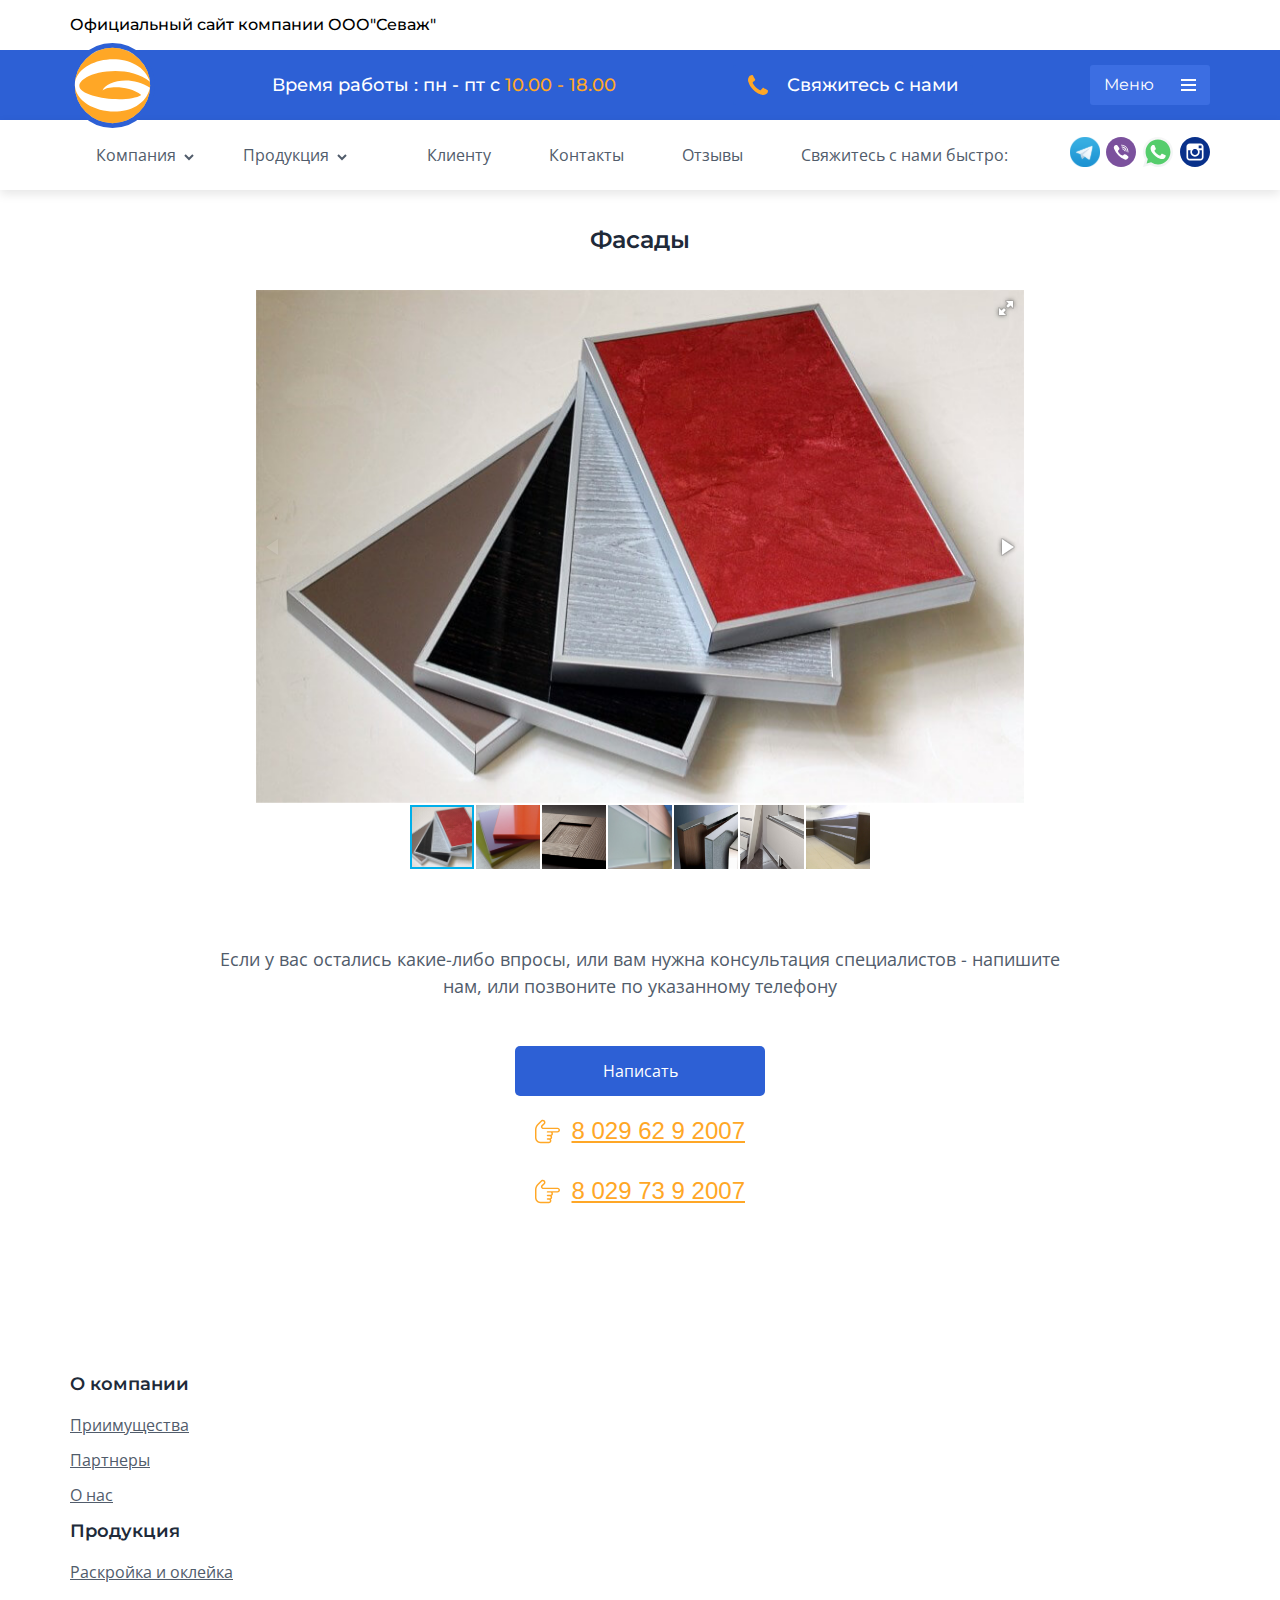
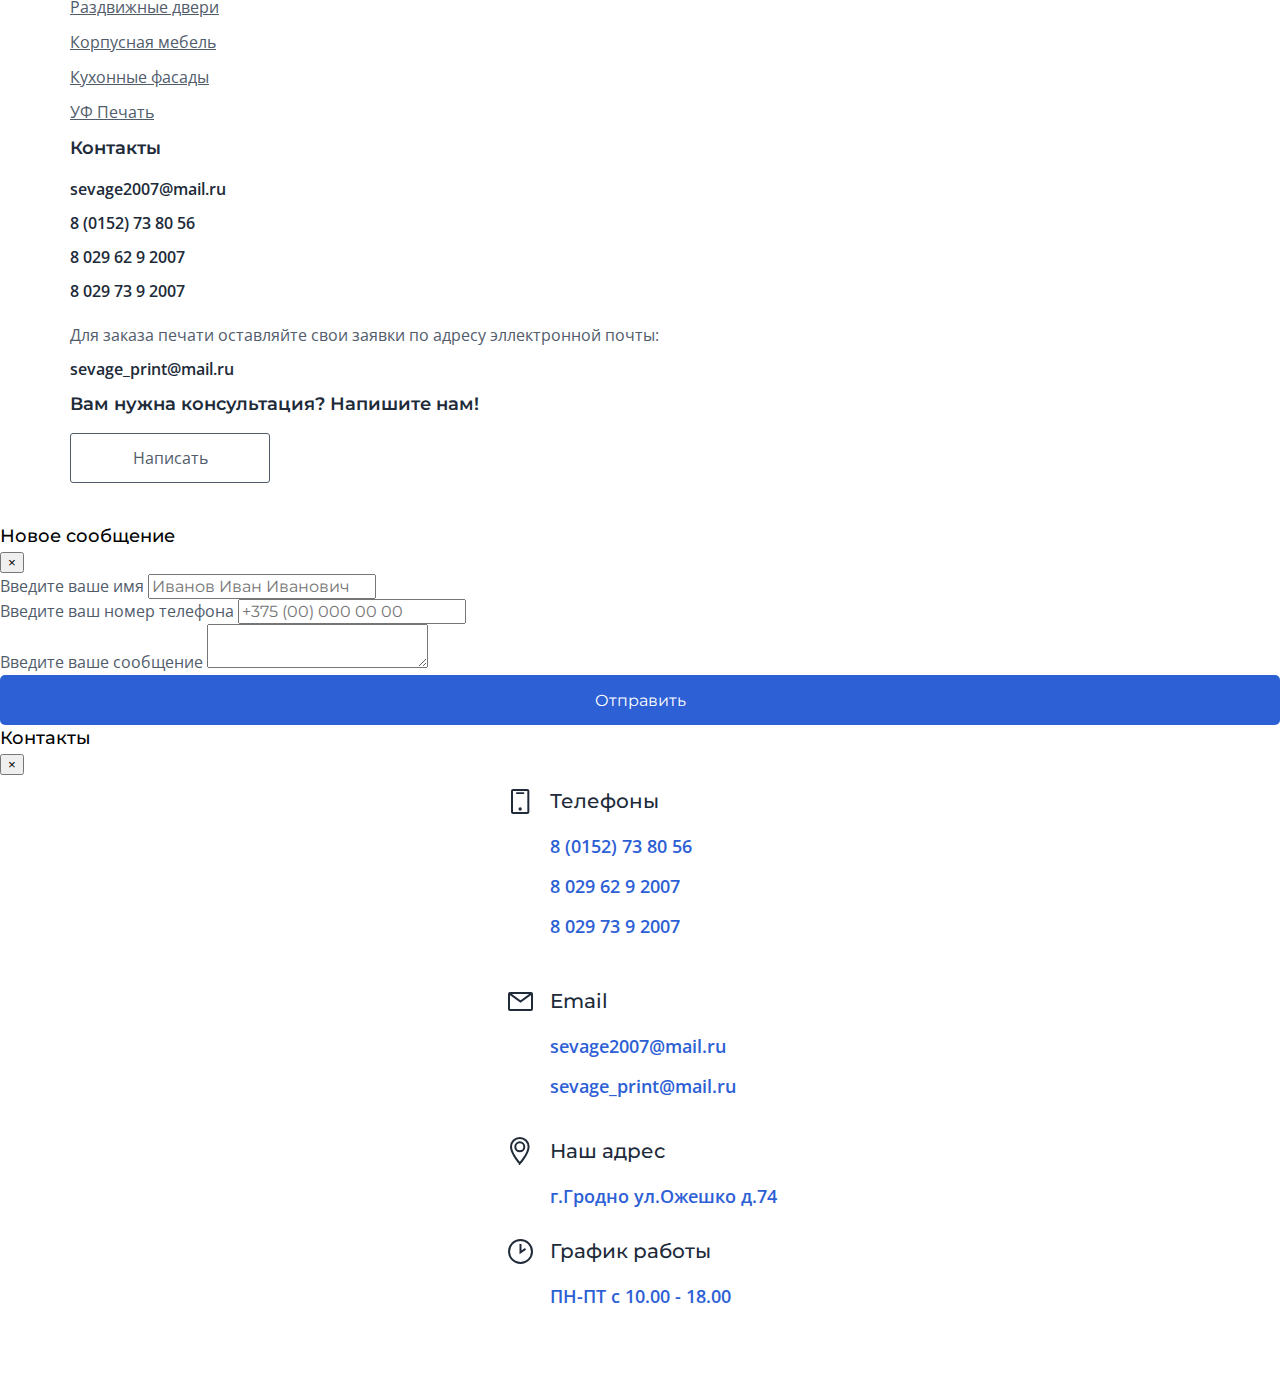
<file: fasad.html>
<!doctype html>
<html lang="en">
<head>
    <!-- Required meta tags -->
    <meta charset="utf-8">
    <meta name="viewport" content="width=device-width, initial-scale=1, shrink-to-fit=no">
    <!-- Bootstrap CSS -->
    <link rel="stylesheet" href="https://stackpath.bootstrapcdn.com/bootstrap/4.1.3/css/bootstrap.min.css" integrity="sha384-MCw98/SFnGE8fJT3GXwEOngsV7Zt27NXFoaoApmYm81iuXoPkFOJwJ8ERdknLPMO" crossorigin="anonymous">
    <!-- Main CSS -->
    <link rel="stylesheet" href="./libs/fotorama/fotorama.css">
    <link rel="stylesheet" href="./css/main.css">
    
   
    <link href="https://fonts.googleapis.com/css?family=Montserrat:400,500,600|Open+Sans:400,600&amp;subset=cyrillic" rel="stylesheet">

    <link rel="shortcut icon" href="./img/icons/favicon.png" type="image/png">

    <title>Корпусная мебель</title>
</head>

<!-- Navbar -->
<!-- Navbar -->
<div class="myNavbar">
    <div class="wrapp-company">
        <div class="company">
            <h5 class="text-company">Официальный сайт компании ООО"Севаж"</h5>
        </div>
    </div>
    <div class="wrapp-navBlue">
       <div class="navBlue">
            <a href="./index.html" class="logo">
                <img src="./img/logofix.svg" alt="" width="85px" height="85px">
            </a>
            <div class="work-time">
                    <p class="text-mons-white">Время работы : пн - пт с  <span class="text-mons-yellow">10.00 - 18.00</span></p>
            </div>
            <button class="callUs" data-toggle="modal" data-target="#callUsModal">
                <img src="./img/icons/callUs-icon.svg" alt="">
                <span class="text-mons-white">Свяжитесь с нами</span>
            </button>
            <div class="menu-btn" onclick="openNav()">
                <span class="text-mons-menu">Меню</span>
                <img src="./img/icons/menu-icon.svg" alt="">
            </div>
            <div id="mySidenav" class="sidenav">
                    <a href="javascript:void(0)" class="closebtn" onclick="closeNav()">&times;</a>
                    <div class="wrapp-mySlidenav">
                        <button class="accordion"><span class="title-accordion">Компания</span></button>
                    <div class="panel">
                            <a href="#work-scroll"><p class="text-sans-navSlide">Преимущества</p></a>
                            <a href="#partners-scroll"><p class="text-sans-navSlide">Партнеры</p></a>
                            <a href="#about-scroll"><p class="text-sans-navSlide">О нас</p></a>
                    </div>
                    <button class="accordion"><span class="title-accordion">Продукция</span></button>
                    <div class="panel">
                            <a href="./raskroi.html"><p class="text-sans-navSlide">Раскройк оклейка</p></a>
                            <a href="#"><p class="text-sans-navSlide">Конструктор</p></a>
                            <a href="./corpus.html"><p class="text-sans-navSlide">Корпусная мебель</p></a>
                            <a href="./fasad.html"><p class="text-sans-navSlide">Кухонные фасады</p></a>
                            <a href="./uf.html"><p class="text-sans-navSlide">УФ Печать</p></a>
                    </div>
                    <a href="#work-scroll" class="text-sans-navSlide">Сервисы</a>
                    <a href="./questions.html" class="text-sans-navSlide">Клиенту</a>
                    <a href="./contacts.html" class="text-sans-navSlide">Контакты</a>
                    <button class="callUsSlide" data-toggle="modal" data-target="#callUsModal">
                            <img src="./img/icons/callUs-icon.svg" alt="">
                            <span class="text-mons-whiteSlide">Свяжитесь с нами</span>
                    </button>
                    </div>
            </div>
       </div>
    </div>
    <div class="wrapp-navWhite">
       <div class="navWhite">
        <div class="dropdown">
            <button class="dropbtn"><span class="text-sans-nav">Компания</span> <img src="./img/icons/drop-arow.svg" class="drop-arow" alt=""></button>
            <div class="dropdown-content">
              <a href="#" class="text-sans-drop">Преимущества</a>
              <a href="#partners-scroll" class="text-sans-drop">Партнеры</a>
              <a href="#about-scroll" class="text-sans-drop">О нас</a>
            </div>
        </div>
        <div class="dropdown">
            <button class="dropbtn"><span class="text-sans-nav">Продукция</span> <img src="./img/icons/drop-arow.svg" class="drop-arow" alt=""></button>
            <div class="dropdown-content">
              <a href="./raskroi.html" class="text-sans-drop">Раскрой и оклейка</a>
              <a href="#" class="text-sans-drop">Конструктор</a>
              <a href="./furniture.html" class="text-sans-drop">Корпусная мебель</a>
              <a href="./fasad.html" class="text-sans-drop">Кухонные фасады</a>
              <a href="./uf.html" class="text-sans-drop">УФ Печать</a>
            </div>
        </div>
        <div class="linksNavbar">
            <a href="./questions.html">
                <span class="text-sans-nav">Клиенту</span>
            </a>
            <a href="./contacts.html">
                <span class="text-sans-nav">Контакты</span>
            </a>
            <a href="#">
                <span class="text-sans-nav">Отзывы</span>
            </a>
            <a href="#">
                <span class="text-sans-nav">Свяжитесь с нами быстро:</span>
            </a>
        </div>
        <div class="messengers">
            <a href="#"><img src="./img/icons/telegram.svg" alt=""></a>
            <a href="viber://add?number=375445846629" href="viber://chat?number=375297392007" ><img src="./img/icons/viber.svg" alt=""></a>
            <a href="https://api.whatsapp.com/send?phone=375296292007"><img src="./img/icons/whatsapp.svg" alt=""></a>
            <a href="https://www.instagram.com/sevag2007/?hl=ru"><img src="./img/icons/instagram-logo.svg" alt=""></a>
        </div>
       </div>
    </div>
</div>

    <div class="position">
        <div class="position-title">
            <h2 class="title">Фасады</h2>
        </div>
        <div class="position-fotorama">
            <div class="fotorama"
            data-nav="thumbs"
            data-autoplay="true"
            data-fit="contain"
            data-allowfullscreen="true"
            data-width="100%">
                <img src="./img/position-img/fasad/1-min.jpg " alt="">
                <img src="./img/position-img/fasad/2-min.jpg" alt="">
                <img src="./img/position-img/fasad/3-min.jpg" alt="">
                <img src="./img/position-img/fasad/4-min.jpg" alt="">
                <img src="./img/position-img/fasad/5-min.jpg" alt="">
                <img src="./img/position-img/fasad/6-min.jpg" alt="">
                <img src="./img/position-img/fasad/7-min.jpg" alt="">
              </div>
        </div>
    </div>
    
    <div class="callBack-wrapper">
        <div class="callBack">
            <div class="callBack-text">
                <p class="text-sans-callBack">Если у вас остались какие-либо впросы, или вам нужна консультация специалистов - напишите нам, или позвоните по указанному телефону</p>
            </div>
            <div class="callBack-buttons">
                <div class="callBack-send">
                    <button class="callBack-send-btn" data-toggle="modal" data-target="#exampleModalFooter" data-whatever="@mdo">Написать</button>
                </div>
                <div class="callBack-number">
                    <div class="callBack-number-btn">
                        <img src="./img/icons/pointer.svg" alt="">
                        <a href="tel:8 029 62 9 2007" class="number-link">8 029 62 9 2007</a>
                    </div>
                </div>
                <div class="callBack-number">
                    <div class="callBack-number-btn">
                        <img src="./img/icons/pointer.svg" alt="">
                        <a href="tel:8 029 73 9 2007" class="number-link">8 029 73 9 2007</a>
                    </div>
                </div>
            </div>
        </div>
    </div>

    <footer>
            <div class="wrapp-footer">
                <div class="footer">
                    <div class="row">
                        <div class="col col-12 col-sm-12 col-md-4 col-lg-2">
                            <h3 class="title-footer">О компании</h3>
                            <div class="link">
                                <a href="#" class="link-footer">Приимущества</a>
                            </div>
                            <div class="link">
                                <a href="#" class="link-footer">Партнеры</a>
                            </div>
                            <div class="link">
                                <a href="#" class="link-footer">О нас</a>
                            </div>   
                        </div>
                        <div class="col col-12 col-sm-12 col-md-4 col-lg-2">
                            <h3 class="title-footer">Продукция</h3>
                            <div class="link">
                                <a href="#" class="link-footer">Раскройка и оклейка</a>
                            </div>
                            <div class="link">
                                <a href="#" class="link-footer">Раздвижные двери</a>
                            </div>
                            <div class="link">
                                <a href="#" class="link-footer">Корпусная мебель</a>
                            </div> 
                            <div class="link">
                                <a href="#" class="link-footer">Кухонные фасады</a>
                            </div> 
                            <div class="link">
                                <a href="#" class="link-footer">УФ Печать</a>
                            </div>   
                        </div>
                        <div class="col col-12 col-sm-12 col-md-4 col-lg-2">
                            <h3 class="title-footer">Контакты</h3>
                            <div class="link">
                                <p class="link-number">
                                        sevage2007@mail.ru
                                </p>
                            </div>
                            <div class="link">
                                <p class="link-number">8 (0152) 73 80 56</p>
                            </div>
                            <div class="link">
                                <p class="link-number">8 029 62 9 2007</p>
                            </div>
                            <div class="link">
                                <p class="link-number">8 029 73 9 2007</p>
                            </div> 
                            <div class="link">
                                <p></p>
                            </div>
                        </div>
                        <div class="col col-12 col-sm-12 col-md-6 col-lg-3">
                                <div class="link">
                                        <p class="text-footer">
                                            Для заказа печати оставляйте свои заявки по адресу эллектронной почты:
                                        </p>
                                    </div>
                                <div class="link">
                                        <p class="link-number">sevage_print@mail.ru</p>
                                </div> 
                        </div>
                        <div class="col col-12 col-sm-12 col-md-6 col-lg-3">
                                <h3 class="title-footer">Вам нужна консультация? Напишите нам!</h3>
                                <button type="button" class="footerBtnSend" data-toggle="modal" data-target="#exampleModalFooter" data-whatever="@mdo"><span class="text-footer">Написать</span></button>      
                        </div>
                    </div>
                </div>
            </div>
        </footer>
    
        <!-- Modal Form -->
        <div class="modal fade" id="exampleModalFooter" tabindex="-1" role="dialog" aria-labelledby="exampleModalLabel" aria-hidden="true">
            <div class="modal-dialog" role="document">
                <div class="modal-content">
                <div class="modal-header">
                    <h5 class="modal-title" id="exampleModalLabel">Новое сообщение</h5>
                    <button type="button" class="close" data-dismiss="modal" aria-label="Close">
                    <span aria-hidden="true">&times;</span>
                    </button>
                </div>
                <div class="modal-body">
                    <form>
                        <div class="form-group">
                        <label for="recipient-name" class="col-form-label">Введите ваше имя </label>
                        <input type="text" class="form-control" id="recipient-name" placeholder="Иванов Иван Иванович">
                    </div>
                    <div class="form-group">
                        <label for="recipient-name" class="col-form-label">Введите ваш номер телефона</label>
                        <input type="text" class="form-control" id="recipient-name" placeholder="+375 (00) 000 00 00">
                    </div>
                    <div class="form-group">
                        <label for="message-text" class="col-form-label">Введите ваше сообщение</label>
                        <textarea class="form-control" id="message-text"></textarea>
                    </div>
                    </form>
                </div>
                <div class="modal-footer">
                    <button type="button" class="btn-send">Отправить</button>
                </div>
                </div>
            </div>
        </div>
    
        <!-- Modal Contact Information Window-->
        <div class="modal fade" id="callUsModal" tabindex="-1" role="dialog" aria-labelledby="exampleModalLabel" aria-hidden="true">
            <div class="modal-dialog" role="document">
            <div class="modal-content">
                <div class="modal-header">
                <h5 class="modal-title" id="exampleModalLabel">Контакты</h5>
                <button type="button" class="close" data-dismiss="modal" aria-label="Close">
                    <span aria-hidden="true">&times;</span>
                </button>
                </div>
                <div class="modal-body">
                <div class="wrapper-modalContacts">
                    <div class="modalContacts">
                        <div class="phones">
                            <div class="phones-title">
                                <div class="phones-title-img">
                                    <img src="./img/icons/modalIcons/phone-icon.svg" alt="">
                                </div>
                                <div class="phones-title-text">
                                    <h4 class="text-mons-modal">Телефоны</h4>
                                </div>
                            </div>
                            <div class="phones-numbers">
                                <div class="phones-numbers-items">
                                <p class="text-sans-item">8 (0152) 73 80 56</p> 
                                </div>
                                <div class="phones-numbers-items">
                                <p class="text-sans-item">8 029 62 9 2007</p> 
                                </div>
                                <div class="phones-numbers-items">
                                <p class="text-sans-item">8 029 73 9 2007</p>     
                                </div>
                            </div>
                        </div>
                        <div class="email">
                            <div class="email-title">
                                <div class="email-title-img">
                                    <img src="./img/icons/modalIcons/mail-icon.svg" alt="">
                                </div>
                                <div class="email-title-text">
                                    <h4 class="text-mons-modal">Email</h4>
                                </div>
                            </div>
                            <div class="email-post">
                                <div class="email-post-item">
                                    <p class="text-sans-item">sevage2007@mail.ru</p>
                                </div>
                                <div class="email-post-item">
                                    <p class="text-sans-item">sevage_print@mail.ru</p>
                                </div>
                            </div>
                        </div>
                        <div class="location">
                            <div class="location-title">
                                <div class="location-title-img">
                                    <img src="./img/icons/modalIcons/location-icon.svg" alt="">
                                </div>
                                <div class="location-title-text">
                                    <h4 class="text-mons-modal">Наш адрес</h4>
                                </div>
                            </div>
                            <div class="location-street">
                                <div class="location-street-item">
                                    <p class="text-sans-item">г.Гродно ул.Ожешко д.74</p>
                                </div>
                            </div>
                        </div>
                        <div class="worktime">
                            <div class="worktime-title">
                                <div class="worktime-title-img">
                                    <img src="./img/icons/modalIcons/worktime-icon.svg" alt="">
                                </div>
                                <div class="worktime-title-text">
                                    <h4 class="text-mons-modal">График работы</h4>
                                </div>
                            </div>
                            <div class="worktime-tabl">
                                <div class="worktime-tabl-item">
                                    <p class="text-sans-item">ПН-ПТ с 10.00 - 18.00</p>
                                </div>
                            </div>
                        </div>
                    </div>
                </div>
                </div>
            </div>
            </div>
        </div>
    
    <!-- Optional JavaScript -->
    <!-- jQuery first, then Popper.js, then Bootstrap JS -->
    <script src="https://code.jquery.com/jquery-3.3.1.slim.min.js" integrity="sha384-q8i/X+965DzO0rT7abK41JStQIAqVgRVzpbzo5smXKp4YfRvH+8abtTE1Pi6jizo" crossorigin="anonymous"></script>
    <script src="https://cdnjs.cloudflare.com/ajax/libs/popper.js/1.14.3/umd/popper.min.js" integrity="sha384-ZMP7rVo3mIykV+2+9J3UJ46jBk0WLaUAdn689aCwoqbBJiSnjAK/l8WvCWPIPm49" crossorigin="anonymous"></script>
    <script src="https://stackpath.bootstrapcdn.com/bootstrap/4.1.3/js/bootstrap.min.js" integrity="sha384-ChfqqxuZUCnJSK3+MXmPNIyE6ZbWh2IMqE241rYiqJxyMiZ6OW/JmZQ5stwEULTy" crossorigin="anonymous"></script>
    <!-- Main JS -->

    <script src="http://ajax.googleapis.com/ajax/libs/jquery/1.11.1/jquery.min.js"></script> <!-- 33 KB -->
    <script src="./libs/fotorama/fotorama.js"></script>
    <script src="./js/main.js"></script>
</body>

</html>
</file>
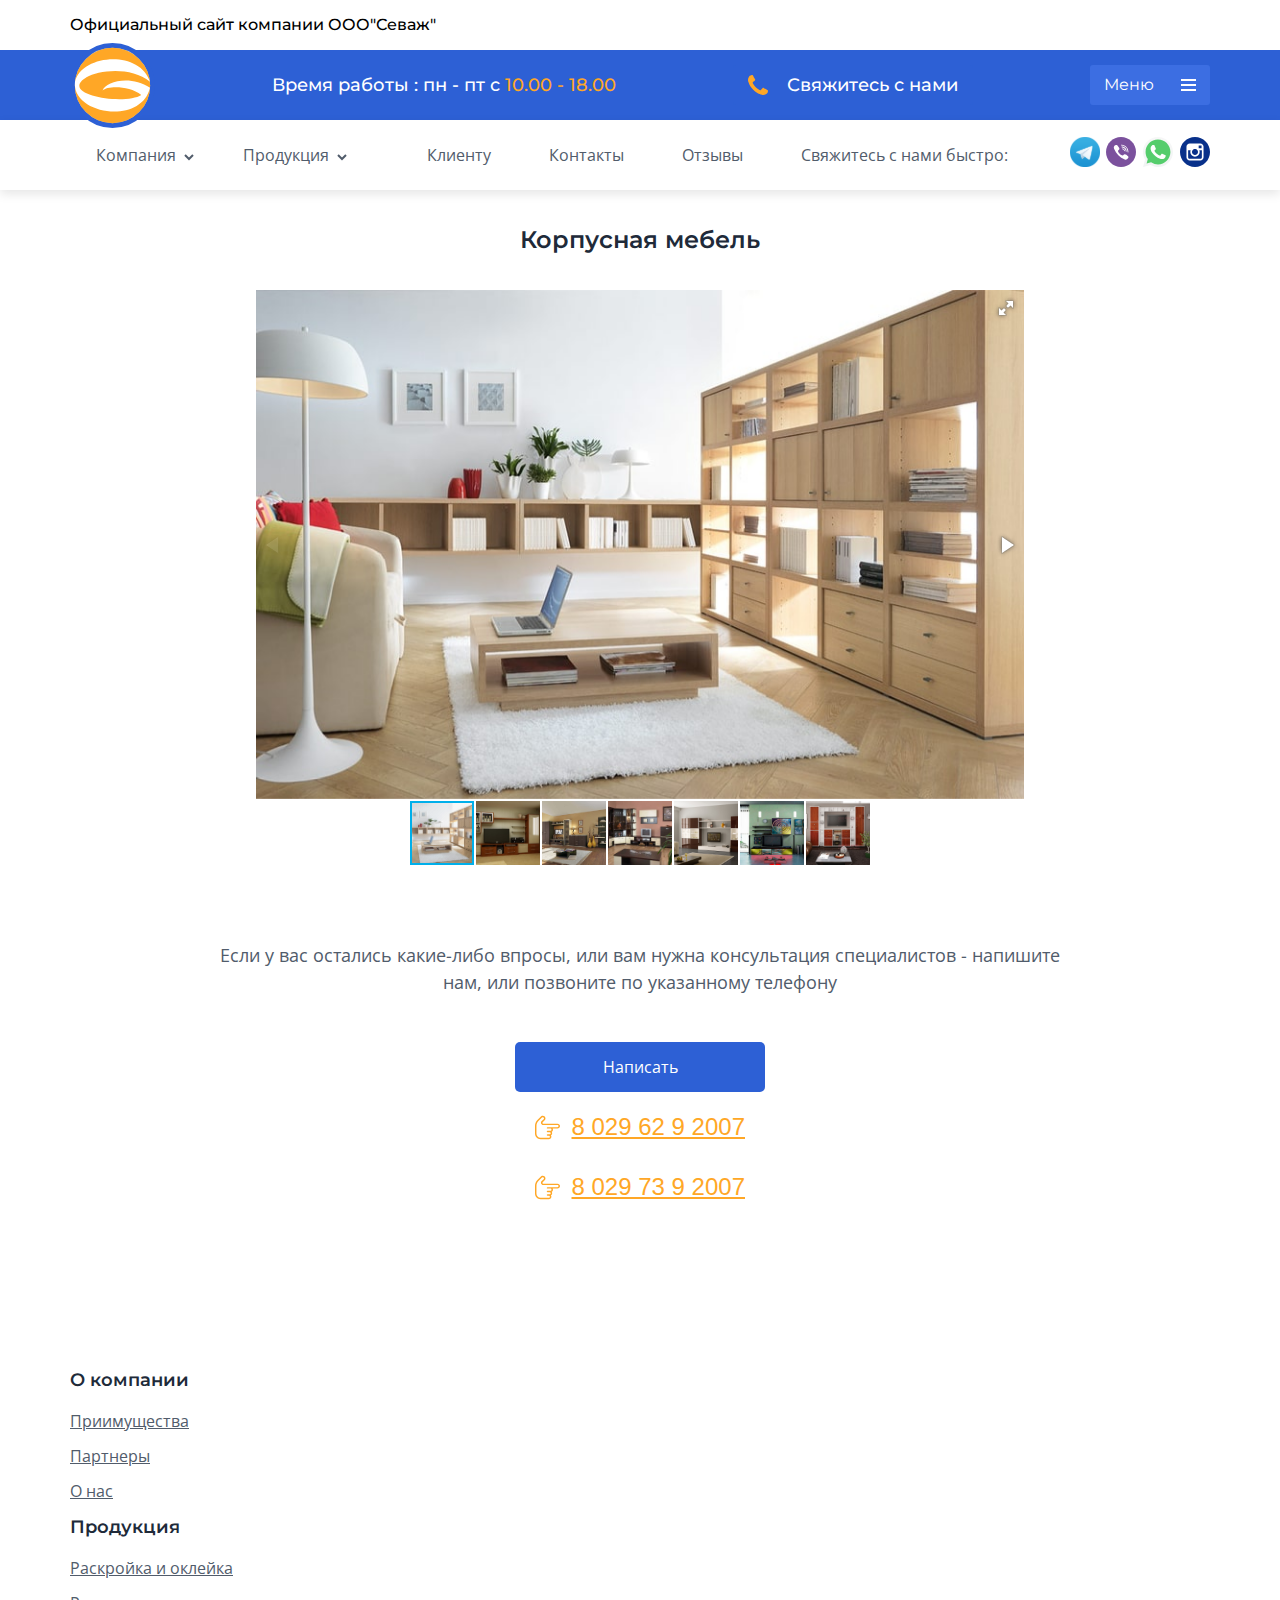
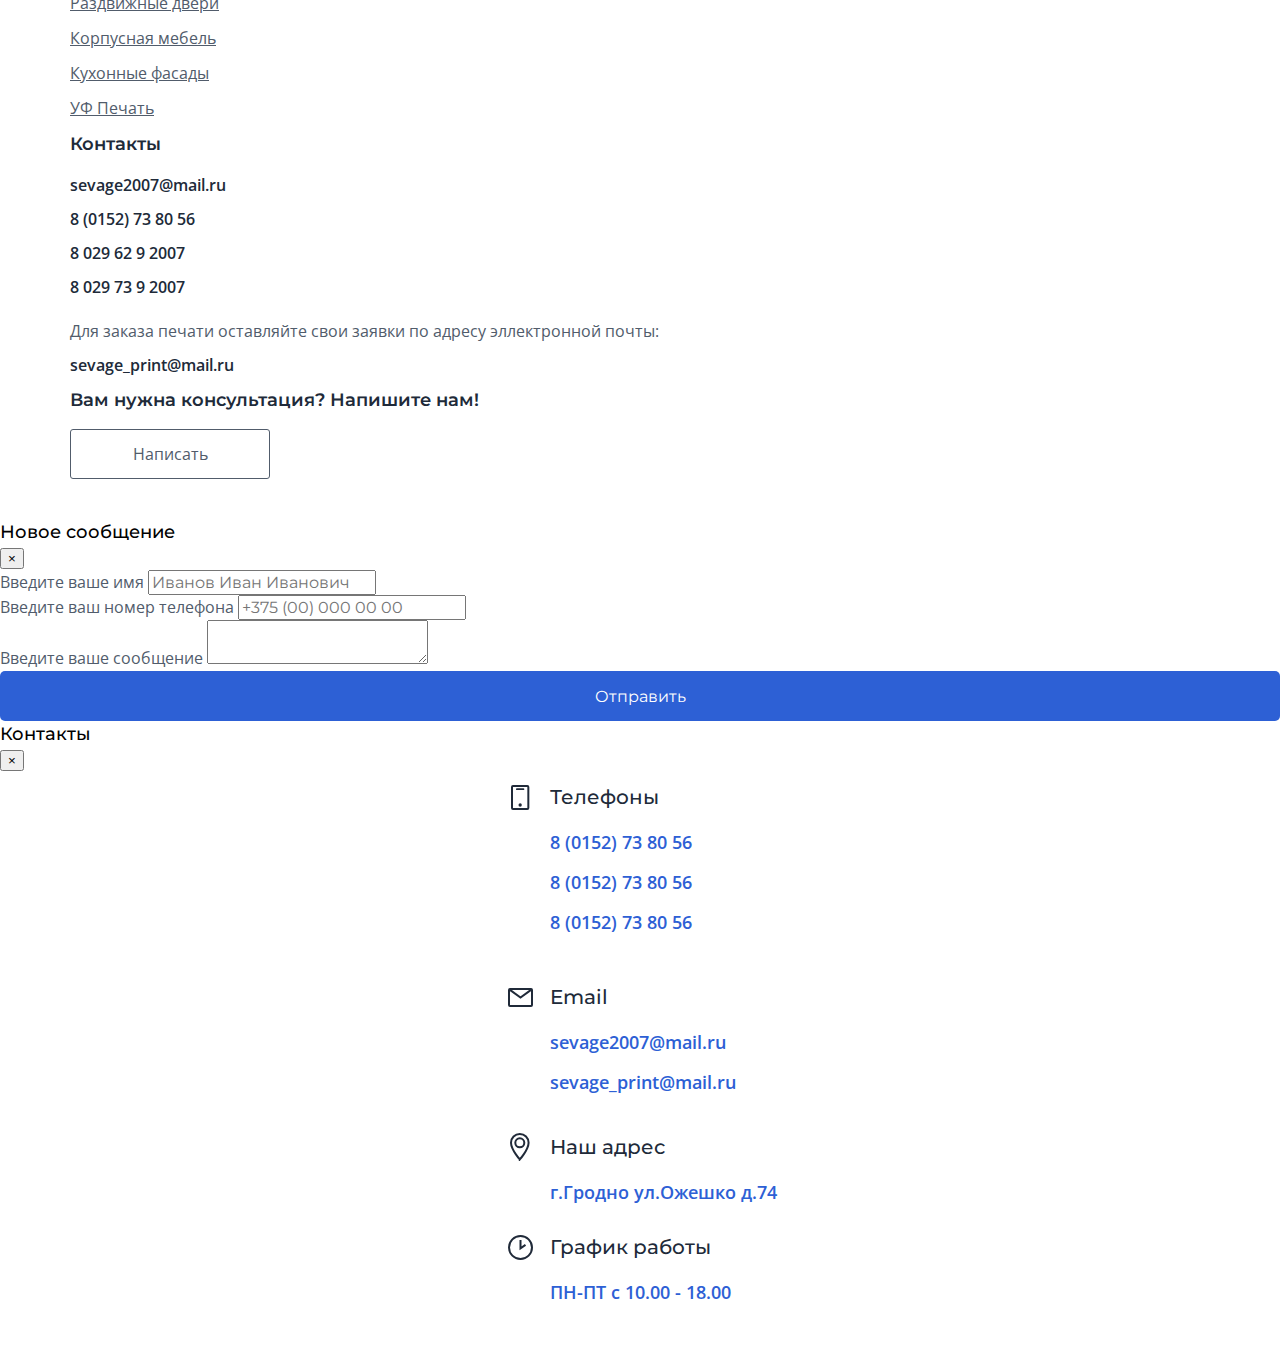
<file: furniture.html>
<!doctype html>
<html lang="en">
<head>
    <!-- Required meta tags -->
    <meta charset="utf-8">
    <meta name="viewport" content="width=device-width, initial-scale=1, shrink-to-fit=no">
    <!-- Bootstrap CSS -->
    <link rel="stylesheet" href="https://stackpath.bootstrapcdn.com/bootstrap/4.1.3/css/bootstrap.min.css" integrity="sha384-MCw98/SFnGE8fJT3GXwEOngsV7Zt27NXFoaoApmYm81iuXoPkFOJwJ8ERdknLPMO" crossorigin="anonymous">
    <!-- Main CSS -->
    <link rel="stylesheet" href="./libs/fotorama/fotorama.css">
    <link rel="stylesheet" href="./css/main.css">
    
   
    <link href="https://fonts.googleapis.com/css?family=Montserrat:400,500,600|Open+Sans:400,600&amp;subset=cyrillic" rel="stylesheet">

    <link rel="shortcut icon" href="./img/icons/favicon.png" type="image/png">

    <title>Корпусная мебель</title>
</head>

<!-- Navbar -->
<!-- Navbar -->
<div class="myNavbar">
    <div class="wrapp-company">
        <div class="company">
            <h5 class="text-company">Официальный сайт компании ООО"Севаж"</h5>
        </div>
    </div>
    <div class="wrapp-navBlue">
       <div class="navBlue">
            <a href="./index.html" class="logo">
                <img src="./img/logofix.svg" alt="" width="85px" height="85px">
            </a>
            <div class="work-time">
                    <p class="text-mons-white">Время работы : пн - пт с  <span class="text-mons-yellow">10.00 - 18.00</span></p>
            </div>
            <button class="callUs" data-toggle="modal" data-target="#callUsModal">
                <img src="./img/icons/callUs-icon.svg" alt="">
                <span class="text-mons-white">Свяжитесь с нами</span>
            </button>
            <div class="menu-btn" onclick="openNav()">
                <span class="text-mons-menu">Меню</span>
                <img src="./img/icons/menu-icon.svg" alt="">
            </div>
            <div id="mySidenav" class="sidenav">
                    <a href="javascript:void(0)" class="closebtn" onclick="closeNav()">&times;</a>
                    <div class="wrapp-mySlidenav">
                        <button class="accordion"><span class="title-accordion">Компания</span></button>
                    <div class="panel">
                            <a href="#work-scroll"><p class="text-sans-navSlide">Преимущества</p></a>
                            <a href="#partners-scroll"><p class="text-sans-navSlide">Партнеры</p></a>
                            <a href="#about-scroll"><p class="text-sans-navSlide">О нас</p></a>
                    </div>
                    <button class="accordion"><span class="title-accordion">Продукция</span></button>
                    <div class="panel">
                            <a href="./raskroi.html"><p class="text-sans-navSlide">Раскройк оклейка</p></a>
                            <a href="#"><p class="text-sans-navSlide">Конструктор</p></a>
                            <a href="./corpus.html"><p class="text-sans-navSlide">Корпусная мебель</p></a>
                            <a href="./fasad.html"><p class="text-sans-navSlide">Кухонные фасады</p></a>
                            <a href="./uf.html"><p class="text-sans-navSlide">УФ Печать</p></a>
                    </div>
                    <a href="#work-scroll" class="text-sans-navSlide">Сервисы</a>
                    <a href="./questions.html" class="text-sans-navSlide">Клиенту</a>
                    <a href="./contacts.html" class="text-sans-navSlide">Контакты</a>
                    <button class="callUsSlide" data-toggle="modal" data-target="#callUsModal">
                            <img src="./img/icons/callUs-icon.svg" alt="">
                            <span class="text-mons-whiteSlide">Свяжитесь с нами</span>
                    </button>
                    </div>
            </div>
       </div>
    </div>
    <div class="wrapp-navWhite">
       <div class="navWhite">
        <div class="dropdown">
            <button class="dropbtn"><span class="text-sans-nav">Компания</span> <img src="./img/icons/drop-arow.svg" class="drop-arow" alt=""></button>
            <div class="dropdown-content">
              <a href="#" class="text-sans-drop">Преимущества</a>
              <a href="#partners-scroll" class="text-sans-drop">Партнеры</a>
              <a href="#about-scroll" class="text-sans-drop">О нас</a>
            </div>
        </div>
        <div class="dropdown">
            <button class="dropbtn"><span class="text-sans-nav">Продукция</span> <img src="./img/icons/drop-arow.svg" class="drop-arow" alt=""></button>
            <div class="dropdown-content">
              <a href="./raskroi.html" class="text-sans-drop">Раскрой и оклейка</a>
              <a href="#" class="text-sans-drop">Конструктор</a>
              <a href="./furniture.html" class="text-sans-drop">Корпусная мебель</a>
              <a href="./fasad.html" class="text-sans-drop">Кухонные фасады</a>
              <a href="./uf.html" class="text-sans-drop">УФ Печать</a>
            </div>
        </div>
        <div class="linksNavbar">
            <a href="./questions.html">
                <span class="text-sans-nav">Клиенту</span>
            </a>
            <a href="./contacts.html">
                <span class="text-sans-nav">Контакты</span>
            </a>
            <a href="#">
                <span class="text-sans-nav">Отзывы</span>
            </a>
            <a href="#">
                <span class="text-sans-nav">Свяжитесь с нами быстро:</span>
            </a>
        </div>
        <div class="messengers">
            <a href="#"><img src="./img/icons/telegram.svg" alt=""></a>
            <a href="viber://add?number=375445846629" href="viber://chat?number=375297392007" ><img src="./img/icons/viber.svg" alt=""></a>
            <a href="https://api.whatsapp.com/send?phone=375296292007"><img src="./img/icons/whatsapp.svg" alt=""></a>
            <a href="https://www.instagram.com/sevag2007/?hl=ru"><img src="./img/icons/instagram-logo.svg" alt=""></a>
        </div>
       </div>
    </div>
</div>

<div class="position">
    <div class="position-title">
        <h2 class="title">Корпусная мебель</h2>
    </div>
    <div class="position-fotorama">
        <div class="fotorama"
        data-nav="thumbs"
        data-autoplay="true"
        data-fit="contain"
        data-allowfullscreen="true"
        data-width="100%">
            <img src="./img/position-img/corp/1-min.jpg" alt="">
            <img src="./img/position-img/corp/2-min.jpg" alt="">
            <img src="./img/position-img/corp/3-min.jpg" alt="">
            <img src="./img/position-img/corp/4-min.jpg" alt="">
            <img src="./img/position-img/corp/5-min.jpg" alt="">
            <img src="./img/position-img/corp/6-min.jpg" alt="">
            <img src="./img/position-img/corp/7-min.jpg" alt="">
          </div>
    </div>
</div>
    
<div class="callBack-wrapper">
    <div class="callBack">
        <div class="callBack-text">
            <p class="text-sans-callBack">Если у вас остались какие-либо впросы, или вам нужна консультация специалистов - напишите нам, или позвоните по указанному телефону</p>
        </div>
        <div class="callBack-buttons">
            <div class="callBack-send">
                <button class="callBack-send-btn" data-toggle="modal" data-target="#exampleModalFooter" data-whatever="@mdo">Написать</button>
            </div>
            <div class="callBack-number">
                <div class="callBack-number-btn">
                    <img src="./img/icons/pointer.svg" alt="">
                    <a href="tel:8 029 62 9 2007" class="number-link">8 029 62 9 2007</a>
                </div>
            </div>
            <div class="callBack-number">
                <div class="callBack-number-btn">
                    <img src="./img/icons/pointer.svg" alt="">
                    <a href="tel:8 029 73 9 2007" class="number-link">8 029 73 9 2007</a>
                </div>
            </div>
        </div>
    </div>
</div>


    <footer>
            <div class="wrapp-footer">
                <div class="footer">
                    <div class="row">
                        <div class="col col-12 col-sm-12 col-md-4 col-lg-2">
                            <h3 class="title-footer">О компании</h3>
                            <div class="link">
                                <a href="#" class="link-footer">Приимущества</a>
                            </div>
                            <div class="link">
                                <a href="#" class="link-footer">Партнеры</a>
                            </div>
                            <div class="link">
                                <a href="#" class="link-footer">О нас</a>
                            </div>   
                        </div>
                        <div class="col col-12 col-sm-12 col-md-4 col-lg-2">
                            <h3 class="title-footer">Продукция</h3>
                            <div class="link">
                                <a href="#" class="link-footer">Раскройка и оклейка</a>
                            </div>
                            <div class="link">
                                <a href="#" class="link-footer">Раздвижные двери</a>
                            </div>
                            <div class="link">
                                <a href="./furniture.html" class="link-footer">Корпусная мебель</a>
                            </div> 
                            <div class="link">
                                <a href="#" class="link-footer">Кухонные фасады</a>
                            </div> 
                            <div class="link">
                                <a href="#" class="link-footer">УФ Печать</a>
                            </div>   
                        </div>
                        <div class="col col-12 col-sm-12 col-md-4 col-lg-2">
                            <h3 class="title-footer">Контакты</h3>
                            <div class="link">
                                <p class="link-number">
                                        sevage2007@mail.ru
                                </p>
                            </div>
                            <div class="link">
                                <p class="link-number">8 (0152) 73 80 56</p>
                            </div>
                            <div class="link">
                                <p class="link-number">8 029 62 9 2007</p>
                            </div>
                            <div class="link">
                                <p class="link-number">8 029 73 9 2007</p>
                            </div> 
                            <div class="link">
                                <p></p>
                            </div>
                        </div>
                        <div class="col col-12 col-sm-12 col-md-6 col-lg-3">
                                <div class="link">
                                        <p class="text-footer">
                                            Для заказа печати оставляйте свои заявки по адресу эллектронной почты:
                                        </p>
                                    </div>
                                <div class="link">
                                        <p class="link-number">sevage_print@mail.ru</p>
                                </div> 
                        </div>
                        <div class="col col-12 col-sm-12 col-md-6 col-lg-3">
                                <h3 class="title-footer">Вам нужна консультация? Напишите нам!</h3>
                                <button type="button" class="footerBtnSend" data-toggle="modal" data-target="#exampleModalFooter" data-whatever="@mdo"><span class="text-footer">Написать</span></button>      
                        </div>
                    </div>
                </div>
            </div>
        </footer>
    <!-- Modal window -->
        <div class="modal fade" id="exampleModalFooter" tabindex="-1" role="dialog" aria-labelledby="exampleModalLabel" aria-hidden="true">
            <div class="modal-dialog" role="document">
                <div class="modal-content">
                <div class="modal-header">
                    <h5 class="modal-title" id="exampleModalLabel">Новое сообщение</h5>
                    <button type="button" class="close" data-dismiss="modal" aria-label="Close">
                    <span aria-hidden="true">&times;</span>
                    </button>
                </div>
                <div class="modal-body">
                    <form>
                        <div class="form-group">
                        <label for="recipient-name" class="col-form-label">Введите ваше имя </label>
                        <input type="text" class="form-control" id="recipient-name" placeholder="Иванов Иван Иванович">
                    </div>
                    <div class="form-group">
                        <label for="recipient-name" class="col-form-label">Введите ваш номер телефона</label>
                        <input type="text" class="form-control" id="recipient-name" placeholder="+375 (00) 000 00 00">
                    </div>
                    <div class="form-group">
                        <label for="message-text" class="col-form-label">Введите ваше сообщение</label>
                        <textarea class="form-control" id="message-text"></textarea>
                    </div>
                    </form>
                </div>
                <div class="modal-footer">
                    <button type="button" class="btn-send">Отправить</button>
                </div>
                </div>
            </div>
        </div>

    <!-- Modal Contact Information Window-->
        <div class="modal fade" id="callUsModal" tabindex="-1" role="dialog" aria-labelledby="exampleModalLabel" aria-hidden="true">
            <div class="modal-dialog" role="document">
            <div class="modal-content">
                <div class="modal-header">
                <h5 class="modal-title" id="exampleModalLabel">Контакты</h5>
                <button type="button" class="close" data-dismiss="modal" aria-label="Close">
                    <span aria-hidden="true">&times;</span>
                </button>
                </div>
                <div class="modal-body">
                <div class="wrapper-modalContacts">
                    <div class="modalContacts">
                        <div class="phones">
                            <div class="phones-title">
                                <div class="phones-title-img">
                                    <img src="./img/icons/modalIcons/phone-icon.svg" alt="">
                                </div>
                                <div class="phones-title-text">
                                    <h4 class="text-mons-modal">Телефоны</h4>
                                </div>
                            </div>
                            <div class="phones-numbers">
                                <div class="phones-numbers-items">
                                <p class="text-sans-item">8 (0152) 73 80 56</p> 
                                </div>
                                <div class="phones-numbers-items">
                                <p class="text-sans-item">8 (0152) 73 80 56</p> 
                                </div>
                                <div class="phones-numbers-items">
                                <p class="text-sans-item">8 (0152) 73 80 56</p>     
                                </div>
                            </div>
                        </div>
                        <div class="email">
                            <div class="email-title">
                                <div class="email-title-img">
                                    <img src="./img/icons/modalIcons/mail-icon.svg" alt="">
                                </div>
                                <div class="email-title-text">
                                    <h4 class="text-mons-modal">Email</h4>
                                </div>
                            </div>
                            <div class="email-post">
                                <div class="email-post-item">
                                    <p class="text-sans-item">sevage2007@mail.ru</p>
                                </div>
                                <div class="email-post-item">
                                    <p class="text-sans-item">sevage_print@mail.ru</p>
                                </div>
                            </div>
                        </div>
                        <div class="location">
                            <div class="location-title">
                                <div class="location-title-img">
                                    <img src="./img/icons/modalIcons/location-icon.svg" alt="">
                                </div>
                                <div class="location-title-text">
                                    <h4 class="text-mons-modal">Наш адрес</h4>
                                </div>
                            </div>
                            <div class="location-street">
                                <div class="location-street-item">
                                    <p class="text-sans-item">г.Гродно ул.Ожешко д.74</p>
                                </div>
                            </div>
                        </div>
                        <div class="worktime">
                            <div class="worktime-title">
                                <div class="worktime-title-img">
                                    <img src="./img/icons/modalIcons/worktime-icon.svg" alt="">
                                </div>
                                <div class="worktime-title-text">
                                    <h4 class="text-mons-modal">График работы</h4>
                                </div>
                            </div>
                            <div class="worktime-tabl">
                                <div class="worktime-tabl-item">
                                    <p class="text-sans-item">ПН-ПТ с 10.00 - 18.00</p>
                                </div>
                            </div>
                        </div>
                    </div>
                </div>
                </div>
            </div>
            </div>
        </div>
    
    <!-- Optional JavaScript -->
    <!-- jQuery first, then Popper.js, then Bootstrap JS -->
    <script src="https://code.jquery.com/jquery-3.3.1.slim.min.js" integrity="sha384-q8i/X+965DzO0rT7abK41JStQIAqVgRVzpbzo5smXKp4YfRvH+8abtTE1Pi6jizo" crossorigin="anonymous"></script>
    <script src="https://cdnjs.cloudflare.com/ajax/libs/popper.js/1.14.3/umd/popper.min.js" integrity="sha384-ZMP7rVo3mIykV+2+9J3UJ46jBk0WLaUAdn689aCwoqbBJiSnjAK/l8WvCWPIPm49" crossorigin="anonymous"></script>
    <script src="https://stackpath.bootstrapcdn.com/bootstrap/4.1.3/js/bootstrap.min.js" integrity="sha384-ChfqqxuZUCnJSK3+MXmPNIyE6ZbWh2IMqE241rYiqJxyMiZ6OW/JmZQ5stwEULTy" crossorigin="anonymous"></script>
    <!-- Main JS -->

    <script src="http://ajax.googleapis.com/ajax/libs/jquery/1.11.1/jquery.min.js"></script> <!-- 33 KB -->
    <script src="./libs/fotorama/fotorama.js"></script>
    <script src="./js/main.js"></script>
</body>

</html>
</file>
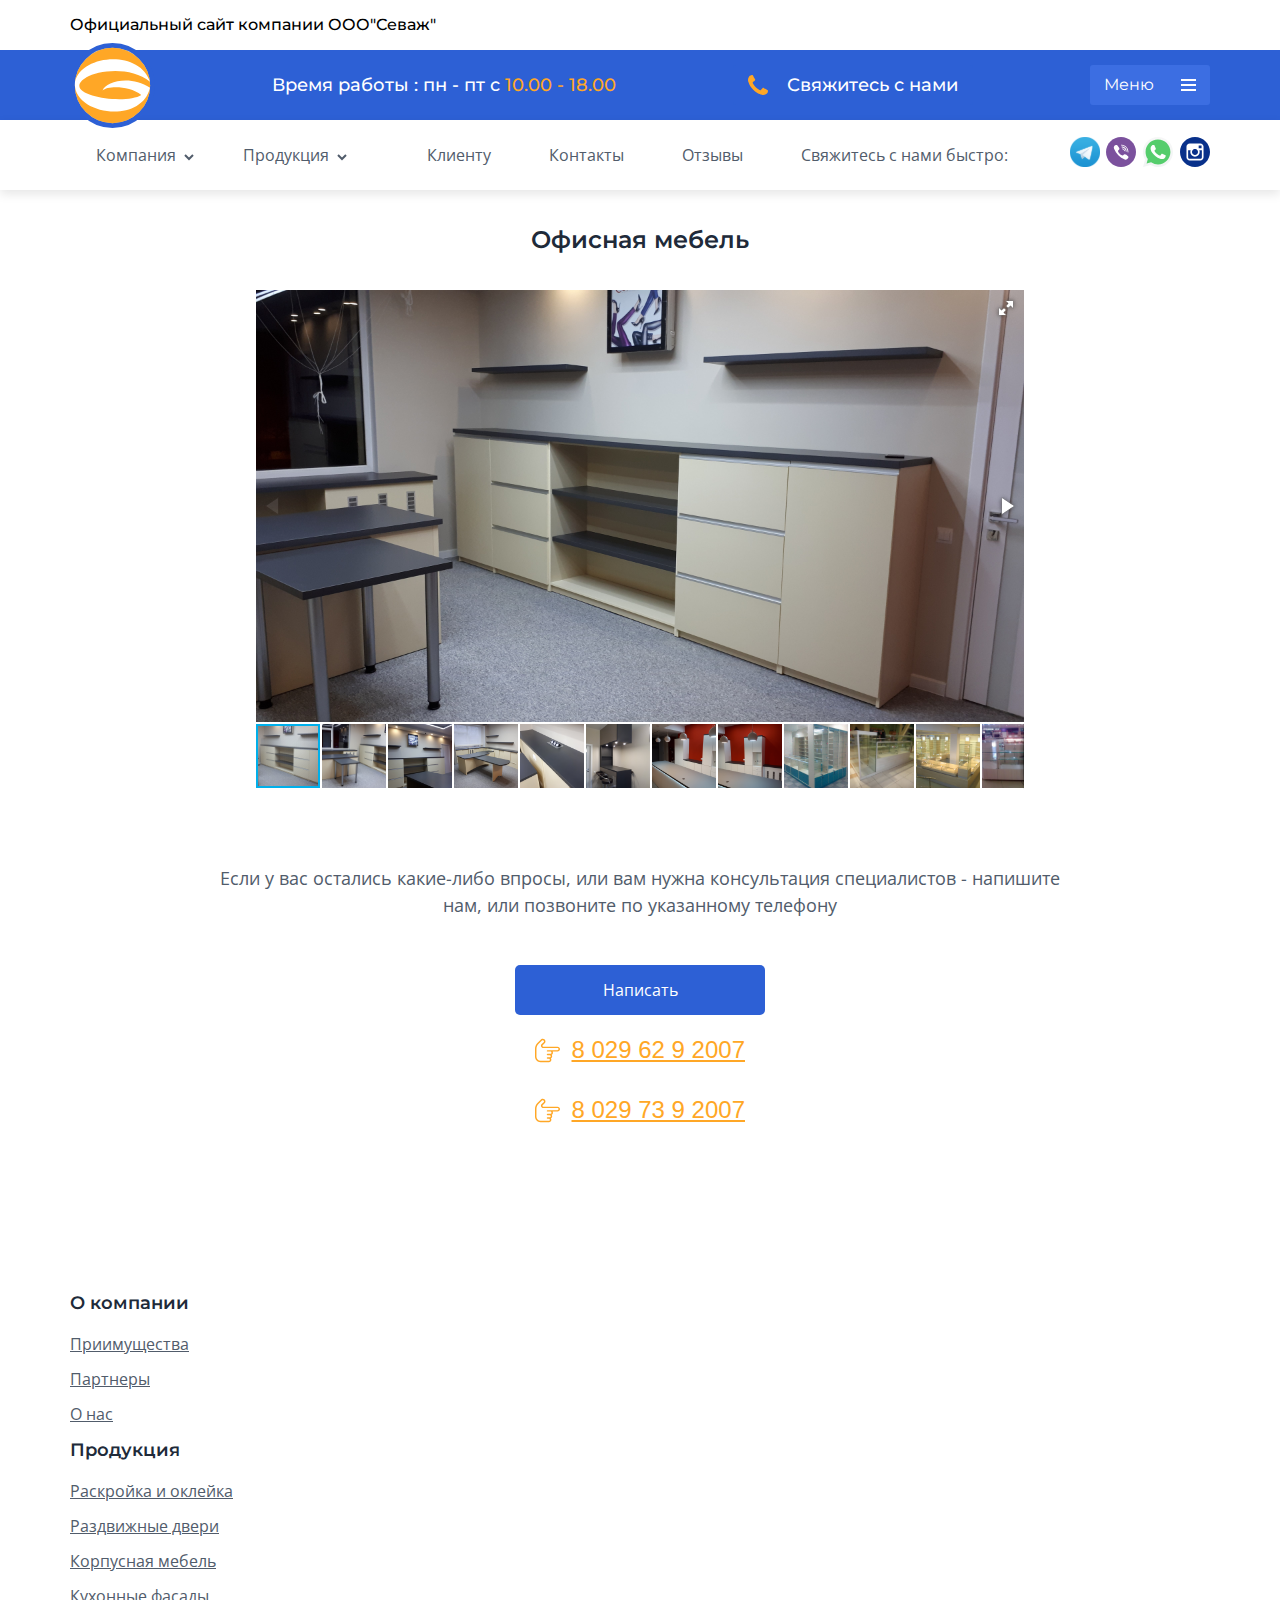
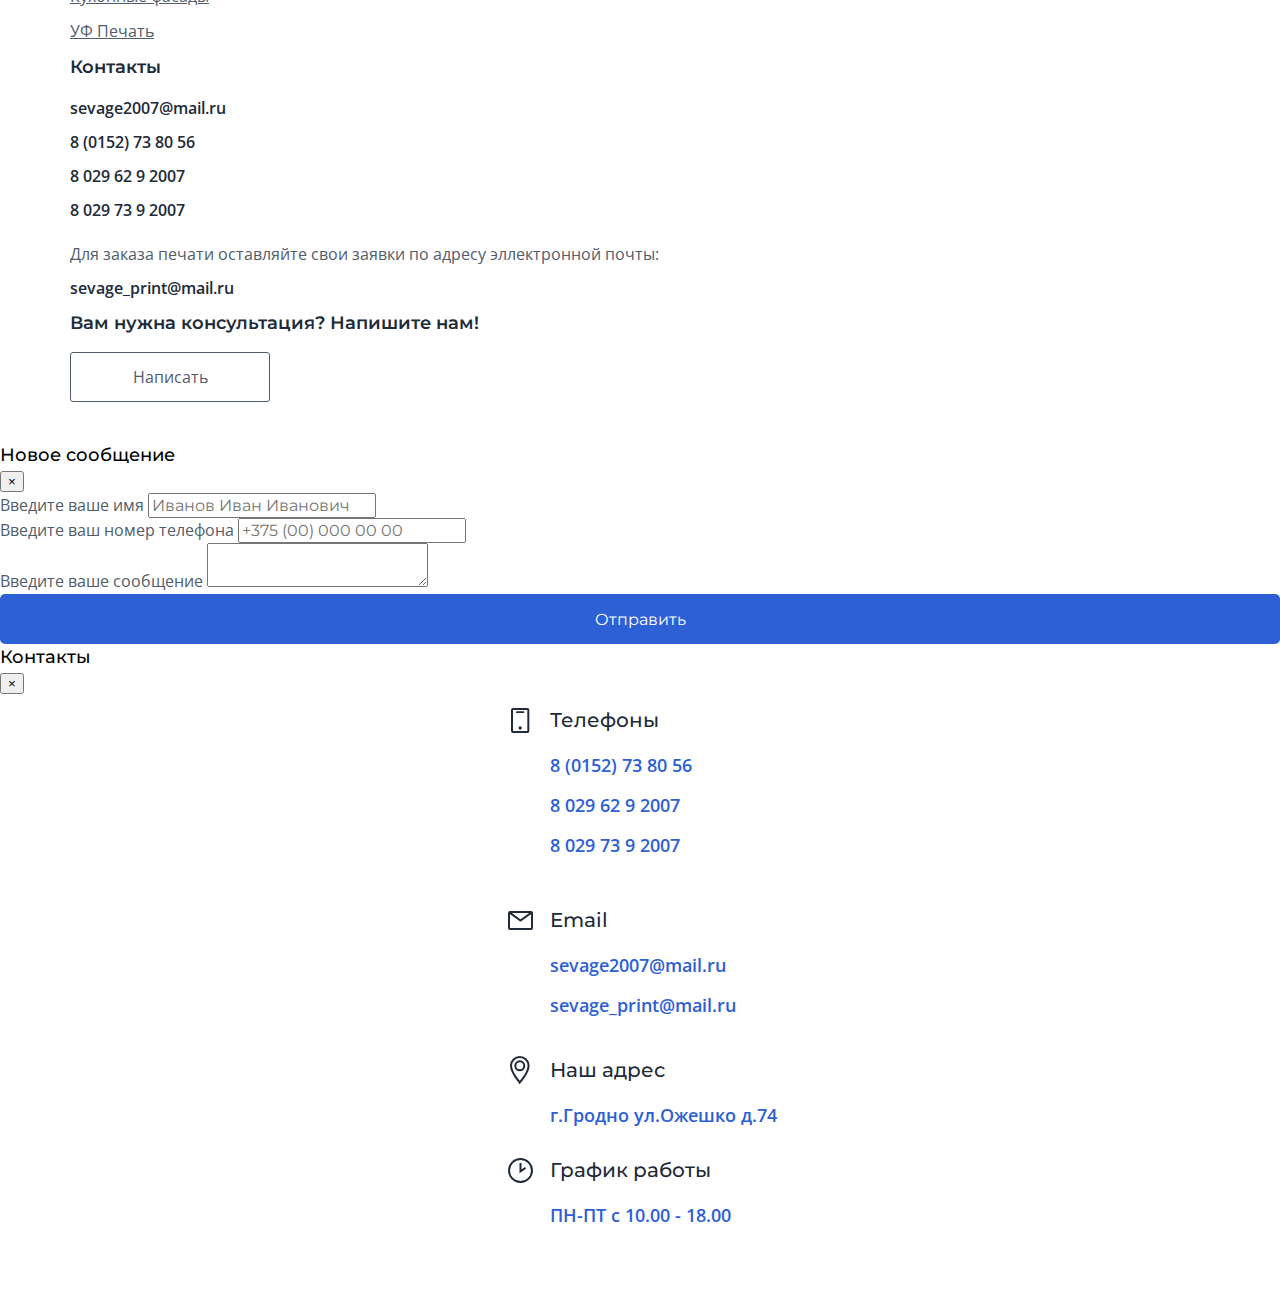
<file: office.html>
<!doctype html>
<html lang="en">
<head>
    <!-- Required meta tags -->
    <meta charset="utf-8">
    <meta name="viewport" content="width=device-width, initial-scale=1, shrink-to-fit=no">
    <!-- Bootstrap CSS -->
    <link rel="stylesheet" href="https://stackpath.bootstrapcdn.com/bootstrap/4.1.3/css/bootstrap.min.css" integrity="sha384-MCw98/SFnGE8fJT3GXwEOngsV7Zt27NXFoaoApmYm81iuXoPkFOJwJ8ERdknLPMO" crossorigin="anonymous">
    <!-- Main CSS -->
    <link rel="stylesheet" href="./libs/fotorama/fotorama.css">
    <link rel="stylesheet" href="./css/main.css">
    
   
    <link href="https://fonts.googleapis.com/css?family=Montserrat:400,500,600|Open+Sans:400,600&amp;subset=cyrillic" rel="stylesheet">

    <link rel="shortcut icon" href="./img/icons/favicon.png" type="image/png">

    <title>Корпусная мебель</title>
</head>

<!-- Navbar -->
<!-- Navbar -->
<div class="myNavbar">
    <div class="wrapp-company">
        <div class="company">
            <h5 class="text-company">Официальный сайт компании ООО"Севаж"</h5>
        </div>
    </div>
    <div class="wrapp-navBlue">
       <div class="navBlue">
            <a href="./index.html" class="logo">
                <img src="./img/logofix.svg" alt="" width="85px" height="85px">
            </a>
            <div class="work-time">
                    <p class="text-mons-white">Время работы : пн - пт с  <span class="text-mons-yellow">10.00 - 18.00</span></p>
            </div>
            <button class="callUs" data-toggle="modal" data-target="#callUsModal">
                <img src="./img/icons/callUs-icon.svg" alt="">
                <span class="text-mons-white">Свяжитесь с нами</span>
            </button>
            <div class="menu-btn" onclick="openNav()">
                <span class="text-mons-menu">Меню</span>
                <img src="./img/icons/menu-icon.svg" alt="">
            </div>
            <div id="mySidenav" class="sidenav">
                    <a href="javascript:void(0)" class="closebtn" onclick="closeNav()">&times;</a>
                    <div class="wrapp-mySlidenav">
                        <button class="accordion"><span class="title-accordion">Компания</span></button>
                    <div class="panel">
                            <a href="#work-scroll"><p class="text-sans-navSlide">Преимущества</p></a>
                            <a href="#partners-scroll"><p class="text-sans-navSlide">Партнеры</p></a>
                            <a href="#about-scroll"><p class="text-sans-navSlide">О нас</p></a>
                    </div>
                    <button class="accordion"><span class="title-accordion">Продукция</span></button>
                    <div class="panel">
                            <a href="./raskroi.html"><p class="text-sans-navSlide">Раскройк оклейка</p></a>
                            <a href="#"><p class="text-sans-navSlide">Конструктор</p></a>
                            <a href="./corpus.html"><p class="text-sans-navSlide">Корпусная мебель</p></a>
                            <a href="./fasad.html"><p class="text-sans-navSlide">Кухонные фасады</p></a>
                            <a href="./uf.html"><p class="text-sans-navSlide">УФ Печать</p></a>
                    </div>
                    <a href="#work-scroll" class="text-sans-navSlide">Сервисы</a>
                    <a href="./questions.html" class="text-sans-navSlide">Клиенту</a>
                    <a href="./contacts.html" class="text-sans-navSlide">Контакты</a>
                    <button class="callUsSlide" data-toggle="modal" data-target="#callUsModal">
                            <img src="./img/icons/callUs-icon.svg" alt="">
                            <span class="text-mons-whiteSlide">Свяжитесь с нами</span>
                    </button>
                    </div>
            </div>
       </div>
    </div>
    <div class="wrapp-navWhite">
       <div class="navWhite">
        <div class="dropdown">
            <button class="dropbtn"><span class="text-sans-nav">Компания</span> <img src="./img/icons/drop-arow.svg" class="drop-arow" alt=""></button>
            <div class="dropdown-content">
              <a href="#" class="text-sans-drop">Преимущества</a>
              <a href="#partners-scroll" class="text-sans-drop">Партнеры</a>
              <a href="#about-scroll" class="text-sans-drop">О нас</a>
            </div>
        </div>
        <div class="dropdown">
            <button class="dropbtn"><span class="text-sans-nav">Продукция</span> <img src="./img/icons/drop-arow.svg" class="drop-arow" alt=""></button>
            <div class="dropdown-content">
              <a href="./raskroi.html" class="text-sans-drop">Раскрой и оклейка</a>
              <a href="#" class="text-sans-drop">Конструктор</a>
              <a href="./furniture.html" class="text-sans-drop">Корпусная мебель</a>
              <a href="./fasad.html" class="text-sans-drop">Кухонные фасады</a>
              <a href="./uf.html" class="text-sans-drop">УФ Печать</a>
            </div>
        </div>
        <div class="linksNavbar">
            <a href="./questions.html">
                <span class="text-sans-nav">Клиенту</span>
            </a>
            <a href="./contacts.html">
                <span class="text-sans-nav">Контакты</span>
            </a>
            <a href="#">
                <span class="text-sans-nav">Отзывы</span>
            </a>
            <a href="#">
                <span class="text-sans-nav">Свяжитесь с нами быстро:</span>
            </a>
        </div>
        <div class="messengers">
            <a href="#"><img src="./img/icons/telegram.svg" alt=""></a>
            <a href="viber://add?number=375445846629" href="viber://chat?number=375297392007" ><img src="./img/icons/viber.svg" alt=""></a>
            <a href="https://api.whatsapp.com/send?phone=375296292007"><img src="./img/icons/whatsapp.svg" alt=""></a>
            <a href="https://www.instagram.com/sevag2007/?hl=ru"><img src="./img/icons/instagram-logo.svg" alt=""></a>
        </div>
       </div>
    </div>
</div>

    <div class="position">
        <div class="position-title">
            <h2 class="title">Офисная мебель</h2>
        </div>
        <div class="position-fotorama">
            <div class="fotorama"
            data-nav="thumbs"
            data-autoplay="true"
            data-fit="contain"
            data-allowfullscreen="true"
            data-width="100%">
                <img src="./img/position-img/office/1-min.jpg" alt="">
                <img src="./img/position-img/office/2-min.jpg" alt="">
                <img src="./img/position-img/office/3-min.jpg" alt="">
                <img src="./img/position-img/office/4-min.jpg" alt="">
                <img src="./img/position-img/office/5-min.jpg" alt="">
                <img src="./img/position-img/office/6-min.jpg" alt="">
                <img src="./img/position-img/office/7-min.jpg" alt="">
                <img src="./img/position-img/office/8-min.jpg" alt="">
                <img src="./img/position-img/office/9-min.jpg" alt="">
                <img src="./img/position-img/office/10-min.jpg" alt="">
                <img src="./img/position-img/office/11-min.jpg" alt="">
                <img src="./img/position-img/office/12-min.jpg" alt="">
                <img src="./img/position-img/office/13-min.jpg" alt="">
                <img src="./img/position-img/office/14-min.jpg" alt="">
                <img src="./img/position-img/office/15-min.jpg" alt="">
              </div>
        </div>

    </div>
    
    <div class="callBack-wrapper">
        <div class="callBack">
            <div class="callBack-text">
                <p class="text-sans-callBack">Если у вас остались какие-либо впросы, или вам нужна консультация специалистов - напишите нам, или позвоните по указанному телефону</p>
            </div>
            <div class="callBack-buttons">
                <div class="callBack-send">
                    <button class="callBack-send-btn" data-toggle="modal" data-target="#exampleModalFooter" data-whatever="@mdo">Написать</button>
                </div>
                <div class="callBack-number">
                    <div class="callBack-number-btn">
                        <img src="./img/icons/pointer.svg" alt="">
                        <a href="tel:8 029 62 9 2007" class="number-link">8 029 62 9 2007</a>
                    </div>
                </div>
                <div class="callBack-number">
                    <div class="callBack-number-btn">
                        <img src="./img/icons/pointer.svg" alt="">
                        <a href="tel:8 029 73 9 2007" class="number-link">8 029 73 9 2007</a>
                    </div>
                </div>
            </div>
        </div>
    </div>

    <footer>
            <div class="wrapp-footer">
                <div class="footer">
                    <div class="row">
                        <div class="col col-12 col-sm-12 col-md-4 col-lg-2">
                            <h3 class="title-footer">О компании</h3>
                            <div class="link">
                                <a href="#" class="link-footer">Приимущества</a>
                            </div>
                            <div class="link">
                                <a href="#" class="link-footer">Партнеры</a>
                            </div>
                            <div class="link">
                                <a href="#" class="link-footer">О нас</a>
                            </div>   
                        </div>
                        <div class="col col-12 col-sm-12 col-md-4 col-lg-2">
                            <h3 class="title-footer">Продукция</h3>
                            <div class="link">
                                <a href="#" class="link-footer">Раскройка и оклейка</a>
                            </div>
                            <div class="link">
                                <a href="#" class="link-footer">Раздвижные двери</a>
                            </div>
                            <div class="link">
                                <a href="#" class="link-footer">Корпусная мебель</a>
                            </div> 
                            <div class="link">
                                <a href="#" class="link-footer">Кухонные фасады</a>
                            </div> 
                            <div class="link">
                                <a href="#" class="link-footer">УФ Печать</a>
                            </div>   
                        </div>
                        <div class="col col-12 col-sm-12 col-md-4 col-lg-2">
                            <h3 class="title-footer">Контакты</h3>
                            <div class="link">
                                <p class="link-number">
                                        sevage2007@mail.ru
                                </p>
                            </div>
                            <div class="link">
                                <p class="link-number">8 (0152) 73 80 56</p>
                            </div>
                            <div class="link">
                                <p class="link-number">8 029 62 9 2007</p>
                            </div>
                            <div class="link">
                                <p class="link-number">8 029 73 9 2007</p>
                            </div> 
                            <div class="link">
                                <p></p>
                            </div>
                        </div>
                        <div class="col col-12 col-sm-12 col-md-6 col-lg-3">
                                <div class="link">
                                        <p class="text-footer">
                                            Для заказа печати оставляйте свои заявки по адресу эллектронной почты:
                                        </p>
                                    </div>
                                <div class="link">
                                        <p class="link-number">sevage_print@mail.ru</p>
                                </div> 
                        </div>
                        <div class="col col-12 col-sm-12 col-md-6 col-lg-3">
                                <h3 class="title-footer">Вам нужна консультация? Напишите нам!</h3>
                                <button type="button" class="footerBtnSend" data-toggle="modal" data-target="#exampleModalFooter" data-whatever="@mdo"><span class="text-footer">Написать</span></button>      
                        </div>
                    </div>
                </div>
            </div>
        </footer>
    
        <!-- Modal Form -->
        <div class="modal fade" id="exampleModalFooter" tabindex="-1" role="dialog" aria-labelledby="exampleModalLabel" aria-hidden="true">
            <div class="modal-dialog" role="document">
                <div class="modal-content">
                <div class="modal-header">
                    <h5 class="modal-title" id="exampleModalLabel">Новое сообщение</h5>
                    <button type="button" class="close" data-dismiss="modal" aria-label="Close">
                    <span aria-hidden="true">&times;</span>
                    </button>
                </div>
                <div class="modal-body">
                    <form>
                        <div class="form-group">
                        <label for="recipient-name" class="col-form-label">Введите ваше имя </label>
                        <input type="text" class="form-control" id="recipient-name" placeholder="Иванов Иван Иванович">
                    </div>
                    <div class="form-group">
                        <label for="recipient-name" class="col-form-label">Введите ваш номер телефона</label>
                        <input type="text" class="form-control" id="recipient-name" placeholder="+375 (00) 000 00 00">
                    </div>
                    <div class="form-group">
                        <label for="message-text" class="col-form-label">Введите ваше сообщение</label>
                        <textarea class="form-control" id="message-text"></textarea>
                    </div>
                    </form>
                </div>
                <div class="modal-footer">
                    <button type="button" class="btn-send">Отправить</button>
                </div>
                </div>
            </div>
        </div>
    
        <!-- Modal Contact Information Window-->
        <div class="modal fade" id="callUsModal" tabindex="-1" role="dialog" aria-labelledby="exampleModalLabel" aria-hidden="true">
            <div class="modal-dialog" role="document">
            <div class="modal-content">
                <div class="modal-header">
                <h5 class="modal-title" id="exampleModalLabel">Контакты</h5>
                <button type="button" class="close" data-dismiss="modal" aria-label="Close">
                    <span aria-hidden="true">&times;</span>
                </button>
                </div>
                <div class="modal-body">
                <div class="wrapper-modalContacts">
                    <div class="modalContacts">
                        <div class="phones">
                            <div class="phones-title">
                                <div class="phones-title-img">
                                    <img src="./img/icons/modalIcons/phone-icon.svg" alt="">
                                </div>
                                <div class="phones-title-text">
                                    <h4 class="text-mons-modal">Телефоны</h4>
                                </div>
                            </div>
                            <div class="phones-numbers">
                                <div class="phones-numbers-items">
                                <p class="text-sans-item">8 (0152) 73 80 56</p> 
                                </div>
                                <div class="phones-numbers-items">
                                <p class="text-sans-item">8 029 62 9 2007</p> 
                                </div>
                                <div class="phones-numbers-items">
                                <p class="text-sans-item">8 029 73 9 2007</p>     
                                </div>
                            </div>
                        </div>
                        <div class="email">
                            <div class="email-title">
                                <div class="email-title-img">
                                    <img src="./img/icons/modalIcons/mail-icon.svg" alt="">
                                </div>
                                <div class="email-title-text">
                                    <h4 class="text-mons-modal">Email</h4>
                                </div>
                            </div>
                            <div class="email-post">
                                <div class="email-post-item">
                                    <p class="text-sans-item">sevage2007@mail.ru</p>
                                </div>
                                <div class="email-post-item">
                                    <p class="text-sans-item">sevage_print@mail.ru</p>
                                </div>
                            </div>
                        </div>
                        <div class="location">
                            <div class="location-title">
                                <div class="location-title-img">
                                    <img src="./img/icons/modalIcons/location-icon.svg" alt="">
                                </div>
                                <div class="location-title-text">
                                    <h4 class="text-mons-modal">Наш адрес</h4>
                                </div>
                            </div>
                            <div class="location-street">
                                <div class="location-street-item">
                                    <p class="text-sans-item">г.Гродно ул.Ожешко д.74</p>
                                </div>
                            </div>
                        </div>
                        <div class="worktime">
                            <div class="worktime-title">
                                <div class="worktime-title-img">
                                    <img src="./img/icons/modalIcons/worktime-icon.svg" alt="">
                                </div>
                                <div class="worktime-title-text">
                                    <h4 class="text-mons-modal">График работы</h4>
                                </div>
                            </div>
                            <div class="worktime-tabl">
                                <div class="worktime-tabl-item">
                                    <p class="text-sans-item">ПН-ПТ с 10.00 - 18.00</p>
                                </div>
                            </div>
                        </div>
                    </div>
                </div>
                </div>
            </div>
            </div>
        </div>
    
    <!-- Optional JavaScript -->
    <!-- jQuery first, then Popper.js, then Bootstrap JS -->
    <script src="https://code.jquery.com/jquery-3.3.1.slim.min.js" integrity="sha384-q8i/X+965DzO0rT7abK41JStQIAqVgRVzpbzo5smXKp4YfRvH+8abtTE1Pi6jizo" crossorigin="anonymous"></script>
    <script src="https://cdnjs.cloudflare.com/ajax/libs/popper.js/1.14.3/umd/popper.min.js" integrity="sha384-ZMP7rVo3mIykV+2+9J3UJ46jBk0WLaUAdn689aCwoqbBJiSnjAK/l8WvCWPIPm49" crossorigin="anonymous"></script>
    <script src="https://stackpath.bootstrapcdn.com/bootstrap/4.1.3/js/bootstrap.min.js" integrity="sha384-ChfqqxuZUCnJSK3+MXmPNIyE6ZbWh2IMqE241rYiqJxyMiZ6OW/JmZQ5stwEULTy" crossorigin="anonymous"></script>
    <!-- Main JS -->

    <script src="http://ajax.googleapis.com/ajax/libs/jquery/1.11.1/jquery.min.js"></script> <!-- 33 KB -->
    <script src="./libs/fotorama/fotorama.js"></script>
    <script src="./js/main.js"></script>
</body>

</html>
</file>
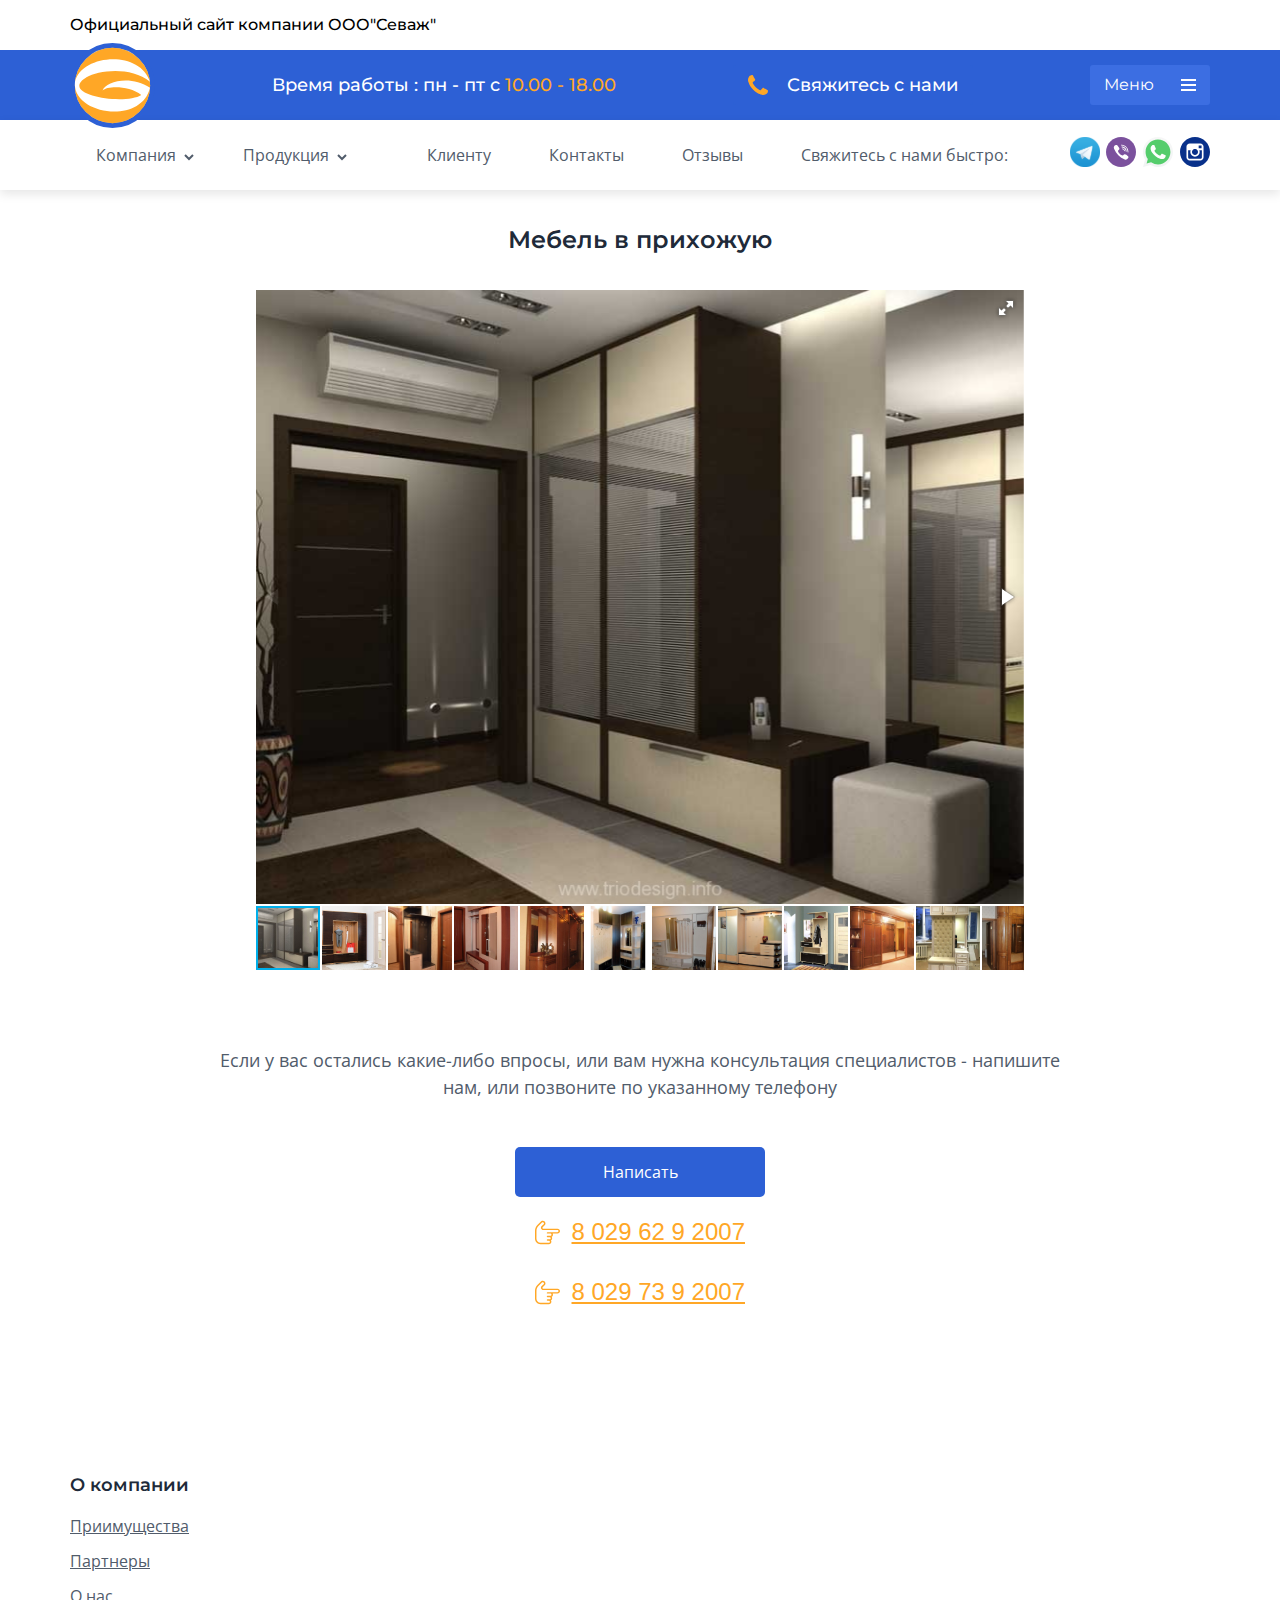
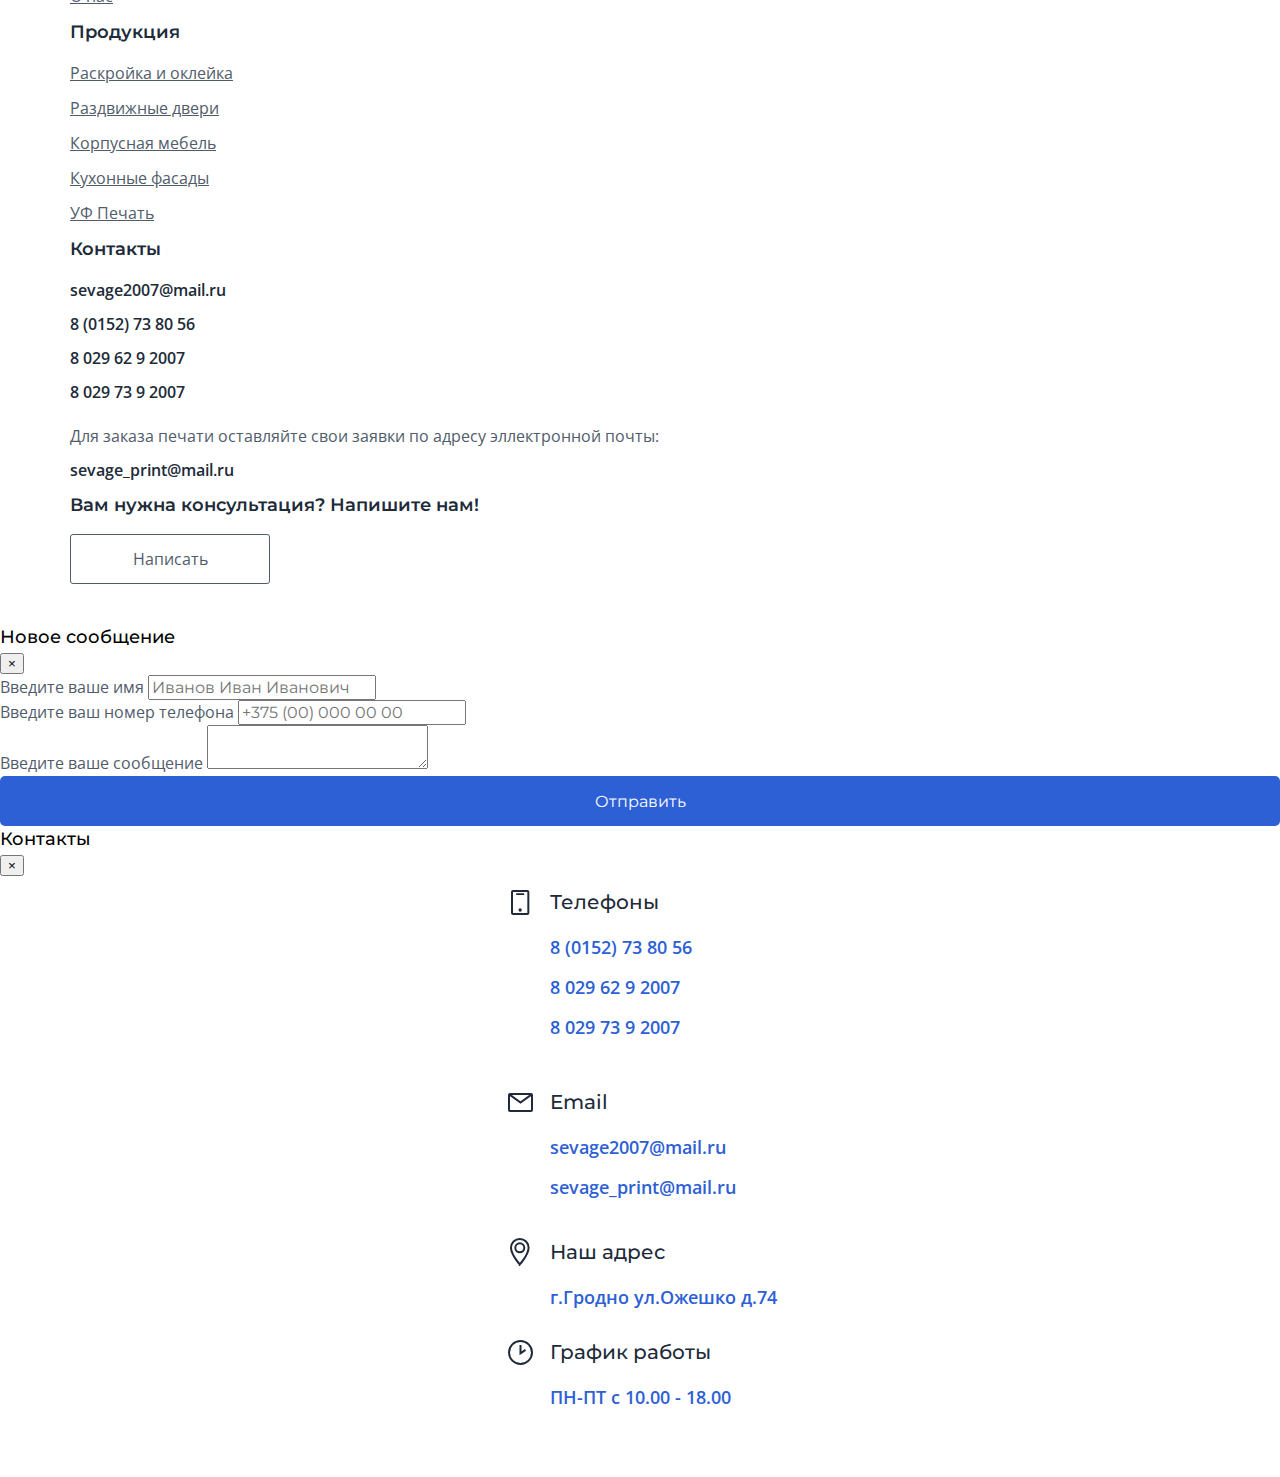
<file: prih.html>
<!doctype html>
<html lang="en">
<head>
    <!-- Required meta tags -->
    <meta charset="utf-8">
    <meta name="viewport" content="width=device-width, initial-scale=1, shrink-to-fit=no">
    <!-- Bootstrap CSS -->
    <link rel="stylesheet" href="https://stackpath.bootstrapcdn.com/bootstrap/4.1.3/css/bootstrap.min.css" integrity="sha384-MCw98/SFnGE8fJT3GXwEOngsV7Zt27NXFoaoApmYm81iuXoPkFOJwJ8ERdknLPMO" crossorigin="anonymous">
    <!-- Main CSS -->
    <link rel="stylesheet" href="./libs/fotorama/fotorama.css">
    <link rel="stylesheet" href="./css/main.css">
    
   
    <link href="https://fonts.googleapis.com/css?family=Montserrat:400,500,600|Open+Sans:400,600&amp;subset=cyrillic" rel="stylesheet">

    <link rel="shortcut icon" href="./img/icons/favicon.png" type="image/png">

    <title>Корпусная мебель</title>
</head>

<!-- Navbar -->
<!-- Navbar -->
<div class="myNavbar">
    <div class="wrapp-company">
        <div class="company">
            <h5 class="text-company">Официальный сайт компании ООО"Севаж"</h5>
        </div>
    </div>
    <div class="wrapp-navBlue">
       <div class="navBlue">
            <a href="./index.html" class="logo">
                <img src="./img/logofix.svg" alt="" width="85px" height="85px">
            </a>
            <div class="work-time">
                    <p class="text-mons-white">Время работы : пн - пт с  <span class="text-mons-yellow">10.00 - 18.00</span></p>
            </div>
            <button class="callUs" data-toggle="modal" data-target="#callUsModal">
                <img src="./img/icons/callUs-icon.svg" alt="">
                <span class="text-mons-white">Свяжитесь с нами</span>
            </button>
            <div class="menu-btn" onclick="openNav()">
                <span class="text-mons-menu">Меню</span>
                <img src="./img/icons/menu-icon.svg" alt="">
            </div>
            <div id="mySidenav" class="sidenav">
                    <a href="javascript:void(0)" class="closebtn" onclick="closeNav()">&times;</a>
                    <div class="wrapp-mySlidenav">
                        <button class="accordion"><span class="title-accordion">Компания</span></button>
                    <div class="panel">
                            <a href="#work-scroll"><p class="text-sans-navSlide">Преимущества</p></a>
                            <a href="#partners-scroll"><p class="text-sans-navSlide">Партнеры</p></a>
                            <a href="#about-scroll"><p class="text-sans-navSlide">О нас</p></a>
                    </div>
                    <button class="accordion"><span class="title-accordion">Продукция</span></button>
                    <div class="panel">
                            <a href="./raskroi.html"><p class="text-sans-navSlide">Раскройк оклейка</p></a>
                            <a href="#"><p class="text-sans-navSlide">Конструктор</p></a>
                            <a href="./corpus.html"><p class="text-sans-navSlide">Корпусная мебель</p></a>
                            <a href="./fasad.html"><p class="text-sans-navSlide">Кухонные фасады</p></a>
                            <a href="./uf.html"><p class="text-sans-navSlide">УФ Печать</p></a>
                    </div>
                    <a href="#work-scroll" class="text-sans-navSlide">Сервисы</a>
                    <a href="./questions.html" class="text-sans-navSlide">Клиенту</a>
                    <a href="./contacts.html" class="text-sans-navSlide">Контакты</a>
                    <button class="callUsSlide" data-toggle="modal" data-target="#callUsModal">
                            <img src="./img/icons/callUs-icon.svg" alt="">
                            <span class="text-mons-whiteSlide">Свяжитесь с нами</span>
                    </button>
                    </div>
            </div>
       </div>
    </div>
    <div class="wrapp-navWhite">
       <div class="navWhite">
        <div class="dropdown">
            <button class="dropbtn"><span class="text-sans-nav">Компания</span> <img src="./img/icons/drop-arow.svg" class="drop-arow" alt=""></button>
            <div class="dropdown-content">
              <a href="#" class="text-sans-drop">Преимущества</a>
              <a href="#partners-scroll" class="text-sans-drop">Партнеры</a>
              <a href="#about-scroll" class="text-sans-drop">О нас</a>
            </div>
        </div>
        <div class="dropdown">
            <button class="dropbtn"><span class="text-sans-nav">Продукция</span> <img src="./img/icons/drop-arow.svg" class="drop-arow" alt=""></button>
            <div class="dropdown-content">
              <a href="./raskroi.html" class="text-sans-drop">Раскрой и оклейка</a>
              <a href="#" class="text-sans-drop">Конструктор</a>
              <a href="./furniture.html" class="text-sans-drop">Корпусная мебель</a>
              <a href="./fasad.html" class="text-sans-drop">Кухонные фасады</a>
              <a href="./uf.html" class="text-sans-drop">УФ Печать</a>
            </div>
        </div>
        <div class="linksNavbar">
            <a href="./questions.html">
                <span class="text-sans-nav">Клиенту</span>
            </a>
            <a href="./contacts.html">
                <span class="text-sans-nav">Контакты</span>
            </a>
            <a href="#">
                <span class="text-sans-nav">Отзывы</span>
            </a>
            <a href="#">
                <span class="text-sans-nav">Свяжитесь с нами быстро:</span>
            </a>
        </div>
        <div class="messengers">
            <a href="#"><img src="./img/icons/telegram.svg" alt=""></a>
            <a href="viber://add?number=375445846629" href="viber://chat?number=375297392007" ><img src="./img/icons/viber.svg" alt=""></a>
            <a href="https://api.whatsapp.com/send?phone=375296292007"><img src="./img/icons/whatsapp.svg" alt=""></a>
            <a href="https://www.instagram.com/sevag2007/?hl=ru"><img src="./img/icons/instagram-logo.svg" alt=""></a>
        </div>
       </div>
    </div>
</div>

    <div class="position">
        <div class="position-title">
            <h2 class="title">Мебель в прихожую</h2>
        </div>
        <div class="position-fotorama">
            <div class="fotorama"
            data-nav="thumbs"
            data-autoplay="true"
            data-fit="contain"
            data-allowfullscreen="true"
            data-width="100%">
                <img src="./img/position-img/prih/1-min.jpg" alt="">
                <img src="./img/position-img/prih/2-min.jpg" alt="">
                <img src="./img/position-img/prih/3-min.jpg" alt="">
                <img src="./img/position-img/prih/4-min.jpg" alt="">
                <img src="./img/position-img/prih/5-min.jpg" alt="">
                <img src="./img/position-img/prih/6-min.jpg" alt="">
                <img src="./img/position-img/prih/7-min.jpg" alt="">
                <img src="./img/position-img/prih/8-min.jpg" alt="">
                <img src="./img/position-img/prih/9-min.jpg" alt="">
                <img src="./img/position-img/prih/10-min.jpg" alt="">
                <img src="./img/position-img/prih/11-min.jpg" alt="">
                <img src="./img/position-img/prih/12-min.jpg" alt="">
                <img src="./img/position-img/prih/13-min.jpg" alt="">
                <img src="./img/position-img/prih/14-min.jpg" alt="">
                <img src="./img/position-img/prih/15-min.jpg" alt="">
              </div>
        </div>

    </div>
    
    <div class="callBack-wrapper">
        <div class="callBack">
            <div class="callBack-text">
                <p class="text-sans-callBack">Если у вас остались какие-либо впросы, или вам нужна консультация специалистов - напишите нам, или позвоните по указанному телефону</p>
            </div>
            <div class="callBack-buttons">
                <div class="callBack-send">
                    <button class="callBack-send-btn" data-toggle="modal" data-target="#exampleModalFooter" data-whatever="@mdo">Написать</button>
                </div>
                <div class="callBack-number">
                    <div class="callBack-number-btn">
                        <img src="./img/icons/pointer.svg" alt="">
                        <a href="tel:8 029 62 9 2007" class="number-link">8 029 62 9 2007</a>
                    </div>
                </div>
                <div class="callBack-number">
                    <div class="callBack-number-btn">
                        <img src="./img/icons/pointer.svg" alt="">
                        <a href="tel:8 029 73 9 2007" class="number-link">8 029 73 9 2007</a>
                    </div>
                </div>
            </div>
        </div>
    </div>

    <footer>
            <div class="wrapp-footer">
                <div class="footer">
                    <div class="row">
                        <div class="col col-12 col-sm-12 col-md-4 col-lg-2">
                            <h3 class="title-footer">О компании</h3>
                            <div class="link">
                                <a href="#" class="link-footer">Приимущества</a>
                            </div>
                            <div class="link">
                                <a href="#" class="link-footer">Партнеры</a>
                            </div>
                            <div class="link">
                                <a href="#" class="link-footer">О нас</a>
                            </div>   
                        </div>
                        <div class="col col-12 col-sm-12 col-md-4 col-lg-2">
                            <h3 class="title-footer">Продукция</h3>
                            <div class="link">
                                <a href="#" class="link-footer">Раскройка и оклейка</a>
                            </div>
                            <div class="link">
                                <a href="#" class="link-footer">Раздвижные двери</a>
                            </div>
                            <div class="link">
                                <a href="#" class="link-footer">Корпусная мебель</a>
                            </div> 
                            <div class="link">
                                <a href="#" class="link-footer">Кухонные фасады</a>
                            </div> 
                            <div class="link">
                                <a href="#" class="link-footer">УФ Печать</a>
                            </div>   
                        </div>
                        <div class="col col-12 col-sm-12 col-md-4 col-lg-2">
                            <h3 class="title-footer">Контакты</h3>
                            <div class="link">
                                <p class="link-number">
                                        sevage2007@mail.ru
                                </p>
                            </div>
                            <div class="link">
                                <p class="link-number">8 (0152) 73 80 56</p>
                            </div>
                            <div class="link">
                                <p class="link-number">8 029 62 9 2007</p>
                            </div>
                            <div class="link">
                                <p class="link-number">8 029 73 9 2007</p>
                            </div> 
                            <div class="link">
                                <p></p>
                            </div>
                        </div>
                        <div class="col col-12 col-sm-12 col-md-6 col-lg-3">
                                <div class="link">
                                        <p class="text-footer">
                                            Для заказа печати оставляйте свои заявки по адресу эллектронной почты:
                                        </p>
                                    </div>
                                <div class="link">
                                        <p class="link-number">sevage_print@mail.ru</p>
                                </div> 
                        </div>
                        <div class="col col-12 col-sm-12 col-md-6 col-lg-3">
                                <h3 class="title-footer">Вам нужна консультация? Напишите нам!</h3>
                                <button type="button" class="footerBtnSend" data-toggle="modal" data-target="#exampleModalFooter" data-whatever="@mdo"><span class="text-footer">Написать</span></button>      
                        </div>
                    </div>
                </div>
            </div>
        </footer>
    
        <!-- Modal Form -->
        <div class="modal fade" id="exampleModalFooter" tabindex="-1" role="dialog" aria-labelledby="exampleModalLabel" aria-hidden="true">
            <div class="modal-dialog" role="document">
                <div class="modal-content">
                <div class="modal-header">
                    <h5 class="modal-title" id="exampleModalLabel">Новое сообщение</h5>
                    <button type="button" class="close" data-dismiss="modal" aria-label="Close">
                    <span aria-hidden="true">&times;</span>
                    </button>
                </div>
                <div class="modal-body">
                    <form>
                        <div class="form-group">
                        <label for="recipient-name" class="col-form-label">Введите ваше имя </label>
                        <input type="text" class="form-control" id="recipient-name" placeholder="Иванов Иван Иванович">
                    </div>
                    <div class="form-group">
                        <label for="recipient-name" class="col-form-label">Введите ваш номер телефона</label>
                        <input type="text" class="form-control" id="recipient-name" placeholder="+375 (00) 000 00 00">
                    </div>
                    <div class="form-group">
                        <label for="message-text" class="col-form-label">Введите ваше сообщение</label>
                        <textarea class="form-control" id="message-text"></textarea>
                    </div>
                    </form>
                </div>
                <div class="modal-footer">
                    <button type="button" class="btn-send">Отправить</button>
                </div>
                </div>
            </div>
        </div>
    
        <!-- Modal Contact Information Window-->
        <div class="modal fade" id="callUsModal" tabindex="-1" role="dialog" aria-labelledby="exampleModalLabel" aria-hidden="true">
            <div class="modal-dialog" role="document">
            <div class="modal-content">
                <div class="modal-header">
                <h5 class="modal-title" id="exampleModalLabel">Контакты</h5>
                <button type="button" class="close" data-dismiss="modal" aria-label="Close">
                    <span aria-hidden="true">&times;</span>
                </button>
                </div>
                <div class="modal-body">
                <div class="wrapper-modalContacts">
                    <div class="modalContacts">
                        <div class="phones">
                            <div class="phones-title">
                                <div class="phones-title-img">
                                    <img src="./img/icons/modalIcons/phone-icon.svg" alt="">
                                </div>
                                <div class="phones-title-text">
                                    <h4 class="text-mons-modal">Телефоны</h4>
                                </div>
                            </div>
                            <div class="phones-numbers">
                                <div class="phones-numbers-items">
                                <p class="text-sans-item">8 (0152) 73 80 56</p> 
                                </div>
                                <div class="phones-numbers-items">
                                <p class="text-sans-item">8 029 62 9 2007</p> 
                                </div>
                                <div class="phones-numbers-items">
                                <p class="text-sans-item">8 029 73 9 2007</p>     
                                </div>
                            </div>
                        </div>
                        <div class="email">
                            <div class="email-title">
                                <div class="email-title-img">
                                    <img src="./img/icons/modalIcons/mail-icon.svg" alt="">
                                </div>
                                <div class="email-title-text">
                                    <h4 class="text-mons-modal">Email</h4>
                                </div>
                            </div>
                            <div class="email-post">
                                <div class="email-post-item">
                                    <p class="text-sans-item">sevage2007@mail.ru</p>
                                </div>
                                <div class="email-post-item">
                                    <p class="text-sans-item">sevage_print@mail.ru</p>
                                </div>
                            </div>
                        </div>
                        <div class="location">
                            <div class="location-title">
                                <div class="location-title-img">
                                    <img src="./img/icons/modalIcons/location-icon.svg" alt="">
                                </div>
                                <div class="location-title-text">
                                    <h4 class="text-mons-modal">Наш адрес</h4>
                                </div>
                            </div>
                            <div class="location-street">
                                <div class="location-street-item">
                                    <p class="text-sans-item">г.Гродно ул.Ожешко д.74</p>
                                </div>
                            </div>
                        </div>
                        <div class="worktime">
                            <div class="worktime-title">
                                <div class="worktime-title-img">
                                    <img src="./img/icons/modalIcons/worktime-icon.svg" alt="">
                                </div>
                                <div class="worktime-title-text">
                                    <h4 class="text-mons-modal">График работы</h4>
                                </div>
                            </div>
                            <div class="worktime-tabl">
                                <div class="worktime-tabl-item">
                                    <p class="text-sans-item">ПН-ПТ с 10.00 - 18.00</p>
                                </div>
                            </div>
                        </div>
                    </div>
                </div>
                </div>
            </div>
            </div>
        </div>
    
    <!-- Optional JavaScript -->
    <!-- jQuery first, then Popper.js, then Bootstrap JS -->
    <script src="https://code.jquery.com/jquery-3.3.1.slim.min.js" integrity="sha384-q8i/X+965DzO0rT7abK41JStQIAqVgRVzpbzo5smXKp4YfRvH+8abtTE1Pi6jizo" crossorigin="anonymous"></script>
    <script src="https://cdnjs.cloudflare.com/ajax/libs/popper.js/1.14.3/umd/popper.min.js" integrity="sha384-ZMP7rVo3mIykV+2+9J3UJ46jBk0WLaUAdn689aCwoqbBJiSnjAK/l8WvCWPIPm49" crossorigin="anonymous"></script>
    <script src="https://stackpath.bootstrapcdn.com/bootstrap/4.1.3/js/bootstrap.min.js" integrity="sha384-ChfqqxuZUCnJSK3+MXmPNIyE6ZbWh2IMqE241rYiqJxyMiZ6OW/JmZQ5stwEULTy" crossorigin="anonymous"></script>
    <!-- Main JS -->

    <script src="http://ajax.googleapis.com/ajax/libs/jquery/1.11.1/jquery.min.js"></script> <!-- 33 KB -->
    <script src="./libs/fotorama/fotorama.js"></script>
    <script src="./js/main.js"></script>
</body>

</html>
</file>
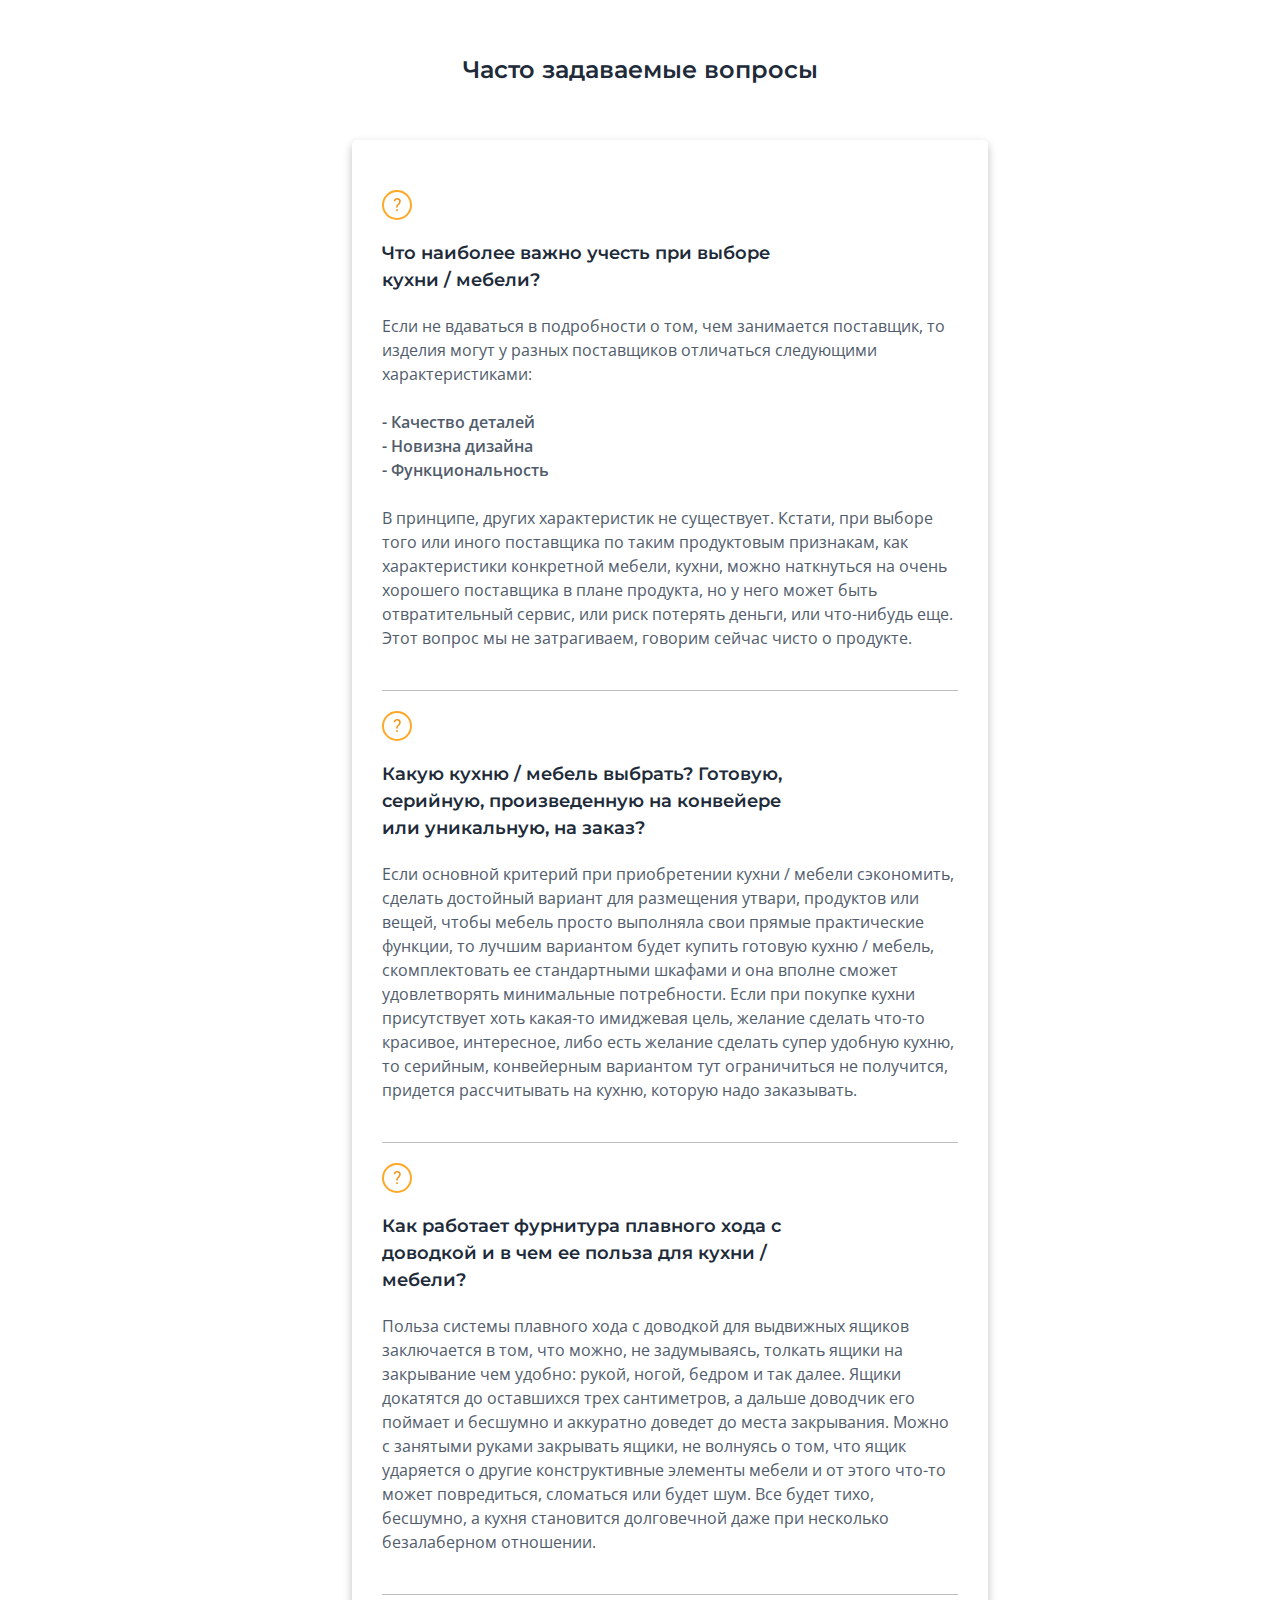
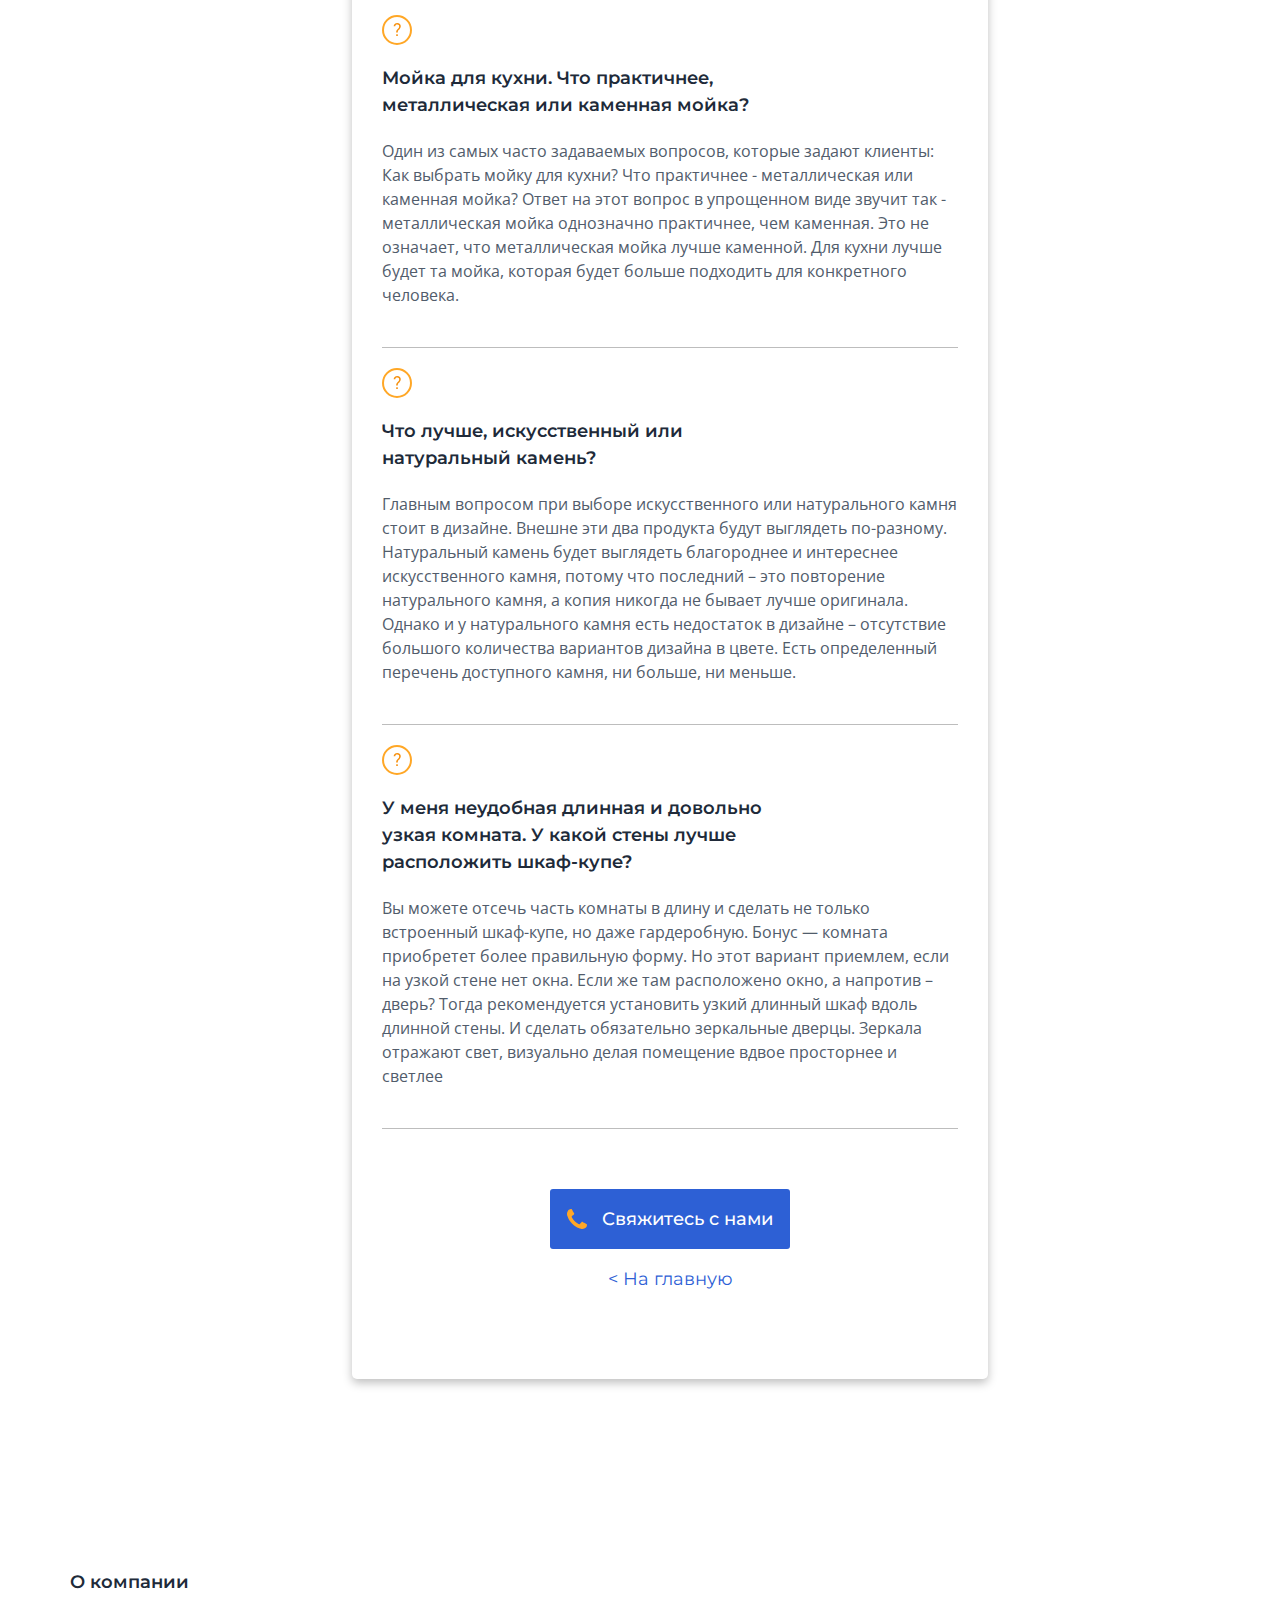
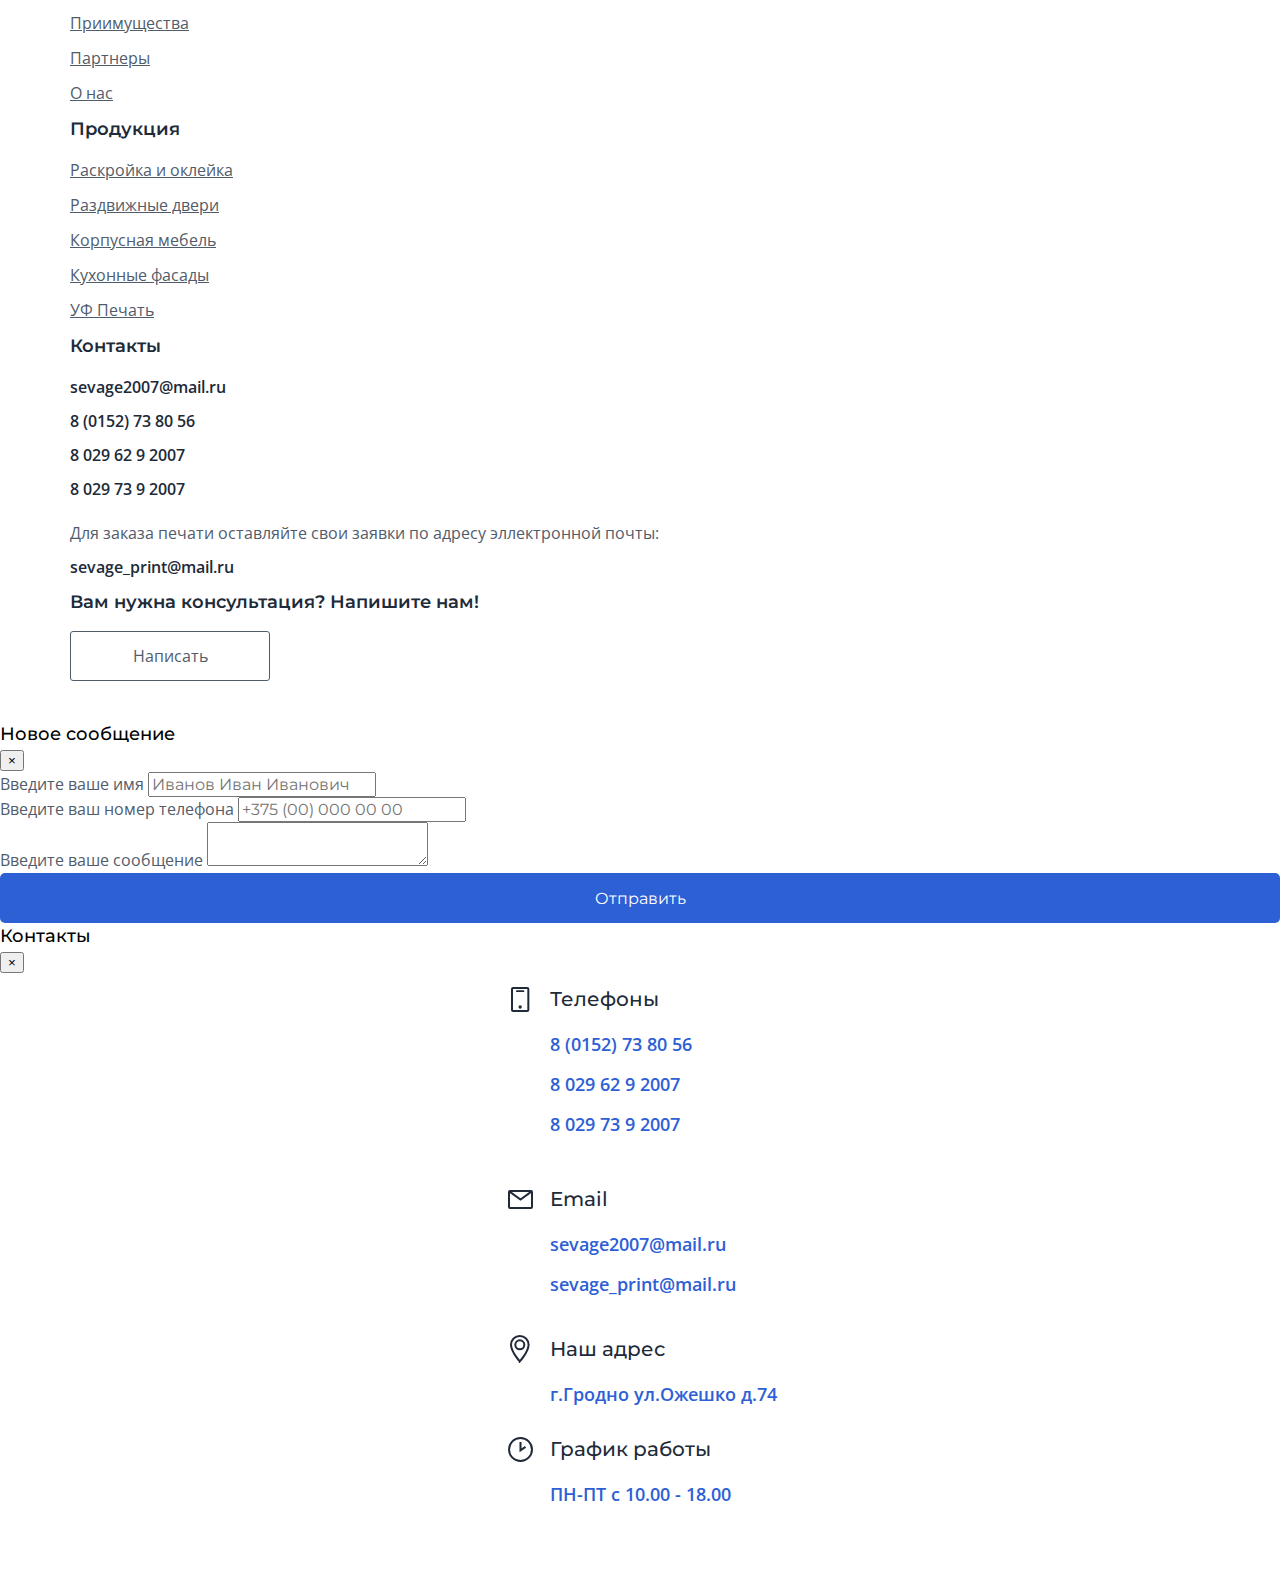
<file: questions.html>
<!doctype html>
<html lang="ru">
<head>
    <!-- Required meta tags -->
    <meta charset="utf-8">
    <meta name="viewport" content="width=device-width, initial-scale=1, shrink-to-fit=no">
    <!-- Bootstrap CSS -->
    <link rel="stylesheet" href="https://stackpath.bootstrapcdn.com/bootstrap/4.1.3/css/bootstrap.min.css" integrity="sha384-MCw98/SFnGE8fJT3GXwEOngsV7Zt27NXFoaoApmYm81iuXoPkFOJwJ8ERdknLPMO" crossorigin="anonymous">
    <!-- Main CSS -->
    <link rel="stylesheet" href="./css/main.css">
    <link href="https://fonts.googleapis.com/css?family=Montserrat:400,500,600|Open+Sans:400,600&amp;subset=cyrillic" rel="stylesheet">

    <link rel="shortcut icon" href="./img/icons/favicon.png" type="image/png">
    <title>Sevage</title>
</head>

<body>
    
    <div class="wrapp-questions">
       <div class="heading">
           <div class="heading-questions"></div>
                <h1 class="title">Часто задаваемые вопросы</h1>
           </div>
       </div>
       <div class="wrapp-page">
            
            <div class="page">
                <div class="page-item">
                    <div class="page-item-icon">
                        <img src="./img/icons/page-item-icon.svg" alt="">
                    </div>
                    <div class="page-item-heading">
                        <h2 class="title-page">
                            Что наиболее важно учесть при выборе кухни / мебели?
                        </h2>
                    </div>
                    <div class="page-item-text">
                        <p class="text-sans">
                                Если не вдаваться в подробности о том, чем занимается поставщик, то изделия могут у разных поставщиков отличаться следующими характеристиками:
                                <br><br>
                                <span class="text-sans-bold">- Качество деталей</span><br>  
                                <span class="text-sans-bold">- Новизна дизайна</span><br>
                                <span class="text-sans-bold">- Функциональность</span><br>
                                <br>
                                В принципе, других характеристик не существует. Кстати, при выборе того или иного поставщика по таким продуктовым признакам, как характеристики конкретной мебели, кухни, можно наткнуться на очень хорошего поставщика в плане продукта, но у него может быть отвратительный сервис, или риск потерять деньги, или что-нибудь еще. Этот вопрос мы не затрагиваем, говорим сейчас чисто о продукте. 
                        </p>
                    </div>
                </div>
                <div class="page-item">
                    <div class="page-item-icon">
                        <img src="./img/icons/page-item-icon.svg" alt="">
                    </div>
                    <div class="page-item-heading">
                        <h2 class="title-page">
                                Какую кухню / мебель выбрать? Готовую, серийную, произведенную на конвейере или уникальную, на заказ?
                        </h2>
                    </div>
                    <div class="page-item-text">
                        <p class="text-sans">
                                Если основной критерий при приобретении кухни / мебели сэкономить, сделать достойный вариант для размещения утвари, продуктов или вещей, чтобы мебель просто выполняла свои прямые практические функции, то лучшим вариантом будет купить готовую кухню / мебель, скомплектовать ее стандартными шкафами и она вполне сможет удовлетворять минимальные потребности. 
                                Если при покупке кухни присутствует хоть какая-то имиджевая цель, желание сделать что-то красивое, интересное, либо есть желание сделать супер удобную кухню, то серийным, конвейерным вариантом тут ограничиться не получится, придется рассчитывать на кухню, которую надо заказывать.
                        </p>
                    </div>
                </div>
                <div class="page-item">
                    <div class="page-item-icon">
                        <img src="./img/icons/page-item-icon.svg" alt="">
                    </div>
                    <div class="page-item-heading">
                        <h2 class="title-page">
                                Как работает фурнитура плавного хода с доводкой и в чем ее польза для кухни / мебели?
                        </h2>
                    </div>
                    <div class="page-item-text">
                        <p class="text-sans">
                                Польза системы плавного хода с доводкой для выдвижных ящиков заключается в том, что можно, не задумываясь, толкать ящики на закрывание чем удобно: рукой, ногой, бедром и так далее. Ящики докатятся до оставшихся трех сантиметров, а дальше доводчик его поймает и бесшумно и аккуратно доведет до места закрывания. Можно с занятыми руками закрывать ящики, не волнуясь о том, что ящик ударяется о другие конструктивные элементы мебели и от этого что-то может повредиться, сломаться или будет шум. Все будет тихо, бесшумно, а кухня становится долговечной даже при несколько безалаберном отношении.
                        </p>
                    </div>
                </div>
                <div class="page-item">
                    <div class="page-item-icon">
                        <img src="./img/icons/page-item-icon.svg" alt="">
                    </div>
                    <div class="page-item-heading">
                        <h2 class="title-page">
                            Мойка для кухни. Что практичнее, металлическая или каменная мойка?
                        </h2>
                    </div>
                    <div class="page-item-text">
                        <p class="text-sans">
                                Один из самых часто задаваемых вопросов, которые задают клиенты: Как выбрать мойку для кухни? 

                                Что практичнее - металлическая или каменная мойка?
                                Ответ на этот вопрос в упрощенном виде звучит так - металлическая мойка однозначно практичнее, чем каменная.
                                
                                Это не означает, что металлическая мойка лучше каменной. Для кухни лучше будет та мойка, которая будет больше подходить для конкретного человека.
                                
                        </p>
                    </div>
                </div>
                <div class="page-item">
                    <div class="page-item-icon">
                        <img src="./img/icons/page-item-icon.svg" alt="">
                    </div>
                    <div class="page-item-heading">
                        <h2 class="title-page">
                            Что лучше, искусственный или натуральный камень?
                        </h2>
                    </div>
                    <div class="page-item-text">
                        <p class="text-sans">
                            Главным вопросом при выборе искусственного или натурального камня стоит в дизайне. Внешне эти два продукта будут выглядеть по-разному. Натуральный камень будет выглядеть благороднее и интереснее искусственного камня, потому что последний – это повторение натурального камня, а копия никогда не бывает лучше оригинала.

                            Однако и у натурального камня есть недостаток в дизайне – отсутствие большого количества вариантов дизайна в цвете. Есть определенный перечень доступного камня, ни больше, ни меньше.  
                        </p>
                    </div>
                </div>
                <div class="page-item">
                        <div class="page-item-icon">
                            <img src="./img/icons/page-item-icon.svg" alt="">
                        </div>
                        <div class="page-item-heading">
                            <h2 class="title-page">
                                У меня неудобная длинная и довольно узкая комната. У какой стены лучше расположить шкаф-купе?
                            </h2>
                        </div>
                        <div class="page-item-text">
                            <p class="text-sans">
                                Вы можете отсечь часть комнаты в длину и сделать не только встроенный шкаф-купе, но даже гардеробную. Бонус — комната приобретет более правильную форму. Но этот вариант приемлем, если на узкой стене нет окна. 

                                Если же там расположено окно, а напротив – дверь? Тогда рекомендуется установить узкий длинный шкаф вдоль длинной стены. И сделать обязательно зеркальные дверцы. Зеркала отражают свет, визуально делая помещение вдвое просторнее и светлее  
                            </p>
                        </div>
                </div>
                <div class="page-footer">
                    <div class="page-footer-buttons">
                        <div class="page-footer-btn">
                                <button class="callUsQuestion" data-toggle="modal" data-target="#callUsModal">
                                        <img src="./img/icons/callUs-icon.svg" alt="">
                                        <span class="text-mons-white">Свяжитесь с нами</span>
                                    </button>
                        </div>
                        <div class="page-footer-homeLink">
                            <a href="./index.html" class="text-link">< На главную</a>
                        </div>
                    </div>
                </div>
            </div>
       </div>
    </div>


    <footer>
            <div class="wrapp-footer">
                <div class="footer">
                    <div class="row">
                        <div class="col col-12 col-sm-12 col-md-4 col-lg-2">
                            <h3 class="title-footer">О компании</h3>
                            <div class="link">
                                <a href="#" class="link-footer">Приимущества</a>
                            </div>
                            <div class="link">
                                <a href="#" class="link-footer">Партнеры</a>
                            </div>
                            <div class="link">
                                <a href="#" class="link-footer">О нас</a>
                            </div>   
                        </div>
                        <div class="col col-12 col-sm-12 col-md-4 col-lg-2">
                            <h3 class="title-footer">Продукция</h3>
                            <div class="link">
                                <a href="#" class="link-footer">Раскройка и оклейка</a>
                            </div>
                            <div class="link">
                                <a href="#" class="link-footer">Раздвижные двери</a>
                            </div>
                            <div class="link">
                                <a href="#" class="link-footer">Корпусная мебель</a>
                            </div> 
                            <div class="link">
                                <a href="#" class="link-footer">Кухонные фасады</a>
                            </div> 
                            <div class="link">
                                <a href="#" class="link-footer">УФ Печать</a>
                            </div>   
                        </div>
                        <div class="col col-12 col-sm-12 col-md-4 col-lg-2">
                            <h3 class="title-footer">Контакты</h3>
                            <div class="link">
                                <p class="link-number">
                                        sevage2007@mail.ru
                                </p>
                            </div>
                            <div class="link">
                                <p class="link-number">8 (0152) 73 80 56</p>
                            </div>
                            <div class="link">
                                <p class="link-number">8 029 62 9 2007</p>
                            </div>
                            <div class="link">
                                <p class="link-number">8 029 73 9 2007</p>
                            </div> 
                            <div class="link">
                                <p></p>
                            </div>
                        </div>
                        <div class="col col-12 col-sm-12 col-md-6 col-lg-3">
                                <div class="link">
                                        <p class="text-footer">
                                            Для заказа печати оставляйте свои заявки по адресу эллектронной почты:
                                        </p>
                                    </div>
                                <div class="link">
                                        <p class="link-number">sevage_print@mail.ru</p>
                                </div> 
                        </div>
                        <div class="col col-12 col-sm-12 col-md-6 col-lg-3">
                                <h3 class="title-footer">Вам нужна консультация? Напишите нам!</h3>
                                <button type="button" class="footerBtnSend" data-toggle="modal" data-target="#exampleModalFooter" data-whatever="@mdo"><span class="text-footer">Написать</span></button>      
                        </div>
                    </div>
                </div>
            </div>
    </footer>
    
    <!-- Modal window -->
    <div class="modal fade" id="exampleModalFooter" tabindex="-1" role="dialog" aria-labelledby="exampleModalLabel" aria-hidden="true">
            <div class="modal-dialog" role="document">
                <div class="modal-content">
                <div class="modal-header">
                    <h5 class="modal-title" id="exampleModalLabel">Новое сообщение</h5>
                    <button type="button" class="close" data-dismiss="modal" aria-label="Close">
                    <span aria-hidden="true">&times;</span>
                    </button>
                </div>
                <div class="modal-body">
                    <form>
                        <div class="form-group">
                        <label for="recipient-name" class="col-form-label">Введите ваше имя </label>
                        <input type="text" class="form-control" id="recipient-name" placeholder="Иванов Иван Иванович">
                    </div>
                    <div class="form-group">
                        <label for="recipient-name" class="col-form-label">Введите ваш номер телефона</label>
                        <input type="text" class="form-control" id="recipient-name" placeholder="+375 (00) 000 00 00">
                    </div>
                    <div class="form-group">
                        <label for="message-text" class="col-form-label">Введите ваше сообщение</label>
                        <textarea class="form-control" id="message-text"></textarea>
                    </div>
                    </form>
                </div>
                <div class="modal-footer">
                    <button type="button" class="btn-send">Отправить</button>
                </div>
                </div>
            </div>
    </div>
    
    <!-- Modal Contact Information Window-->
    <div class="modal fade" id="callUsModal" tabindex="-1" role="dialog" aria-labelledby="exampleModalLabel" aria-hidden="true">
        <div class="modal-dialog" role="document">
        <div class="modal-content">
            <div class="modal-header">
            <h5 class="modal-title" id="exampleModalLabel">Контакты</h5>
            <button type="button" class="close" data-dismiss="modal" aria-label="Close">
                <span aria-hidden="true">&times;</span>
            </button>
            </div>
            <div class="modal-body">
            <div class="wrapper-modalContacts">
                <div class="modalContacts">
                    <div class="phones">
                        <div class="phones-title">
                            <div class="phones-title-img">
                                <img src="./img/icons/modalIcons/phone-icon.svg" alt="">
                            </div>
                            <div class="phones-title-text">
                                <h4 class="text-mons-modal">Телефоны</h4>
                            </div>
                        </div>
                        <div class="phones-numbers">
                            <div class="phones-numbers-items">
                            <p class="text-sans-item">8 (0152) 73 80 56</p> 
                            </div>
                            <div class="phones-numbers-items">
                            <p class="text-sans-item">8 029 62 9 2007</p> 
                            </div>
                            <div class="phones-numbers-items">
                            <p class="text-sans-item">8 029 73 9 2007</p>     
                            </div>
                        </div>
                    </div>
                    <div class="email">
                        <div class="email-title">
                            <div class="email-title-img">
                                <img src="./img/icons/modalIcons/mail-icon.svg" alt="">
                            </div>
                            <div class="email-title-text">
                                <h4 class="text-mons-modal">Email</h4>
                            </div>
                        </div>
                        <div class="email-post">
                            <div class="email-post-item">
                                <p class="text-sans-item">sevage2007@mail.ru</p>
                            </div>
                            <div class="email-post-item">
                                <p class="text-sans-item">sevage_print@mail.ru</p>
                            </div>
                        </div>
                    </div>
                    <div class="location">
                        <div class="location-title">
                            <div class="location-title-img">
                                <img src="./img/icons/modalIcons/location-icon.svg" alt="">
                            </div>
                            <div class="location-title-text">
                                <h4 class="text-mons-modal">Наш адрес</h4>
                            </div>
                        </div>
                        <div class="location-street">
                            <div class="location-street-item">
                                <p class="text-sans-item">г.Гродно ул.Ожешко д.74</p>
                            </div>
                        </div>
                    </div>
                    <div class="worktime">
                        <div class="worktime-title">
                            <div class="worktime-title-img">
                                <img src="./img/icons/modalIcons/worktime-icon.svg" alt="">
                            </div>
                            <div class="worktime-title-text">
                                <h4 class="text-mons-modal">График работы</h4>
                            </div>
                        </div>
                        <div class="worktime-tabl">
                            <div class="worktime-tabl-item">
                                <p class="text-sans-item">ПН-ПТ с 10.00 - 18.00</p>
                            </div>
                        </div>
                    </div>
                </div>
            </div>
            </div>
        </div>
        </div>
    </div>

        
    
        






    
   
    
    <!-- Optional JavaScript -->
    <!-- jQuery first, then Popper.js, then Bootstrap JS -->
    <script src="https://code.jquery.com/jquery-3.3.1.slim.min.js" integrity="sha384-q8i/X+965DzO0rT7abK41JStQIAqVgRVzpbzo5smXKp4YfRvH+8abtTE1Pi6jizo" crossorigin="anonymous"></script>
    <script src="https://cdnjs.cloudflare.com/ajax/libs/popper.js/1.14.3/umd/popper.min.js" integrity="sha384-ZMP7rVo3mIykV+2+9J3UJ46jBk0WLaUAdn689aCwoqbBJiSnjAK/l8WvCWPIPm49" crossorigin="anonymous"></script>
    <script src="https://stackpath.bootstrapcdn.com/bootstrap/4.1.3/js/bootstrap.min.js" integrity="sha384-ChfqqxuZUCnJSK3+MXmPNIyE6ZbWh2IMqE241rYiqJxyMiZ6OW/JmZQ5stwEULTy" crossorigin="anonymous"></script>
    <!-- Main JS -->
    <script src="./js/main.js"></script>
</body>

</html>
</file>
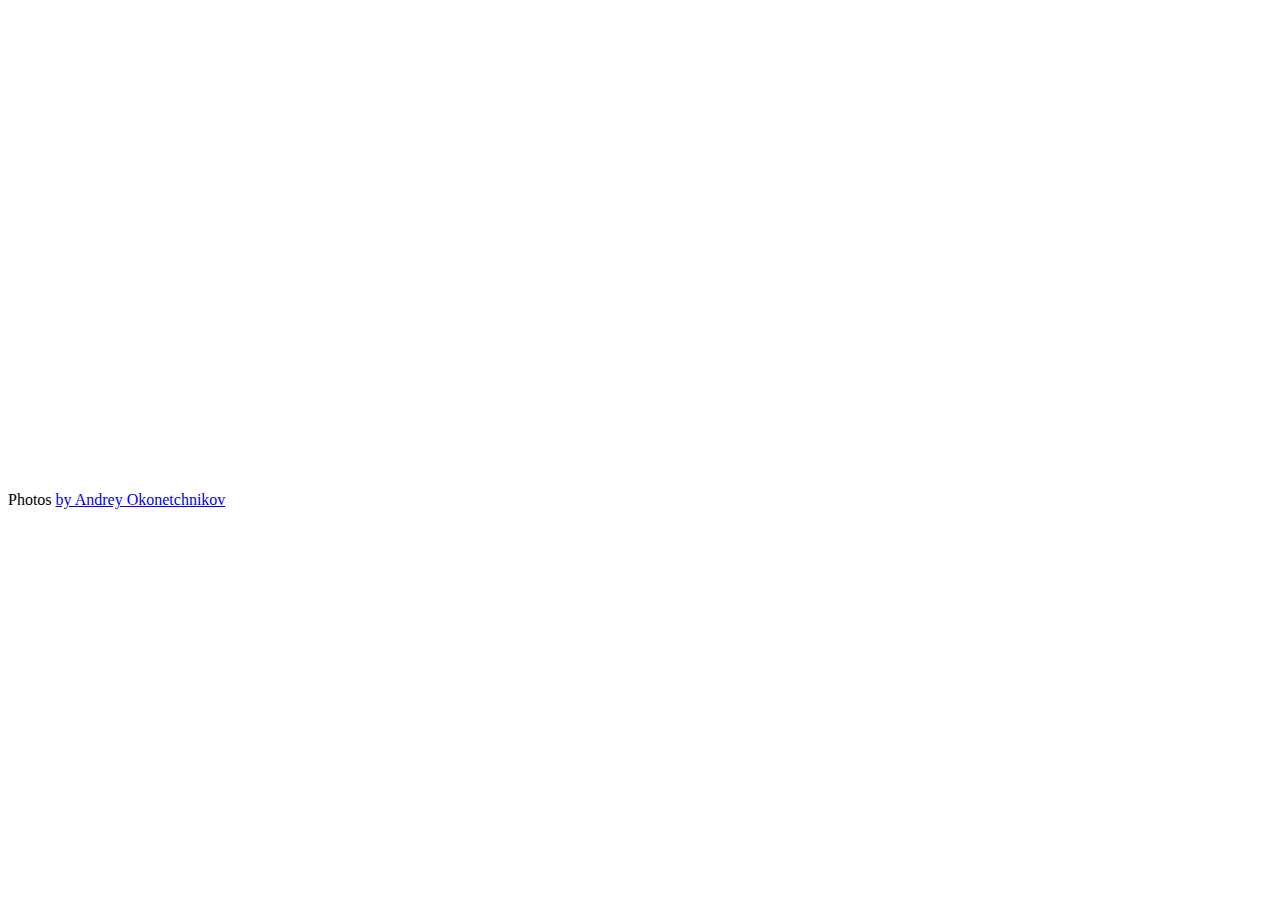
<file: libs/fotorama/example.html>
<!DOCTYPE html>
<html>
<head>
  <title>Basic fotorama</title>
  <meta charset="utf-8">
  <meta name="viewport" content="width=device-width">

  <!-- jQuery -->
  <script src="http://code.jquery.com/jquery-1.10.2.min.js"></script>

  <!-- Fotorama -->
  <link href="fotorama.css" rel="stylesheet">
  <script src="fotorama.js"></script>

  <!-- Just don’t want to repeat this prefix in every img[src] -->
  <base href="http://s.fotorama.io/okonechnikov/">
</head>

<body>

<!-- Fotorama -->
<div class="fotorama" data-width="700" data-ratio="700/467" data-max-width="100%">
  <img src="1-lo.jpg">
  <img src="2-lo.jpg">
  <img src="9-lo.jpg">
  <img src="6-lo.jpg">
  <img src="5-lo.jpg">
</div>

<!-- © -->
<p>Photos <a href="http://okonet.ru/">by Andrey Okonetchnikov</a></p>
</body>
</html>
</file>
<file: libs/fotorama/fotorama.css>
/*!
 * Fotorama 4.6.4 | http://fotorama.io/license/
 */
.fotorama__arr:focus:after,.fotorama__fullscreen-icon:focus:after,.fotorama__html,.fotorama__img,.fotorama__nav__frame:focus .fotorama__dot:after,.fotorama__nav__frame:focus .fotorama__thumb:after,.fotorama__stage__frame,.fotorama__stage__shaft,.fotorama__video iframe{position:absolute;width:100%;height:100%;top:0;right:0;left:0;bottom:0}.fotorama--fullscreen,.fotorama__img{max-width:99999px!important;max-height:99999px!important;min-width:0!important;min-height:0!important;border-radius:0!important;box-shadow:none!important;padding:0!important}.fotorama__wrap .fotorama__grab{cursor:move;cursor:-webkit-grab;cursor:-o-grab;cursor:-ms-grab;cursor:grab}.fotorama__grabbing *{cursor:move;cursor:-webkit-grabbing;cursor:-o-grabbing;cursor:-ms-grabbing;cursor:grabbing}.fotorama__spinner{position:absolute!important;top:50%!important;left:50%!important}.fotorama__wrap--css3 .fotorama__arr,.fotorama__wrap--css3 .fotorama__fullscreen-icon,.fotorama__wrap--css3 .fotorama__nav__shaft,.fotorama__wrap--css3 .fotorama__stage__shaft,.fotorama__wrap--css3 .fotorama__thumb-border,.fotorama__wrap--css3 .fotorama__video-close,.fotorama__wrap--css3 .fotorama__video-play{-webkit-transform:translate3d(0,0,0);transform:translate3d(0,0,0)}.fotorama__caption,.fotorama__nav:after,.fotorama__nav:before,.fotorama__stage:after,.fotorama__stage:before,.fotorama__wrap--css3 .fotorama__html,.fotorama__wrap--css3 .fotorama__nav,.fotorama__wrap--css3 .fotorama__spinner,.fotorama__wrap--css3 .fotorama__stage,.fotorama__wrap--css3 .fotorama__stage .fotorama__img,.fotorama__wrap--css3 .fotorama__stage__frame{-webkit-transform:translateZ(0);transform:translateZ(0)}.fotorama__arr:focus,.fotorama__fullscreen-icon:focus,.fotorama__nav__frame{outline:0}.fotorama__arr:focus:after,.fotorama__fullscreen-icon:focus:after,.fotorama__nav__frame:focus .fotorama__dot:after,.fotorama__nav__frame:focus .fotorama__thumb:after{content:'';border-radius:inherit;background-color:rgba(0,175,234,.5)}.fotorama__wrap--video .fotorama__stage,.fotorama__wrap--video .fotorama__stage__frame--video,.fotorama__wrap--video .fotorama__stage__frame--video .fotorama__html,.fotorama__wrap--video .fotorama__stage__frame--video .fotorama__img,.fotorama__wrap--video .fotorama__stage__shaft{-webkit-transform:none!important;transform:none!important}.fotorama__wrap--css3 .fotorama__nav__shaft,.fotorama__wrap--css3 .fotorama__stage__shaft,.fotorama__wrap--css3 .fotorama__thumb-border{transition-property:-webkit-transform,width;transition-property:transform,width;transition-timing-function:cubic-bezier(0.1,0,.25,1);transition-duration:0ms}.fotorama__arr,.fotorama__fullscreen-icon,.fotorama__no-select,.fotorama__video-close,.fotorama__video-play,.fotorama__wrap{-webkit-user-select:none;-moz-user-select:none;-ms-user-select:none;user-select:none}.fotorama__select{-webkit-user-select:text;-moz-user-select:text;-ms-user-select:text;user-select:text}.fotorama__nav,.fotorama__nav__frame{margin:auto;padding:0}.fotorama__caption__wrap,.fotorama__nav__frame,.fotorama__nav__shaft{-moz-box-orient:vertical;display:inline-block;vertical-align:middle;*display:inline;*zoom:1}.fotorama__nav__frame,.fotorama__thumb-border{box-sizing:content-box}.fotorama__caption__wrap{box-sizing:border-box}.fotorama--hidden,.fotorama__load{position:absolute;left:-99999px;top:-99999px;z-index:-1}.fotorama__arr,.fotorama__fullscreen-icon,.fotorama__nav,.fotorama__nav__frame,.fotorama__nav__shaft,.fotorama__stage__frame,.fotorama__stage__shaft,.fotorama__video-close,.fotorama__video-play{-webkit-tap-highlight-color:transparent}.fotorama__arr,.fotorama__fullscreen-icon,.fotorama__video-close,.fotorama__video-play{background:url(fotorama.png) no-repeat}@media (-webkit-min-device-pixel-ratio:1.5),(min-resolution:2dppx){.fotorama__arr,.fotorama__fullscreen-icon,.fotorama__video-close,.fotorama__video-play{background:url(fotorama@2x.png) 0 0/96px 160px no-repeat}}.fotorama__thumb{background-color:#7f7f7f;background-color:rgba(127,127,127,.2)}@media print{.fotorama__arr,.fotorama__fullscreen-icon,.fotorama__thumb-border,.fotorama__video-close,.fotorama__video-play{background:none!important}}.fotorama{min-width:1px;overflow:hidden}.fotorama:not(.fotorama--unobtrusive)>*:not(:first-child){display:none}.fullscreen{width:100%!important;height:100%!important;max-width:100%!important;max-height:100%!important;margin:0!important;padding:0!important;overflow:hidden!important;background:#000}.fotorama--fullscreen{position:absolute!important;top:0!important;left:0!important;right:0!important;bottom:0!important;float:none!important;z-index:2147483647!important;background:#000;width:100%!important;height:100%!important;margin:0!important}.fotorama--fullscreen .fotorama__nav,.fotorama--fullscreen .fotorama__stage{background:#000}.fotorama__wrap{-webkit-text-size-adjust:100%;position:relative;direction:ltr;z-index:0}.fotorama__wrap--rtl .fotorama__stage__frame{direction:rtl}.fotorama__nav,.fotorama__stage{overflow:hidden;position:relative;max-width:100%}.fotorama__wrap--pan-y{-ms-touch-action:pan-y}.fotorama__wrap .fotorama__pointer{cursor:pointer}.fotorama__wrap--slide .fotorama__stage__frame{opacity:1!important}.fotorama__stage__frame{overflow:hidden}.fotorama__stage__frame.fotorama__active{z-index:8}.fotorama__wrap--fade .fotorama__stage__frame{display:none}.fotorama__wrap--fade .fotorama__fade-front,.fotorama__wrap--fade .fotorama__fade-rear,.fotorama__wrap--fade .fotorama__stage__frame.fotorama__active{display:block;left:0;top:0}.fotorama__wrap--fade .fotorama__fade-front{z-index:8}.fotorama__wrap--fade .fotorama__fade-rear{z-index:7}.fotorama__wrap--fade .fotorama__fade-rear.fotorama__active{z-index:9}.fotorama__wrap--fade .fotorama__stage .fotorama__shadow{display:none}.fotorama__img{-ms-filter:"alpha(Opacity=0)";filter:alpha(opacity=0);opacity:0;border:none!important}.fotorama__error .fotorama__img,.fotorama__loaded .fotorama__img{-ms-filter:"alpha(Opacity=100)";filter:alpha(opacity=100);opacity:1}.fotorama--fullscreen .fotorama__loaded--full .fotorama__img,.fotorama__img--full{display:none}.fotorama--fullscreen .fotorama__loaded--full .fotorama__img--full{display:block}.fotorama__wrap--only-active .fotorama__nav,.fotorama__wrap--only-active .fotorama__stage{max-width:99999px!important}.fotorama__wrap--only-active .fotorama__stage__frame{visibility:hidden}.fotorama__wrap--only-active .fotorama__stage__frame.fotorama__active{visibility:visible}.fotorama__nav{font-size:0;line-height:0;text-align:center;display:none;white-space:nowrap;z-index:5}.fotorama__nav__shaft{position:relative;left:0;top:0;text-align:left}.fotorama__nav__frame{position:relative;cursor:pointer}.fotorama__nav--dots{display:block}.fotorama__nav--dots .fotorama__nav__frame{width:18px;height:30px}.fotorama__nav--dots .fotorama__nav__frame--thumb,.fotorama__nav--dots .fotorama__thumb-border{display:none}.fotorama__nav--thumbs{display:block}.fotorama__nav--thumbs .fotorama__nav__frame{padding-left:0!important}.fotorama__nav--thumbs .fotorama__nav__frame:last-child{padding-right:0!important}.fotorama__nav--thumbs .fotorama__nav__frame--dot{display:none}.fotorama__dot{display:block;width:4px;height:4px;position:relative;top:12px;left:6px;border-radius:6px;border:1px solid #7f7f7f}.fotorama__nav__frame:focus .fotorama__dot:after{padding:1px;top:-1px;left:-1px}.fotorama__nav__frame.fotorama__active .fotorama__dot{width:0;height:0;border-width:3px}.fotorama__nav__frame.fotorama__active .fotorama__dot:after{padding:3px;top:-3px;left:-3px}.fotorama__thumb{overflow:hidden;position:relative;width:100%;height:100%}.fotorama__nav__frame:focus .fotorama__thumb{z-index:2}.fotorama__thumb-border{position:absolute;z-index:9;top:0;left:0;border-style:solid;border-color:#00afea;background-image:linear-gradient(to bottom right,rgba(255,255,255,.25),rgba(64,64,64,.1))}.fotorama__caption{position:absolute;z-index:12;bottom:0;left:0;right:0;font-family:'Helvetica Neue',Arial,sans-serif;font-size:14px;line-height:1.5;color:#000}.fotorama__caption a{text-decoration:none;color:#000;border-bottom:1px solid;border-color:rgba(0,0,0,.5)}.fotorama__caption a:hover{color:#333;border-color:rgba(51,51,51,.5)}.fotorama__wrap--rtl .fotorama__caption{left:auto;right:0}.fotorama__wrap--no-captions .fotorama__caption,.fotorama__wrap--video .fotorama__caption{display:none}.fotorama__caption__wrap{background-color:#fff;background-color:rgba(255,255,255,.9);padding:5px 10px}@-webkit-keyframes spinner{0%{-webkit-transform:rotate(0);transform:rotate(0)}100%{-webkit-transform:rotate(360deg);transform:rotate(360deg)}}@keyframes spinner{0%{-webkit-transform:rotate(0);transform:rotate(0)}100%{-webkit-transform:rotate(360deg);transform:rotate(360deg)}}.fotorama__wrap--css3 .fotorama__spinner{-webkit-animation:spinner 24s infinite linear;animation:spinner 24s infinite linear}.fotorama__wrap--css3 .fotorama__html,.fotorama__wrap--css3 .fotorama__stage .fotorama__img{transition-property:opacity;transition-timing-function:linear;transition-duration:.3s}.fotorama__wrap--video .fotorama__stage__frame--video .fotorama__html,.fotorama__wrap--video .fotorama__stage__frame--video .fotorama__img{-ms-filter:"alpha(Opacity=0)";filter:alpha(opacity=0);opacity:0}.fotorama__select{cursor:auto}.fotorama__video{top:32px;right:0;bottom:0;left:0;position:absolute;z-index:10}@-moz-document url-prefix(){.fotorama__active{box-shadow:0 0 0 transparent}}.fotorama__arr,.fotorama__fullscreen-icon,.fotorama__video-close,.fotorama__video-play{position:absolute;z-index:11;cursor:pointer}.fotorama__arr{position:absolute;width:32px;height:32px;top:50%;margin-top:-16px}.fotorama__arr--prev{left:2px;background-position:0 0}.fotorama__arr--next{right:2px;background-position:-32px 0}.fotorama__arr--disabled{pointer-events:none;cursor:default;*display:none;opacity:.1}.fotorama__fullscreen-icon{width:32px;height:32px;top:2px;right:2px;background-position:0 -32px;z-index:20}.fotorama__arr:focus,.fotorama__fullscreen-icon:focus{border-radius:50%}.fotorama--fullscreen .fotorama__fullscreen-icon{background-position:-32px -32px}.fotorama__video-play{width:96px;height:96px;left:50%;top:50%;margin-left:-48px;margin-top:-48px;background-position:0 -64px;opacity:0}.fotorama__wrap--css2 .fotorama__video-play,.fotorama__wrap--video .fotorama__stage .fotorama__video-play{display:none}.fotorama__error .fotorama__video-play,.fotorama__loaded .fotorama__video-play,.fotorama__nav__frame .fotorama__video-play{opacity:1;display:block}.fotorama__nav__frame .fotorama__video-play{width:32px;height:32px;margin-left:-16px;margin-top:-16px;background-position:-64px -32px}.fotorama__video-close{width:32px;height:32px;top:0;right:0;background-position:-64px 0;z-index:20;opacity:0}.fotorama__wrap--css2 .fotorama__video-close{display:none}.fotorama__wrap--css3 .fotorama__video-close{-webkit-transform:translate3d(32px,-32px,0);transform:translate3d(32px,-32px,0)}.fotorama__wrap--video .fotorama__video-close{display:block;opacity:1}.fotorama__wrap--css3.fotorama__wrap--video .fotorama__video-close{-webkit-transform:translate3d(0,0,0);transform:translate3d(0,0,0)}.fotorama__wrap--no-controls.fotorama__wrap--toggle-arrows .fotorama__arr,.fotorama__wrap--no-controls.fotorama__wrap--toggle-arrows .fotorama__fullscreen-icon{opacity:0}.fotorama__wrap--no-controls.fotorama__wrap--toggle-arrows .fotorama__arr:focus,.fotorama__wrap--no-controls.fotorama__wrap--toggle-arrows .fotorama__fullscreen-icon:focus{opacity:1}.fotorama__wrap--video .fotorama__arr,.fotorama__wrap--video .fotorama__fullscreen-icon{opacity:0!important}.fotorama__wrap--css2.fotorama__wrap--no-controls.fotorama__wrap--toggle-arrows .fotorama__arr,.fotorama__wrap--css2.fotorama__wrap--no-controls.fotorama__wrap--toggle-arrows .fotorama__fullscreen-icon{display:none}.fotorama__wrap--css2.fotorama__wrap--no-controls.fotorama__wrap--toggle-arrows .fotorama__arr:focus,.fotorama__wrap--css2.fotorama__wrap--no-controls.fotorama__wrap--toggle-arrows .fotorama__fullscreen-icon:focus{display:block}.fotorama__wrap--css2.fotorama__wrap--video .fotorama__arr,.fotorama__wrap--css2.fotorama__wrap--video .fotorama__fullscreen-icon{display:none!important}.fotorama__wrap--css3.fotorama__wrap--no-controls.fotorama__wrap--slide.fotorama__wrap--toggle-arrows .fotorama__fullscreen-icon:not(:focus){-webkit-transform:translate3d(32px,-32px,0);transform:translate3d(32px,-32px,0)}.fotorama__wrap--css3.fotorama__wrap--no-controls.fotorama__wrap--slide.fotorama__wrap--toggle-arrows .fotorama__arr--prev:not(:focus){-webkit-transform:translate3d(-48px,0,0);transform:translate3d(-48px,0,0)}.fotorama__wrap--css3.fotorama__wrap--no-controls.fotorama__wrap--slide.fotorama__wrap--toggle-arrows .fotorama__arr--next:not(:focus){-webkit-transform:translate3d(48px,0,0);transform:translate3d(48px,0,0)}.fotorama__wrap--css3.fotorama__wrap--video .fotorama__fullscreen-icon{-webkit-transform:translate3d(32px,-32px,0)!important;transform:translate3d(32px,-32px,0)!important}.fotorama__wrap--css3.fotorama__wrap--video .fotorama__arr--prev{-webkit-transform:translate3d(-48px,0,0)!important;transform:translate3d(-48px,0,0)!important}.fotorama__wrap--css3.fotorama__wrap--video .fotorama__arr--next{-webkit-transform:translate3d(48px,0,0)!important;transform:translate3d(48px,0,0)!important}.fotorama__wrap--css3 .fotorama__arr:not(:focus),.fotorama__wrap--css3 .fotorama__fullscreen-icon:not(:focus),.fotorama__wrap--css3 .fotorama__video-close:not(:focus),.fotorama__wrap--css3 .fotorama__video-play:not(:focus){transition-property:-webkit-transform,opacity;transition-property:transform,opacity;transition-duration:.3s}.fotorama__nav:after,.fotorama__nav:before,.fotorama__stage:after,.fotorama__stage:before{content:"";display:block;position:absolute;text-decoration:none;top:0;bottom:0;width:10px;height:auto;z-index:10;pointer-events:none;background-repeat:no-repeat;background-size:1px 100%,5px 100%}.fotorama__nav:before,.fotorama__stage:before{background-image:linear-gradient(transparent,rgba(0,0,0,.2) 25%,rgba(0,0,0,.3) 75%,transparent),radial-gradient(farthest-side at 0 50%,rgba(0,0,0,.4),transparent);background-position:0 0,0 0;left:-10px}.fotorama__nav.fotorama__shadows--left:before,.fotorama__stage.fotorama__shadows--left:before{left:0}.fotorama__nav:after,.fotorama__stage:after{background-image:linear-gradient(transparent,rgba(0,0,0,.2) 25%,rgba(0,0,0,.3) 75%,transparent),radial-gradient(farthest-side at 100% 50%,rgba(0,0,0,.4),transparent);background-position:100% 0,100% 0;right:-10px}.fotorama__nav.fotorama__shadows--right:after,.fotorama__stage.fotorama__shadows--right:after{right:0}.fotorama--fullscreen .fotorama__nav:after,.fotorama--fullscreen .fotorama__nav:before,.fotorama--fullscreen .fotorama__stage:after,.fotorama--fullscreen .fotorama__stage:before,.fotorama__wrap--fade .fotorama__stage:after,.fotorama__wrap--fade .fotorama__stage:before,.fotorama__wrap--no-shadows .fotorama__nav:after,.fotorama__wrap--no-shadows .fotorama__nav:before,.fotorama__wrap--no-shadows .fotorama__stage:after,.fotorama__wrap--no-shadows .fotorama__stage:before{display:none}
</file>
<file: css/main.css>
html,body,div,span,object,iframe,h1,h2,h3,h4,h5,h6,p,blockquote,pre,a,abbr,acronym,address,code,del,dfn,em,img,q,dl,dt,dd,ol,ul,li,fieldset,form,label,legend,table,caption,tbody,tfoot,thead,tr,th,td,article,aside,dialog,figure,footer,header,hgroup,nav,section{margin:0;padding:0;border:0;font-weight:inherit;font-style:inherit;font-size:100%;font-family:inherit;vertical-align:baseline}article,aside,dialog,figure,footer,header,hgroup,nav,section{display:block}body{line-height:1.5}table{border-collapse:separate;border-spacing:0}caption,th,td{text-align:left;font-weight:normal}table,td,th{vertical-align:middle}blockquote:before,blockquote:after,q:before,q:after{content:""}blockquote,q{quotes:"" ""}a img{border:none}.myNavbar{width:100%;height:100%}.logo{display:-webkit-box;display:-ms-flexbox;display:flex;-webkit-box-pack:center;-ms-flex-pack:center;justify-content:center;-webkit-box-align:center;-ms-flex-align:center;align-items:center;z-index:2}.wrapp-company{width:100%;height:50px;background-color:#fff}.company{margin:auto;width:1140px;height:100%;display:-webkit-box;display:-ms-flexbox;display:flex;-webkit-box-pack:start;-ms-flex-pack:start;justify-content:flex-start;-webkit-box-align:center;-ms-flex-align:center;align-items:center}.wrapp-navBlue{width:100%;height:70px;background-color:#2d60d5}.navBlue{margin:auto;width:1140px;height:100%;display:-webkit-box;display:-ms-flexbox;display:flex;-webkit-box-pack:justify;-ms-flex-pack:justify;justify-content:space-between;-webkit-box-align:center;-ms-flex-align:center;align-items:center}.wrapp-navWhite{width:100%;height:70px;background-color:#fff;-webkit-box-shadow:0 4px 10px rgba(0,0,0,0.1);box-shadow:0 4px 10px rgba(0,0,0,0.1)}.navWhite{margin:auto;width:1140px;height:100%;display:-webkit-box;display:-ms-flexbox;display:flex;-webkit-box-pack:justify;-ms-flex-pack:justify;justify-content:space-between;-webkit-box-align:center;-ms-flex-align:center;align-items:center}.callUs{width:240px;height:40px;border-radius:3px;display:-webkit-box;display:-ms-flexbox;display:flex;-ms-flex-pack:distribute;justify-content:space-around;-webkit-box-align:center;-ms-flex-align:center;align-items:center;-webkit-transition:.2s;transition:.2s;padding:5px;background-color:#2d60d5;border:none}.callUs:hover{cursor:pointer;background-color:#0e3fb1}.callUs:focus{outline:none}.callUsSlide{width:220px;height:60px;border-radius:3px;display:-webkit-box;display:-ms-flexbox;display:flex;-ms-flex-pack:distribute;justify-content:space-around;-webkit-box-align:center;-ms-flex-align:center;align-items:center;-webkit-transition:.2s;transition:.2s;padding:10px;background-color:#2d60d5;border:none;margin-left:15px}.callUsSlide:hover{cursor:pointer;background-color:#0e3fb1}.callUsSlide:focus{outline:none}.messengers{width:200px;height:40px;display:-webkit-box;display:-ms-flexbox;display:flex;-webkit-box-pack:justify;-ms-flex-pack:justify;justify-content:space-between;-webkit-box-align:center;-ms-flex-align:center;align-items:center}.dropbtn{background-color:#fff;border:none;height:100%;width:150px}.dropbtn-slide{background-color:#fff;border:none;height:50px;width:150px}.dropdown{position:relative;display:inline-block;height:100%}.dropdown-slide{position:relative;display:inline-block;height:50px;margin-left:20px}.drop-arow{-webkit-transition:all .3s;transition:all .3s}.dropdown-content{display:none;position:absolute;background-color:#f1f1f1;min-width:180px;-webkit-box-shadow:0 8px 16px 0 rgba(0,0,0,0.2);box-shadow:0 8px 16px 0 rgba(0,0,0,0.2);z-index:1}.dropdown-content a{color:#000;padding:12px 16px;text-decoration:none;display:block}.dropdown-content a:hover{background-color:#ddd}.dropdown:hover .dropdown-content{display:block}.dropdown:hover .dropbtn{background-color:#f1f1f1;cursor:pointer}.dropdown-content a:hover{background-color:#ddd}.dropdown-slide:hover .dropdown-content{display:block}.dropdown-slide:hover .dropbtn{background-color:#f1f1f1;cursor:pointer}.dropdown:hover .drop-arow{-webkit-transition:all .3s;transition:all .3s;-webkit-transform:rotate(180deg);transform:rotate(180deg)}.dropdown-slide:hover .drop-arow{-webkit-transition:all .3s;transition:all .3s;-webkit-transform:rotate(180deg);transform:rotate(180deg)}.linksNavbar{width:80%;display:-webkit-box;display:-ms-flexbox;display:flex;-ms-flex-pack:distribute;justify-content:space-around;-webkit-box-align:center;-ms-flex-align:center;align-items:center;padding-left:30px;padding-right:30px}.linksNavbar a{text-decoration:none}.linksNavbar-items{color:#2d60d5}.wrapp-mySlidenav{width:100%;height:100%}.accordion{background-color:#eee;color:#444;cursor:pointer;padding:18px;width:100%;border:none;text-align:left;outline:none;font-size:15px;-webkit-transition:.4s;transition:.4s}.accordion:focus{outline:none}.active,.accordion:hover{background-color:#ccc}.accordion:after{content:'\002B';color:#777;font-weight:bold;float:right;margin-left:5px}.active:after{content:"\2212"}.panel{padding:0 18px;background-color:#fff;max-height:0;overflow:hidden;-webkit-transition:max-height .2s ease-out;transition:max-height .2s ease-out}.panel a{margin-top:10px}.panel a:hover{color:#2d60d5}.menu-btn{width:120px;height:40px;background-color:#3c6ee2;border-radius:3px;display:-webkit-box;display:-ms-flexbox;display:flex;-ms-flex-pack:distribute;justify-content:space-around;-webkit-box-align:center;-ms-flex-align:center;align-items:center;-webkit-transition:.2s;transition:.2s}.menu-btn:hover{cursor:pointer;background-color:#0e3fb1}.sidenav{height:100%;width:0;position:fixed;z-index:4;top:0;right:0;background:#fff;-webkit-box-shadow:0 4px 10px rgba(0,0,0,0.25);box-shadow:0 4px 10px rgba(0,0,0,0.25);overflow-x:hidden;-webkit-transition:.5s;transition:.5s;padding-top:60px}.sidenav a{padding:8px 20px 20px 32px;text-decoration:none;font-size:20px;color:#818181;display:block;-webkit-transition:.1s;transition:.1s}.sidenav a:hover{color:#2d60d5}.sidenav .closebtn{position:absolute;top:0;right:5px;font-size:36px;margin-left:50px}@media screen and (max-height:450px){.sidenav{padding-top:15px}.sidenav a{font-size:18px}}@media (min-width:1200px){.accordion{display:none}.callUsSlide{display:none}}@media (min-width:992px) and (max-width:1199.98px){.company,.navBlue,.navWhite{width:960px}.accordion{display:none}.callUsSlide{display:none}}@media (min-width:768px) and (max-width:991.98px){.wrapp-navWhite{display:none}.navWhite{display:none}.company{width:750px}.navBlue{width:750px}.callUs{display:none}.wrapp-mySlidenav{margin-top:50px}}@media (min-width:576px) and (max-width:767.98px){.wrapp-navWhite{display:none}.navWhite{display:none}.company{width:500px}.navBlue{width:500px}.callUs{display:none}.wrapp-mySlidenav{margin-top:50px}.work-time{display:none}}@media (max-width:575.98px){.wrapp-navWhite{display:none}.navWhite{display:none}.company{width:300px}.navBlue{width:300px}.callUs{display:none}.wrapp-mySlidenav{margin-top:50px}.work-time{display:none}}.wrapp-slider{width:100%;height:670px;padding-top:30px;background-color:#f5f5f5}.slider{width:1140px;height:600px;margin:auto}.sl-1{width:1140px;height:600px}.sl-slide-header{width:1140px !important;height:600px !important}.header-img{margin:auto}.prev,.next{position:absolute}.next{right:50px;margin-top:300px;width:40px;height:40px;border-radius:20px;display:-webkit-box;display:-ms-flexbox;display:flex;-webkit-box-pack:center;-ms-flex-pack:center;justify-content:center;-webkit-box-align:center;-ms-flex-align:center;align-items:center;background-color:#e7e3e3;opacity:.5;-webkit-transition:all .2s;transition:all .2s}.next:hover{cursor:pointer;opacity:1}.prev{left:50px;margin-top:300px;width:40px;height:40px;border-radius:20px;display:-webkit-box;display:-ms-flexbox;display:flex;-webkit-box-pack:center;-ms-flex-pack:center;justify-content:center;-webkit-box-align:center;-ms-flex-align:center;align-items:center;background-color:#e7e3e3;opacity:.5;-webkit-transition:all .2s;transition:all .2s}.prev:hover{cursor:pointer;opacity:1}.one{width:100%;height:100%;padding:100px}.two{width:100%;height:100%;display:-webkit-box;display:-ms-flexbox;display:flex;-webkit-box-pack:center;-ms-flex-pack:center;justify-content:center;-webkit-box-align:end;-ms-flex-align:end;align-items:flex-end}.girl{margin-top:150px}.slider-header{margin-top:50px;width:100%;height:100px}.slider-text{width:100%;height:200px}.slider-button{width:250px;height:50px;border:none;display:-webkit-box;display:-ms-flexbox;display:flex;-webkit-box-pack:center;-ms-flex-pack:center;justify-content:center;-webkit-box-align:center;-ms-flex-align:center;align-items:center;border-radius:5px;background-color:#ffa726;color:#fff;text-decoration:none;font-family:'Open Sans',sans-serif;font-size:16px;font-weight:400}.slider-button:hover{cursor:pointer}.slider-button:focus{outline:none}.slider-btn{width:250px;height:50px;border:none;display:-webkit-box;display:-ms-flexbox;display:flex;-webkit-box-pack:center;-ms-flex-pack:center;justify-content:center;-webkit-box-align:center;-ms-flex-align:center;align-items:center;border-radius:5px;background-color:#ffa726;color:#fff;font-family:'Open Sans',sans-serif;font-size:16px;font-weight:400}.first-slide{background:url(/img/slider/first.jpg);background-size:cover}.sec-slide{background-color:#fff}@media (min-width:1200px){.slider{width:1140px;height:600px;margin:auto}.sl-1{width:1140px;height:600px}.sl-slide-header{width:1140px !important;height:600px !important}}@media (min-width:992px) and (max-width:1199.98px){.wrapp-slider{height:570px}.slider{width:960px;height:500px;margin:auto}.sl-1{width:960px;height:500px}.sl-slide-header{width:960px !important;height:500px !important}.prev,.next{z-index:10 !important}}@media (min-width:768px) and (max-width:991.98px){.wrapp-slider{height:500px}.slider{width:750px;height:400px;margin:auto}.sl-1{width:750px;height:400px}.sl-slide-header{width:750px !important;height:400px !important}.prev,.next{margin-top:200px;z-index:3 !important}}@media (min-width:576px) and (max-width:767.98px){.wrapp-slider{height:360px}.slider{width:500px;height:300px;margin:auto}.sl-1{width:500px;height:300px}.sl-slide-header{width:500px !important;height:300px !important}.prev,.next{margin-top:120px;z-index:10 !important}}@media (max-width:575.98px){.wrapp-slider{height:400px}.slider{width:100%;height:350px;margin:auto}.sl-1{width:100%;height:350px}.sl-slide-header{width:100% !important;height:350px !important}.prev,.next{margin-top:150px;z-index:3 !important;width:30px;height:30px}.prev{left:10px}.next{right:10px}.one{padding:10px}.slider-header{width:100%;height:30px;margin-top:0;display:-webkit-box;display:-ms-flexbox;display:flex;-webkit-box-pack:center;-ms-flex-pack:center;justify-content:center;-webkit-box-align:center;-ms-flex-align:center;align-items:center;text-align:center}.slider-text{width:100%;height:150px;margin-top:75px;text-align:center}.slider-button{width:100%;height:50px;display:-webkit-box;display:-ms-flexbox;display:flex;-webkit-box-pack:center;-ms-flex-pack:center;justify-content:center;-webkit-box-align:center;-ms-flex-align:center;align-items:center}.two{display:none}.slider-btn{width:250px;height:50px;border:none;border-radius:5px;background-color:#ffa726}}.wrapp-product{width:100%;height:100%}.product{margin:auto;width:1140px;height:900px}.product-title{width:100%;height:100px;display:-webkit-box;display:-ms-flexbox;display:flex;-webkit-box-pack:start;-ms-flex-pack:start;justify-content:flex-start;-webkit-box-align:center;-ms-flex-align:center;align-items:center}.furniture{-webkit-transition:all .2s;transition:all .2s;width:100%;height:500px;background-color:#2d60d5;border-radius:3px;padding:30px}.furniture-text{padding:50px;padding-top:10px;width:100%;height:60%}.furniture-img{width:100%;height:40%;display:-webkit-box;display:-ms-flexbox;display:flex;-webkit-box-pack:center;-ms-flex-pack:center;justify-content:center;-webkit-box-align:center;-ms-flex-align:center;align-items:center}.furniture:hover{cursor:pointer;opacity:.8}.construct{-webkit-transition:all .2s;transition:all .2s;width:100%;height:500px;display:-webkit-box;display:-ms-flexbox;display:flex;-webkit-box-pack:center;-ms-flex-pack:center;justify-content:center;-webkit-box-align:center;-ms-flex-align:center;align-items:center;border-radius:3px;padding:30px;background-image:url(/img/product-img/contruct.png);background-size:cover}.construct:hover{cursor:pointer;opacity:.8}.uf{-webkit-transition:all .2s;transition:all .2s;width:100%;height:220px;background-color:#fff;border:1px solid #bdbdbd;border-radius:3px;margin-bottom:30px;background-image:url(/img/product-img/maxresdefault.jpg);background-size:cover}.uf-header{width:100%;height:220px;display:-webkit-box;display:-ms-flexbox;display:flex;-webkit-box-pack:center;-ms-flex-pack:center;justify-content:center;-webkit-box-align:center;-ms-flex-align:center;align-items:center}.uf:hover{cursor:pointer;opacity:.8}.raskroi{-webkit-transition:all .2s;transition:all .2s;width:100%;height:250px;background-color:#ffa726;border-radius:3px}.raskroi-header{width:100%;height:50%;display:-webkit-box;display:-ms-flexbox;display:flex;-webkit-box-pack:center;-ms-flex-pack:center;justify-content:center;-webkit-box-align:center;-ms-flex-align:center;align-items:center;padding:30px;color:#fff}.raskroi-img{width:100%;height:50%;display:-webkit-box;display:-ms-flexbox;display:flex;-webkit-box-pack:start;-ms-flex-pack:start;justify-content:flex-start;-webkit-box-align:end;-ms-flex-align:end;align-items:flex-end}.raskroi:hover{cursor:pointer;opacity:.8}.kitchen{-webkit-transition:all .2s;transition:all .2s;width:100%;height:250px;background-image:url(/img/product-img/kitchen.png);background-size:cover;margin-top:30px;border-radius:3px;display:-webkit-box;display:-ms-flexbox;display:flex;-webkit-box-pack:center;-ms-flex-pack:center;justify-content:center;-webkit-box-align:center;-ms-flex-align:center;align-items:center;padding:30px}.kitchen:hover{cursor:pointer;opacity:.8}.adaptive{-webkit-transition:all .2s;transition:all .2s;display:block;max-width:100%;height:auto}.adaptive:hover{cursor:pointer}@media (min-width:1200px){.product{width:1140px}}@media (min-width:992px) and (max-width:1199.98px){.product{width:960px}}@media (min-width:768px) and (max-width:991.98px){.product{width:750px;height:1700px}.product-title{-webkit-box-pack:center;-ms-flex-pack:center;justify-content:center}.furniture,.construct,.uf,.raskroi,.kitchen{width:600px;margin:auto;margin-bottom:30px}.construct{height:250px}}@media (min-width:576px) and (max-width:767.98px){.product{width:500px;height:1700px}.product-title{-webkit-box-pack:center;-ms-flex-pack:center;justify-content:center}.furniture,.construct,.uf,.raskroi,.kitchen{width:400px;margin:auto;margin-bottom:30px}.construct{height:200px}}@media (max-width:575.98px){.product{width:300px;height:1700px}.product-title{-webkit-box-pack:center;-ms-flex-pack:center;justify-content:center}.furniture,.construct,.uf,.raskroi,.kitchen{width:280px;margin:auto;margin-bottom:30px}.construct{height:200px}}.lastworks-wrapp{width:100%;height:100%}.lastworks-wrapp-heading{width:1140px;height:140px;margin:auto;display:-webkit-box;display:-ms-flexbox;display:flex;-webkit-box-align:center;-ms-flex-align:center;align-items:center}.lastworks{width:1140px;margin:auto;height:100%}.lastworks-link{text-decoration:none}.lastworks-link:hover{text-decoration:none}.lastworks-page{margin:auto;width:246px;height:100px;border-radius:3px;-webkit-box-shadow:0 0 10px 0 rgba(212,219,225,0.5);box-shadow:0 0 10px 0 rgba(212,219,225,0.5);background-color:#fff;-webkit-transition:all .2s;transition:all .2s;display:-webkit-box;display:-ms-flexbox;display:flex;-webkit-box-pack:justify;-ms-flex-pack:justify;justify-content:space-between;-webkit-box-align:center;-ms-flex-align:center;align-items:center}.lastworks-page:hover{-webkit-box-sizing:border-box;box-sizing:border-box;-webkit-box-shadow:0 5px 15px #d4dbe1;box-shadow:0 5px 15px #d4dbe1}.lastworks-page-icon{width:100px;height:100px;display:-webkit-box;display:-ms-flexbox;display:flex;-webkit-box-pack:center;-ms-flex-pack:center;justify-content:center;-webkit-box-align:center;-ms-flex-align:center;align-items:center}.lastworks-page-text{width:146px;height:100px;display:-webkit-box;display:-ms-flexbox;display:flex;-webkit-box-pack:start;-ms-flex-pack:start;justify-content:flex-start;-webkit-box-align:center;-ms-flex-align:center;align-items:center}#row-2{margin-top:30px}@media (min-width:1200px){.lastworks{width:1140px}}@media (min-width:992px) and (max-width:1199.98px){.lastworks{width:960px}.lastworks-page{width:200px}.lastworks-wrapp-heading{width:960px}}@media (min-width:768px) and (max-width:991.98px){.lastworks{width:750px}.lastworks-page{width:200px}.lastworks-wrapp-heading{width:750px;text-align:center}}@media (min-width:576px) and (max-width:767.98px){.lastworks{width:500px}.lastworks-wrapp-heading{width:500px;text-align:center}#row-2{margin-top:0}}@media (max-width:575.98px){.lastworks{width:300px}.lastworks-wrapp-heading{width:300px;text-align:center}#row-2{margin-top:0}}.callBack-wrapper{margin-top:50px;width:100%;height:260px;display:-webkit-box;display:-ms-flexbox;display:flex;-webkit-box-pack:center;-ms-flex-pack:center;justify-content:center;-webkit-box-align:center;-ms-flex-align:center;align-items:center}.callBack{width:850px;height:210px}.callBack-text{width:100%;height:100px;text-align:center}.callBack-buttons{width:100%;height:110px}.callBack-send{width:100%;height:50px;display:-webkit-box;display:-ms-flexbox;display:flex;-webkit-box-pack:center;-ms-flex-pack:center;justify-content:center;-webkit-box-align:center;-ms-flex-align:center;align-items:center}.callBack-send-btn{width:250px;height:50px;background-color:#2d60d5;border-radius:5px;border:none;display:-webkit-box;display:-ms-flexbox;display:flex;-ms-flex-pack:distribute;justify-content:space-around;-webkit-box-align:center;-ms-flex-align:center;align-items:center;-webkit-transition:.2s;transition:.2s;color:#fff;font-family:'Open Sans',sans-serif;font-size:16px;font-weight:400}.callBack-send-btn:hover{cursor:pointer;background-color:#0e3fb1}.callBack-send-btn:focus{outline:none}.callBack-number{margin-top:10px;width:100%;height:50px;display:-webkit-box;display:-ms-flexbox;display:flex;-webkit-box-pack:center;-ms-flex-pack:center;justify-content:center;-webkit-box-align:center;-ms-flex-align:center;align-items:center}.callBack-number-btn{width:210px;height:50px;display:-webkit-box;display:-ms-flexbox;display:flex;-webkit-box-pack:justify;-ms-flex-pack:justify;justify-content:space-between;-webkit-box-align:center;-ms-flex-align:center;align-items:center}@media (min-width:768px) and (max-width:991.98px){.callBack{width:750px}}@media (min-width:576px) and (max-width:767.98px){.callBack{width:500px;height:250px}.callBack-text{height:130px}}@media (max-width:575.98px){.callBack-wrapper{height:320px}.callBack{width:270px;height:300px}.callBack-text{height:150px}.callBack-buttons{margin-top:20px}}.wrapp-workscheme{margin-top:50px;width:100%;height:100%;background-color:#f5f5f5}.wrapp-workscheme-heading{width:1140px;height:140px;margin:auto;display:-webkit-box;display:-ms-flexbox;display:flex;-webkit-box-align:center;-ms-flex-align:center;align-items:center;-webkit-box-pack:start;-ms-flex-pack:start;justify-content:flex-start}.workscheme{width:1140px;height:500px;margin:auto}.workscheme-card{width:260px;height:320px;background-color:#fff;border-radius:3px;-webkit-box-shadow:0 0 10px 0 rgba(212,219,225,0.5);box-shadow:0 0 10px 0 rgba(212,219,225,0.5);padding:20px}.workscheme-card-icon{width:100%;height:40px;margin-top:15px;display:-webkit-box;display:-ms-flexbox;display:flex;-webkit-box-pack:start;-ms-flex-pack:start;justify-content:flex-start;-webkit-box-align:center;-ms-flex-align:center;align-items:center}.workscheme-card-heading{width:100%;height:30px;margin-top:30px;display:-webkit-box;display:-ms-flexbox;display:flex;-webkit-box-pack:start;-ms-flex-pack:start;justify-content:flex-start;-webkit-box-align:center;-ms-flex-align:center;align-items:center}.workscheme-card-text{width:100%;margin-top:20px}.workscheme-card-footer{width:100%;height:20px;display:-webkit-box;display:-ms-flexbox;display:flex;-webkit-box-pack:end;-ms-flex-pack:end;justify-content:flex-end;-webkit-box-align:center;-ms-flex-align:center;align-items:center;margin-top:20px}.workscheme-card-button{width:100%;height:40px;margin-top:30px;display:-webkit-box;display:-ms-flexbox;display:flex;-webkit-box-pack:center;-ms-flex-pack:center;justify-content:center;-webkit-box-align:center;-ms-flex-align:center;align-items:center}.workscheme-card .workscheme-btn-outline{width:225px;height:40px;background-color:#fff;border:1px solid #d4dbe1;border-radius:3px;font-family:OpenSans;-webkit-transition:all .2s;transition:all .2s}.workscheme-card .workscheme-btn-outline:hover{cursor:pointer;background-color:#f5f5f5}.workscheme-card .workscheme-btn-outline:focus{outline:none}.workscheme-card .workscheme-btn-blue{width:225px;height:40px;background-color:#2d60d5;border-radius:3px;border:none;-webkit-transition:all .2s;transition:all .2s}.workscheme-card .workscheme-btn-blue:hover{cursor:pointer;background-color:#0e3fb1}.workscheme-card .workscheme-btn-blue:focus{outline:none}.card-button{height:385px}@media (min-width:1200px){.wrapp-workscheme-heading{width:1140px}.workscheme{width:1140px}}@media (min-width:992px) and (max-width:1199.98px){.wrapp-workscheme-heading{width:960px}.workscheme{width:960px}}@media (min-width:768px) and (max-width:991.98px){.wrapp-workscheme-heading{width:750px;text-align:center}.workscheme{width:750px;height:800px}.workscheme-card{margin:auto}}@media (min-width:576px) and (max-width:767.98px){.wrapp-workscheme-heading{width:500px;-webkit-box-pack:center;-ms-flex-pack:center;justify-content:center}.workscheme{width:500px;height:1600px}.workscheme-card{margin:auto}.arow-rotate{-webkit-transform:rotate(90deg);transform:rotate(90deg)}}@media (max-width:575.98px){.wrapp-workscheme-heading{width:300px;-webkit-box-pack:center;-ms-flex-pack:center;justify-content:center}.workscheme{margin-top:0;width:300px;height:1600px}.workscheme-card{margin:auto}.arow-rotate{-webkit-transform:rotate(90deg);transform:rotate(90deg)}}.partners{width:100%;height:100%}.partners-title{margin:auto;width:1140px;margin-top:50px}.partners-slider{margin:auto;width:1140px;height:100px}.sl-img{padding-top:75px;margin:auto;max-width:220px}@media (min-width:1200px){.partners-slider{margin:auto;width:1140px;height:100px}}@media (min-width:992px) and (max-width:1199.98px){.partners-slider{width:960px}.partners-title{width:960px}}@media (min-width:768px) and (max-width:991.98px){.partners-slider{width:750px}.partners-title{width:750px}}@media (min-width:576px) and (max-width:767.98px){.partners-slider{width:500px}.partners-title{width:500px}}@media (max-width:575.98px){.partners-slider{width:300px}.partners-title{width:300px}}.wrapp-inst{width:100%;height:100%}.inst{width:1140px;height:500px;margin:auto}.instagram{width:100%;height:100%;margin-top:40px}.instagram-header{width:100%;height:60px}.instagram-header-logo{width:100%;height:60px;display:-webkit-box;display:-ms-flexbox;display:flex;-webkit-box-pack:start;-ms-flex-pack:start;justify-content:flex-start;-webkit-box-align:center;-ms-flex-align:center;align-items:center}.instagram-header-text{width:100%;height:60px;display:-webkit-box;display:-ms-flexbox;display:flex;-webkit-box-pack:center;-ms-flex-pack:center;justify-content:center;-webkit-box-align:center;-ms-flex-align:center;align-items:center}.instagram-header-btn{width:100%;height:60px;display:-webkit-box;display:-ms-flexbox;display:flex;-webkit-box-pack:end;-ms-flex-pack:end;justify-content:flex-end;-webkit-box-align:center;-ms-flex-align:center;align-items:center}.instagram-img{width:100%}.aboutUs{width:100%;height:100%;margin-top:40px}.aboutUs-header{width:100%;height:60px}.aboutUs-text{width:100%;height:100%}@media (min-width:992px) and (max-width:1199.98px){.inst{width:960px}}@media (min-width:768px) and (max-width:991.98px){.inst{width:960px}}@media (min-width:576px) and (max-width:767.98px){.inst{width:500px}}@media (max-width:575.98px){.inst{width:300px;height:1100px}.instagram{margin-top:10px}.instagram-header{height:180px}.instagram-header-logo{-webkit-box-pack:center;-ms-flex-pack:center;justify-content:center}.instagram-header-btn{-webkit-box-pack:center;-ms-flex-pack:center;justify-content:center}}footer{margin-top:150px}.wrapp-footer{width:100%;height:100%}.footer{margin:auto;width:1140px;height:100%;padding-top:40px;padding-bottom:40px}.title-footer{margin-bottom:15px}.link{padding-bottom:10px}.footerBtnSend{width:200px;height:50px;border:1px solid #515c6b;border-radius:3px;color:#515c6b;background-color:#fff}.footerBtnSend:hover{cursor:pointer;background-color:#f5f5f5}.footerBtnSend:focus{outline:none}@media (min-width:1200px){.footer{width:1140px}}@media (min-width:992px) and (max-width:1199.98px){footer{width:100%}.footer{width:960px}}@media (min-width:768px) and (max-width:991.98px){.footer{width:750px}.col{margin-top:20px}}@media (min-width:576px) and (max-width:767.98px){.footer{width:500px;margin:auto}.col{margin-top:30px}}@media (max-width:575.98px){footer{margin-top:75px}.footer{width:250px;margin:auto}.col{margin-top:20px}}.contHeader{width:100%;height:100px;background-color:#f5f5f5}.contHeader-container{width:1140px;height:100px;margin:auto}.contText{width:100%;height:100px;display:-webkit-box;display:-ms-flexbox;display:flex;-webkit-box-pack:start;-ms-flex-pack:start;justify-content:flex-start;-webkit-box-align:center;-ms-flex-align:center;align-items:center}.contSend{width:100%;height:100px;display:-webkit-box;display:-ms-flexbox;display:flex;-webkit-box-pack:end;-ms-flex-pack:end;justify-content:flex-end;-webkit-box-align:center;-ms-flex-align:center;align-items:center}.contSendBtn{width:220px;height:60px;background-color:#2d60d5;border-radius:5px;border:none;display:-webkit-box;display:-ms-flexbox;display:flex;-ms-flex-pack:distribute;justify-content:space-around;-webkit-box-align:center;-ms-flex-align:center;align-items:center;-webkit-transition:.2s;transition:.2s;font-family:'Montserrat',sans-serif;font-size:16px;font-weight:400;color:#fff}.contSendBtn:hover{cursor:pointer;background-color:#0e3fb1}.contSendBtn:focus{outline:none}.contInfo{margin-top:50px;width:100%;height:100%}.contInfo-container{margin:auto;width:1140px}.contPhones,.contEmail,.contLocation,.contWorktime{width:100%;height:100px}.contPhones-header,.contEmail-header,.contLocation-header,.contWorktime-header{width:100%;height:50px;display:-webkit-box;display:-ms-flexbox;display:flex;-webkit-box-pack:justify;-ms-flex-pack:justify;justify-content:space-between;-webkit-box-align:center;-ms-flex-align:center;align-items:center;background-color:#fff}.contPhones-header-icon,.contEmail-header-icon,.contLocation-header-icon,.contWorktime-header-icon{width:40px;height:50px;display:-webkit-box;display:-ms-flexbox;display:flex;-webkit-box-pack:start;-ms-flex-pack:start;justify-content:flex-start;-webkit-box-align:center;-ms-flex-align:center;align-items:center}.contPhones-header-text,.contEmail-header-text,.contLocation-header-text,.contWorktime-header-text{width:100%;height:50px;display:-webkit-box;display:-ms-flexbox;display:flex;-webkit-box-pack:start;-ms-flex-pack:start;justify-content:flex-start;-webkit-box-align:center;-ms-flex-align:center;align-items:center}.contPhones-body,.contEmail-body,.contLocation-body,.contWorktime-body{width:100%;height:50px}.contPhones-body-numbers,.contEmail-body-numbers,.contLocation-body-numbers,.contWorktime-body-numbers{width:100%;height:50px;display:-webkit-box;display:-ms-flexbox;display:flex;-webkit-box-pack:start;-ms-flex-pack:start;justify-content:flex-start;-webkit-box-align:center;-ms-flex-align:center;align-items:center}.contPhones-body-mail,.contEmail-body-mail,.contLocation-body-mail,.contWorktime-body-mail{width:100%;height:50px;display:-webkit-box;display:-ms-flexbox;display:flex;-webkit-box-pack:start;-ms-flex-pack:start;justify-content:flex-start;-webkit-box-align:center;-ms-flex-align:center;align-items:center}.contPhones-body-street,.contEmail-body-street,.contLocation-body-street,.contWorktime-body-street{width:100%;height:50px;display:-webkit-box;display:-ms-flexbox;display:flex;-webkit-box-pack:start;-ms-flex-pack:start;justify-content:flex-start;-webkit-box-align:center;-ms-flex-align:center;align-items:center}.contPhones-body-time,.contEmail-body-time,.contLocation-body-time,.contWorktime-body-time{width:100%;height:50px;display:-webkit-box;display:-ms-flexbox;display:flex;-webkit-box-pack:start;-ms-flex-pack:start;justify-content:flex-start;-webkit-box-align:center;-ms-flex-align:center;align-items:center}.cont-wrapper{display:-webkit-box;display:-ms-flexbox;display:flex;-webkit-box-pack:justify;-ms-flex-pack:justify;justify-content:space-between;-webkit-box-align:center;-ms-flex-align:center;align-items:center}#contact-row{margin-top:120px}.about-text{margin-top:30px}.map{margin-top:100px;height:500px}@media (min-width:992px) and (max-width:1199.98px){.contHeader{width:100%;height:100px;background-color:#f5f5f5}.contHeader-container{width:960px;height:100px;margin:auto}.contInfo{margin-top:50px;width:100%;height:100%}.contInfo-container{margin:auto;width:960px}}@media (min-width:768px) and (max-width:991.98px){.contHeader-container{width:750px;height:100px;margin:auto}.contInfo-container{margin:auto;width:750px}#contact-row{margin-top:150px}}@media (min-width:576px) and (max-width:767.98px){.contHeader{height:150px}.contHeader-container{width:500px;height:120px;margin:auto}.contInfo{margin-top:0}.contInfo-container{margin:auto;width:500px}.contEmail{margin-top:100px}#contact-row{margin-top:50px}.cont-wrapper{margin:auto}.contPhones-body-numbers,.contEmail-body-mail,.contLocation-body-street,.contWorktime-body-time{display:-webkit-box;display:-ms-flexbox;display:flex;-webkit-box-pack:center;-ms-flex-pack:center;justify-content:center}.about{margin-top:50px}.about-heading{display:-webkit-box;display:-ms-flexbox;display:flex;-webkit-box-pack:center;-ms-flex-pack:center;justify-content:center;-webkit-box-align:center;-ms-flex-align:center;align-items:center}}@media (max-width:575.98px){.contHeader{height:200px}.contHeader-container{width:300px;height:100px;margin:auto}.contText{width:100%;height:50px;display:-webkit-box;display:-ms-flexbox;display:flex;-webkit-box-pack:center;-ms-flex-pack:center;justify-content:center;-webkit-box-align:center;-ms-flex-align:center;align-items:center}.contSend{width:100%;height:50px;display:-webkit-box;display:-ms-flexbox;display:flex;-webkit-box-pack:center;-ms-flex-pack:center;justify-content:center;-webkit-box-align:center;-ms-flex-align:center;align-items:center}.contInfo{margin-top:0}.contInfo-container{margin:auto;width:300px}.contEmail{margin-top:100px}#contact-row{margin-top:50px}.cont-wrapper{margin:auto}.contPhones-body-numbers,.contEmail-body-mail,.contLocation-body-street,.contWorktime-body-time{display:-webkit-box;display:-ms-flexbox;display:flex;-webkit-box-pack:center;-ms-flex-pack:center;justify-content:center}.about{margin-top:50px}.about-heading{display:-webkit-box;display:-ms-flexbox;display:flex;-webkit-box-pack:center;-ms-flex-pack:center;justify-content:center;-webkit-box-align:center;-ms-flex-align:center;align-items:center}.map{height:300px}.contact-footer{margin-top:275px}}.wrapp-questions{width:100%;height:100%;display:-webkit-box;display:-ms-flexbox;display:flex;-webkit-box-pack:center;-ms-flex-pack:center;justify-content:center;-webkit-box-align:center;-ms-flex-align:center;align-items:center}.heading{width:100%;height:140px;display:-webkit-box;display:-ms-flexbox;display:flex;-webkit-box-pack:center;-ms-flex-pack:center;justify-content:center;-webkit-box-align:center;-ms-flex-align:center;align-items:center}.wrapp-page{margin:auto;width:576px;height:100%}.page{padding:30px;width:576px;height:100%;border-radius:5px;background-color:#fff;-webkit-box-shadow:0 4px 10px rgba(0,0,0,0.25);box-shadow:0 4px 10px rgba(0,0,0,0.25)}.page-item{margin-top:20px;width:100%;height:100%;border-bottom:1px solid #bdbdbd}.page-item-icon{width:100%;height:30px;display:-webkit-box;display:-ms-flexbox;display:flex;-webkit-box-pack:start;-ms-flex-pack:start;justify-content:flex-start;-webkit-box-align:center;-ms-flex-align:center;align-items:center}.page-item-heading{width:70%;height:100%;margin-top:20px}.page-item-text{width:100%;height:100%;margin-top:20px;margin-bottom:40px}.page-footer{margin-top:20px;width:100%;height:200px;display:-webkit-box;display:-ms-flexbox;display:flex;-webkit-box-pack:center;-ms-flex-pack:center;justify-content:center;-webkit-box-align:center;-ms-flex-align:center;align-items:center}.page-footer-buttons{width:250px;height:120px}.page-footer-btn{width:100%;height:60px;display:-webkit-box;display:-ms-flexbox;display:flex;-webkit-box-pack:center;-ms-flex-pack:center;justify-content:center;-webkit-box-align:center;-ms-flex-align:center;align-items:center}.page-footer-homeLink{width:100%;height:50px;display:-webkit-box;display:-ms-flexbox;display:flex;-webkit-box-pack:center;-ms-flex-pack:center;justify-content:center;-webkit-box-align:center;-ms-flex-align:center;align-items:center}.text-link{padding-top:10px;text-decoration:none;font-family:'Montserrat',sans-serif;font-size:18px;font-weight:400;color:#2d60d5}.callUsQuestion{width:240px;height:60px;border-radius:3px;display:-webkit-box;display:-ms-flexbox;display:flex;-ms-flex-pack:distribute;justify-content:space-around;-webkit-box-align:center;-ms-flex-align:center;align-items:center;-webkit-transition:.2s;transition:.2s;padding:10px;background-color:#2d60d5;border:none}.callUsQuestion:hover{cursor:pointer;background-color:#0e3fb1}.callUsQuestion:focus{outline:none}@media (min-width:576px) and (max-width:767.98px){.wrapp-page{margin:auto;width:425px;height:100%}.page{width:425px}}@media (max-width:575.98px){.heading{width:300px}.wrapp-page{margin:auto;width:300px;height:100%}.page{width:300px}}.title{font-family:'Montserrat',sans-serif;font-size:24px;font-weight:600;color:#202a39}.title-page{font-family:'Montserrat',sans-serif;font-size:24px;font-weight:600;color:#202a39;font-size:18px}.title-footer{font-family:'Montserrat',sans-serif;font-size:24px;font-weight:600;color:#202a39;font-size:18px}.title-product{font-family:'Montserrat',sans-serif;font-size:24px;font-weight:600;color:#202a39}.title-product-furniture{font-family:'Montserrat',sans-serif;font-weight:600;color:#202a39;color:#fff;font-weight:400;font-size:24px;line-height:1.5}.title-product-kitchen{font-family:'Montserrat',sans-serif;font-weight:600;color:#202a39;font-weight:500;font-size:24px;color:#333;text-align:left}.title-uf{font-family:'Montserrat',sans-serif;font-weight:600;font-weight:500;font-size:24px;color:#202a39;margin-top:40px}.title-accordion{font-family:'Open Sans',sans-serif;font-size:16px;font-weight:400;color:#515c6b;font-size:20px}.title-card{font-family:Montserrat;font-size:24px;font-weight:500;color:#515c6b}.title-raskroi{font-family:'Montserrat',sans-serif;font-size:24px;font-weight:600;color:#202a39;font-weight:400;color:#fff}.title-construct{font-family:'Montserrat',sans-serif;font-size:24px;font-weight:600;color:#202a39;font-weight:500}.title-kitchen{font-family:'Montserrat',sans-serif;font-size:24px;font-weight:600;color:#202a39;font-weight:400;color:#fff}.title-slider{font-family:'Montserrat',sans-serif;font-size:24px;font-weight:600;color:#202a39;color:#fff;font-weight:400;font-size:28px}.title-slider-black{font-family:'Montserrat',sans-serif;font-size:24px;font-weight:600;color:#202a39;font-weight:500;font-size:28px}.subTitle-product{font-family:'Open Sans',sans-serif;font-size:16px;font-weight:400;color:#515c6b;font-size:18px;color:#ffa726;padding-top:12px}.link-footer{font-family:'Open Sans',sans-serif;font-size:16px;font-weight:400;color:#515c6b}.link-footer:hover{color:#2d60d5;text-decoration:none}.link-number{font-family:'Open Sans',sans-serif;font-size:16px;font-weight:400;color:#515c6b;font-weight:600;color:#202a39}.link-works{font-family:'Montserrat',sans-serif;font-size:16px;font-weight:400;font-size:18px;color:#515c6b;text-align:left}.text-company{font-family:'Montserrat',sans-serif;font-weight:400;font-weight:500;font-size:16px}.text-card{font-family:'Open Sans',sans-serif;font-size:16px;font-weight:400;color:#515c6b}.text-footer{font-family:'Open Sans',sans-serif;font-size:16px;font-weight:400;color:#515c6b}.text-mons{font-family:'Montserrat',sans-serif;font-size:16px;font-weight:400;font-weight:500;font-size:18px}.text-mons-white{font-family:'Montserrat',sans-serif;font-size:16px;font-weight:400;font-weight:500;font-size:18px;color:#fff}.text-mons-whiteSlide{font-family:'Montserrat',sans-serif;font-size:16px;font-weight:400;font-weight:500;color:#fff}.text-mons-yellow{font-family:'Montserrat',sans-serif;font-size:16px;font-weight:400;font-weight:500;font-size:18px;color:#ffa726}.text-mons-menu{font-family:'Montserrat',sans-serif;font-weight:400;font-size:16px;color:#fff}.text-mons-modal{font-family:'Montserrat',sans-serif;font-size:16px;font-weight:400;font-weight:500;font-size:20px;color:#202a39}.text-sans{font-family:'Open Sans',sans-serif;font-size:16px;font-weight:400;color:#515c6b}.text-sans-bold{font-weight:600}.text-sans-nav{font-family:'Open Sans',sans-serif;font-weight:400;color:#515c6b;font-size:16px;margin-right:5px}.text-sans-nav:hover{color:#2d60d5}.text-sans-white{font-family:'Open Sans',sans-serif;font-size:16px;font-weight:400;color:#515c6b;color:#fff}.text-sans-navSlide{font-family:'Open Sans',sans-serif;font-size:16px;font-weight:400;color:#515c6b}.text-sans-drop{font-family:'Open Sans',sans-serif;font-size:16px;font-weight:400;color:#515c6b;font-size:14px}.text-sans-item{font-family:'Open Sans',sans-serif;font-size:16px;font-weight:400;color:#515c6b;font-size:18px;font-weight:600;color:#2d60d5}.text-sans-callBack{font-family:'Open Sans',sans-serif;font-size:16px;font-weight:400;color:#515c6b;font-size:18px}.text-slider-header{font-family:'Open Sans',sans-serif;font-size:16px;font-weight:400;color:#fff}.text-slider-header__black{font-family:'Open Sans',sans-serif;font-size:16px;font-weight:400;color:#515c6b}.product-link{text-decoration:none}.product-link:hover{text-decoration:none}.number-link{font-family:'Open Ssns',sans-serif;font-size:24px;font-weight:400;color:#ffa726}.number-link:hover{text-decoration:none;color:#ffa726}@media (max-width:575.98px){.text-sans-item{font-size:16px}}.wrapper-modalContacts{width:100%;height:100%;background-color:#fff}.modalContacts{margin:auto;width:300px;height:600px;background-color:#fff}.phones{width:100%;height:200px}.phones-title{width:100%;height:50px;display:-webkit-box;display:-ms-flexbox;display:flex;-webkit-box-pack:justify;-ms-flex-pack:justify;justify-content:space-between;-webkit-box-align:center;-ms-flex-align:center;align-items:center}.phones-title-img{width:20%;height:50px;display:-webkit-box;display:-ms-flexbox;display:flex;-webkit-box-pack:center;-ms-flex-pack:center;justify-content:center;-webkit-box-align:center;-ms-flex-align:center;align-items:center}.phones-title-text{width:80%;height:50px;display:-webkit-box;display:-ms-flexbox;display:flex;-webkit-box-align:center;-ms-flex-align:center;align-items:center}.phones-numbers{width:100%;height:150px}.phones-numbers-items{width:100%;height:40px;display:-webkit-box;display:-ms-flexbox;display:flex;-webkit-box-align:center;-ms-flex-align:center;align-items:center;margin-left:20%}.email{width:100%;height:150px}.email-title{width:100%;height:50px;display:-webkit-box;display:-ms-flexbox;display:flex;-webkit-box-pack:justify;-ms-flex-pack:justify;justify-content:space-between;-webkit-box-align:center;-ms-flex-align:center;align-items:center}.email-title-img{width:20%;height:50px;display:-webkit-box;display:-ms-flexbox;display:flex;-webkit-box-pack:center;-ms-flex-pack:center;justify-content:center;-webkit-box-align:center;-ms-flex-align:center;align-items:center}.email-title-text{width:80%;height:50px;display:-webkit-box;display:-ms-flexbox;display:flex;-webkit-box-align:center;-ms-flex-align:center;align-items:center}.email-post{width:100%;height:100px}.email-post-item{width:100%;height:40px;display:-webkit-box;display:-ms-flexbox;display:flex;-webkit-box-align:center;-ms-flex-align:center;align-items:center;margin-left:20%}.location{width:100%;height:100px}.location-title{width:100%;height:50px;display:-webkit-box;display:-ms-flexbox;display:flex;-webkit-box-pack:justify;-ms-flex-pack:justify;justify-content:space-between;-webkit-box-align:center;-ms-flex-align:center;align-items:center}.location-title-img{width:20%;height:50px;display:-webkit-box;display:-ms-flexbox;display:flex;-webkit-box-pack:center;-ms-flex-pack:center;justify-content:center;-webkit-box-align:center;-ms-flex-align:center;align-items:center}.location-title-text{width:80%;height:40px;display:-webkit-box;display:-ms-flexbox;display:flex;-webkit-box-align:center;-ms-flex-align:center;align-items:center}.location-street{width:100%;height:50px}.location-street-item{width:100%;height:40px;display:-webkit-box;display:-ms-flexbox;display:flex;-webkit-box-align:center;-ms-flex-align:center;align-items:center;margin-left:20%}.worktime{width:100%;height:100px}.worktime-title{width:100%;height:50px;display:-webkit-box;display:-ms-flexbox;display:flex;-webkit-box-pack:justify;-ms-flex-pack:justify;justify-content:space-between;-webkit-box-align:center;-ms-flex-align:center;align-items:center}.worktime-title-img{width:20%;height:50px;display:-webkit-box;display:-ms-flexbox;display:flex;-webkit-box-pack:center;-ms-flex-pack:center;justify-content:center;-webkit-box-align:center;-ms-flex-align:center;align-items:center}.worktime-title-text{width:80%;height:40px;display:-webkit-box;display:-ms-flexbox;display:flex;-webkit-box-align:center;-ms-flex-align:center;align-items:center}.worktime-tabl{width:100%;height:50px}.worktime-tabl-item{width:100%;height:40px;display:-webkit-box;display:-ms-flexbox;display:flex;-webkit-box-align:center;-ms-flex-align:center;align-items:center;margin-left:20%}.btn-send{width:100%;height:50px;background-color:#2d60d5;color:#fff;border:none;border-radius:5px;font-family:'Montserrat',sans-serif;font-size:16px;font-weight:400;-webkit-transition:.2s;transition:.2s}.btn-send:hover{cursor:pointer;background-color:#0e3fb1}.btn-send:focus{outline:none}.modal-title{font-family:'Montserrat',sans-serif;font-size:18px;font-weight:500}input,textarea{font-family:'Montserrat',sans-serif;font-size:16px;font-weight:400;color:#bdbdbd}label{font-family:'Open Sans',sans-serif;font-size:16px;font-weight:400;color:#515c6b}.position{width:100%;height:100%}.position-title{margin:auto;width:1140px;height:100px;display:-webkit-box;display:-ms-flexbox;display:flex;-webkit-box-pack:center;-ms-flex-pack:center;justify-content:center;-webkit-box-align:center;-ms-flex-align:center;align-items:center}.position-fotorama{margin:auto;width:60%;background-color:#fff}@media (min-width:1200px){.position{width:100%;height:100%}.position-title{width:1140px}.position-fotorama{margin:auto;width:60%;background-color:#fff}}@media (min-width:992px) and (max-width:1199.98px){.position{width:100%;height:100%}.position-title{width:960px}.position-fotorama{width:60%}}@media (min-width:768px) and (max-width:991.98px){.position{width:100%;height:100%}.position-title{width:750px}.position-fotorama{width:60%}}@media (min-width:576px) and (max-width:767.98px){.position{width:100%;height:100%}.position-title{width:500px}.position-fotorama{width:60%}}@media (max-width:575.98px){.position{width:100%;height:100%}.position-title{width:300px}.position-fotorama{width:100%}}html{scroll-behavior:smooth}
</file>
